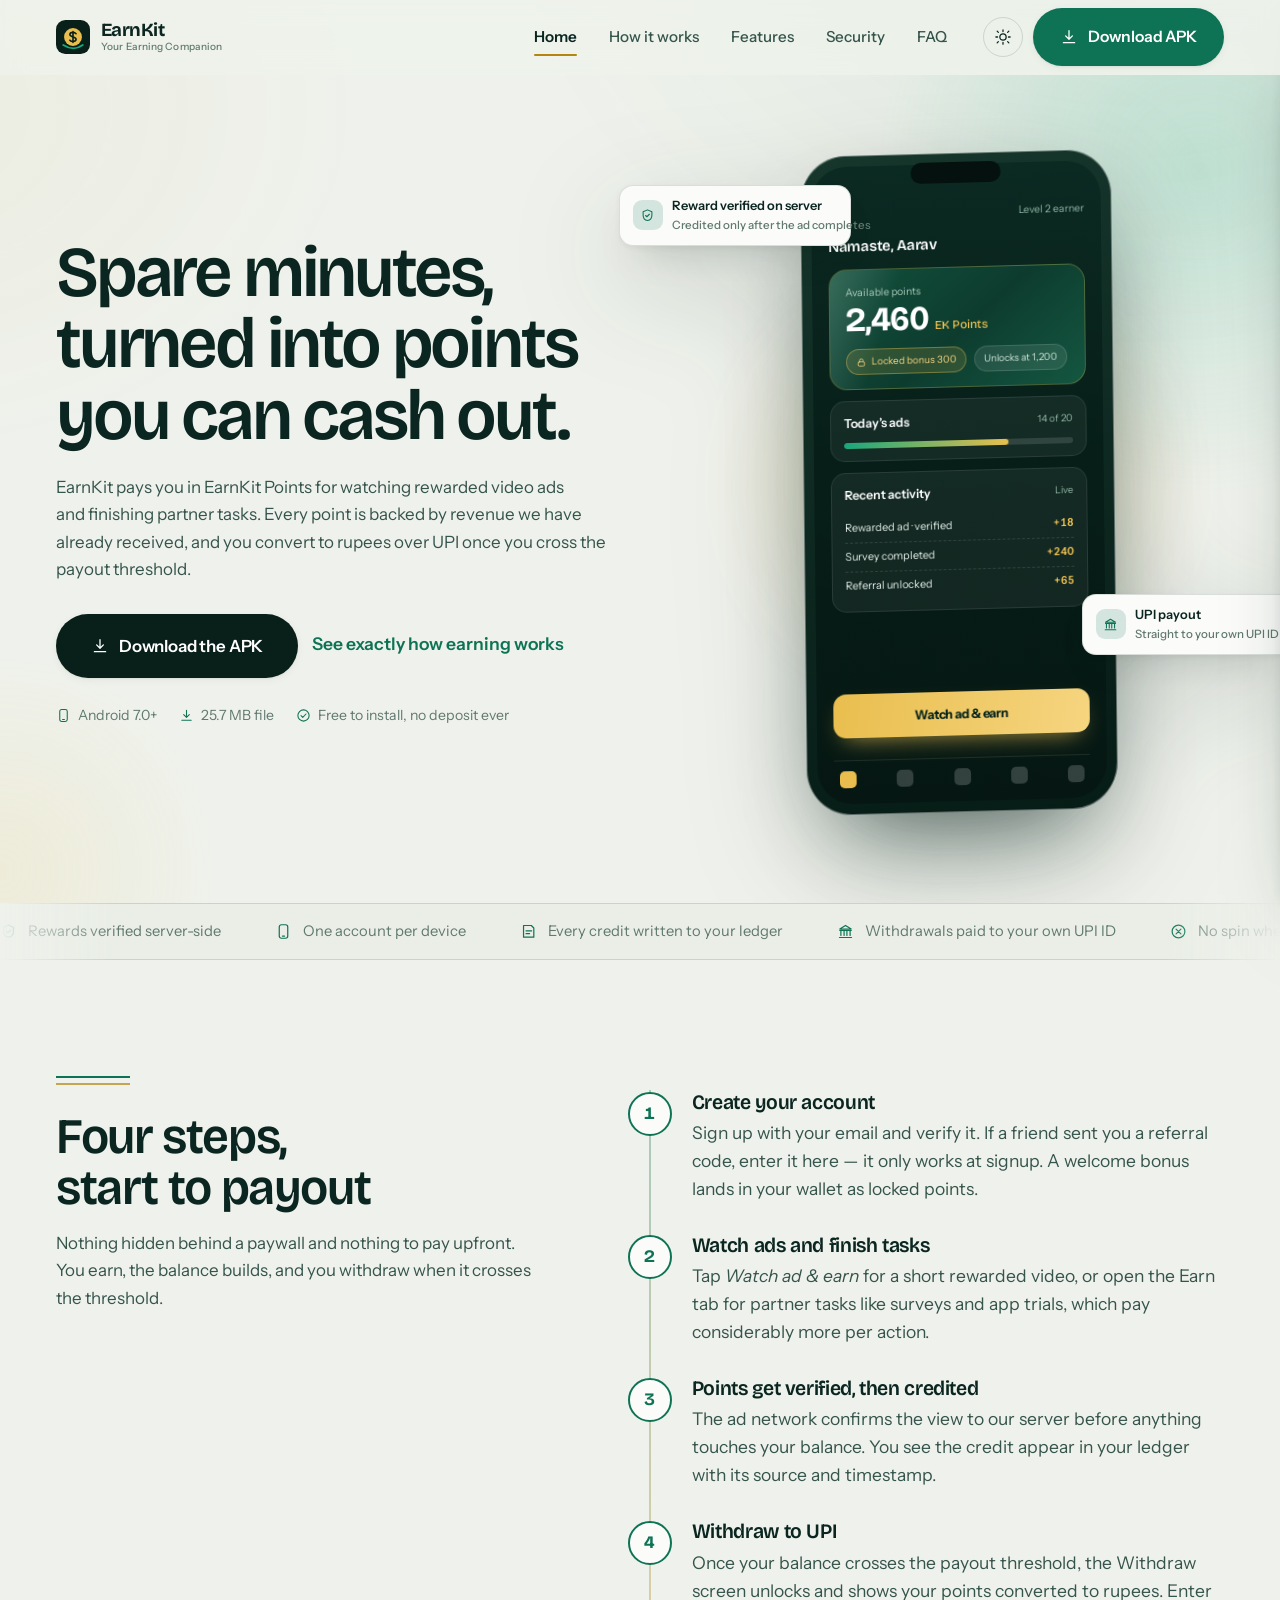
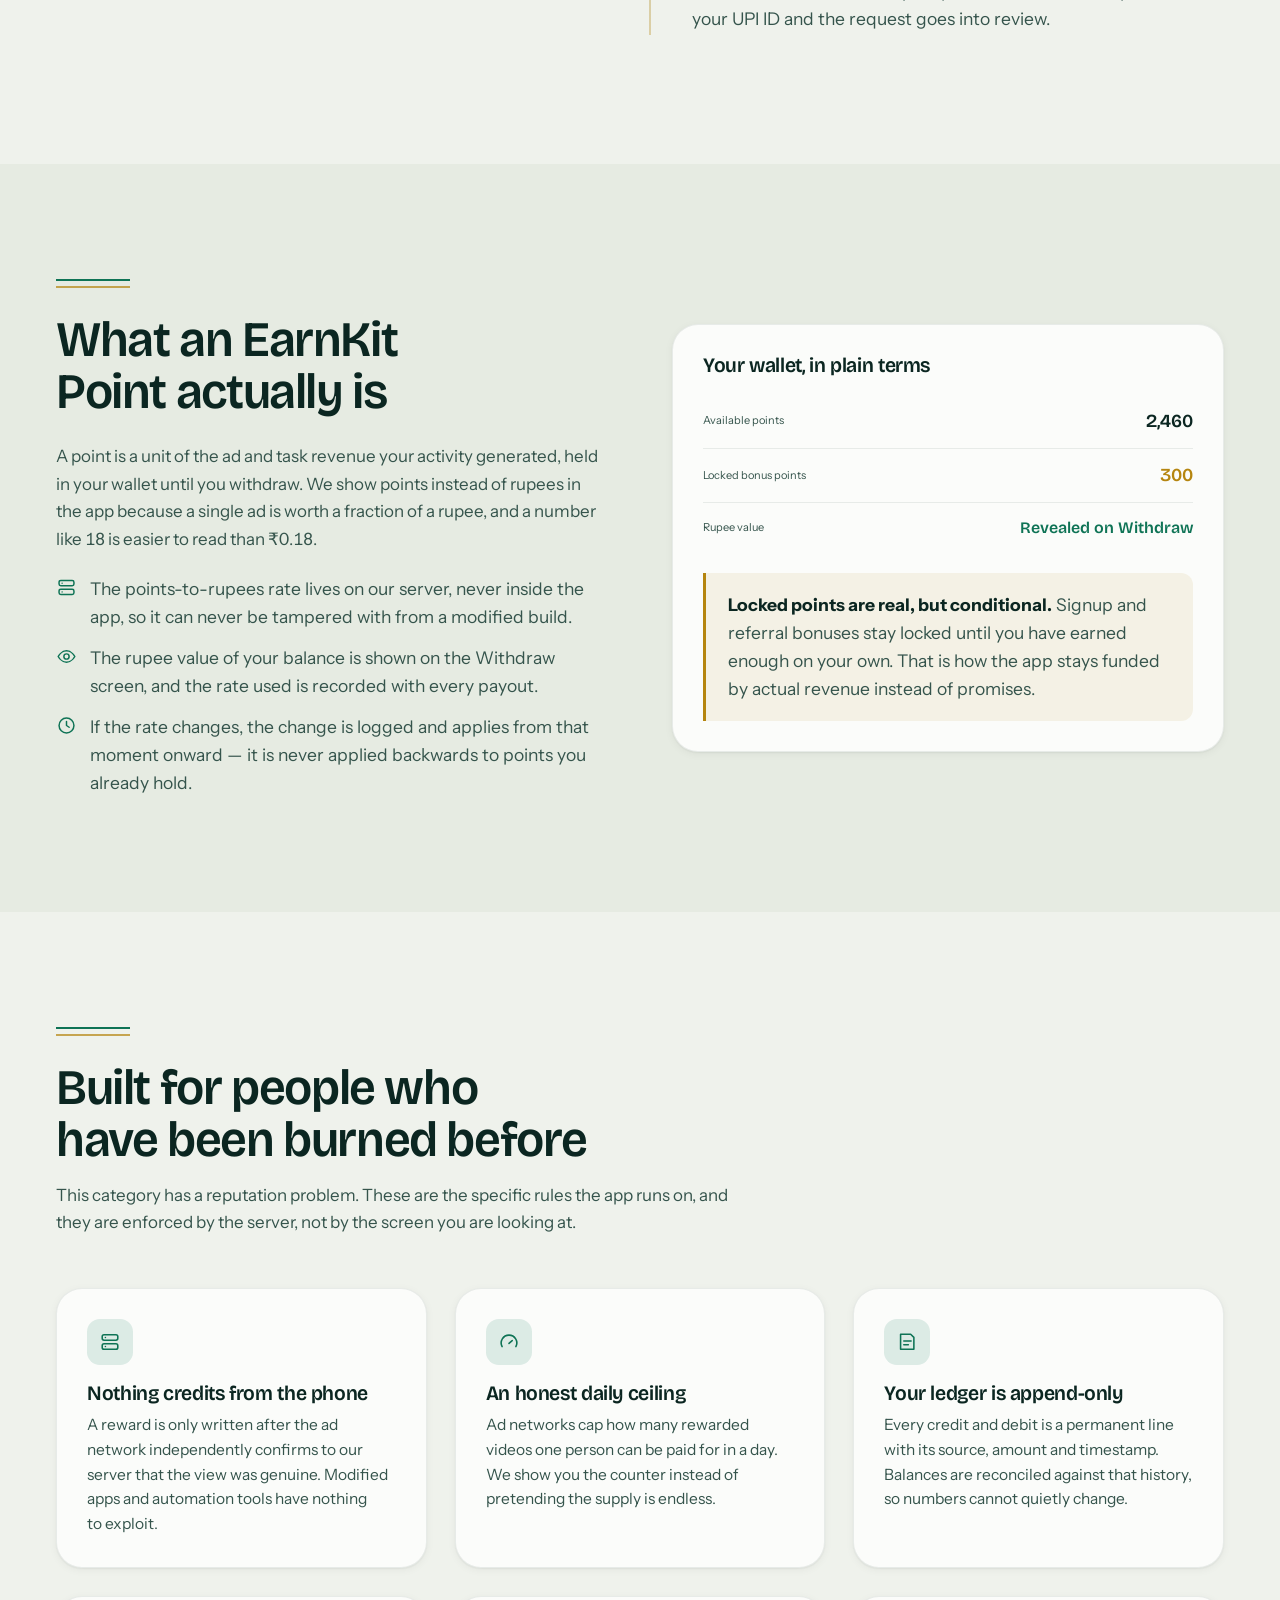
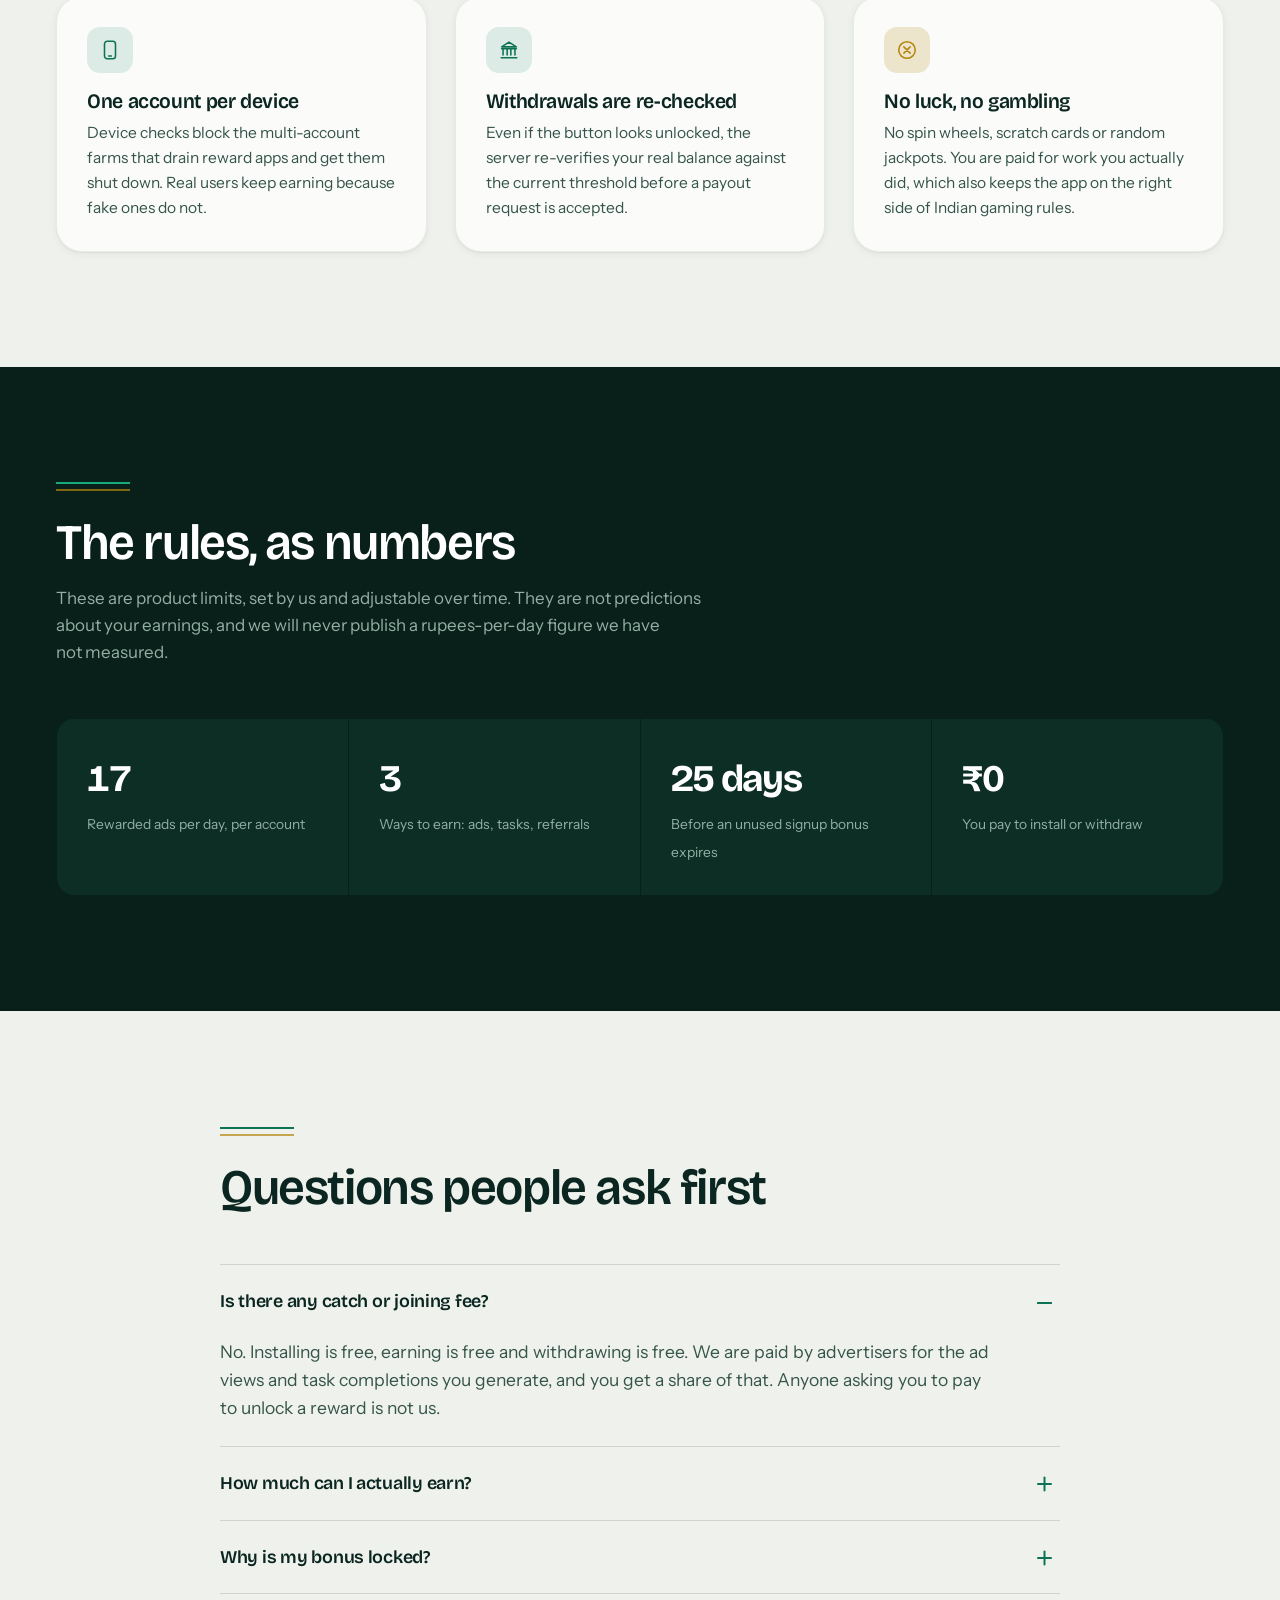
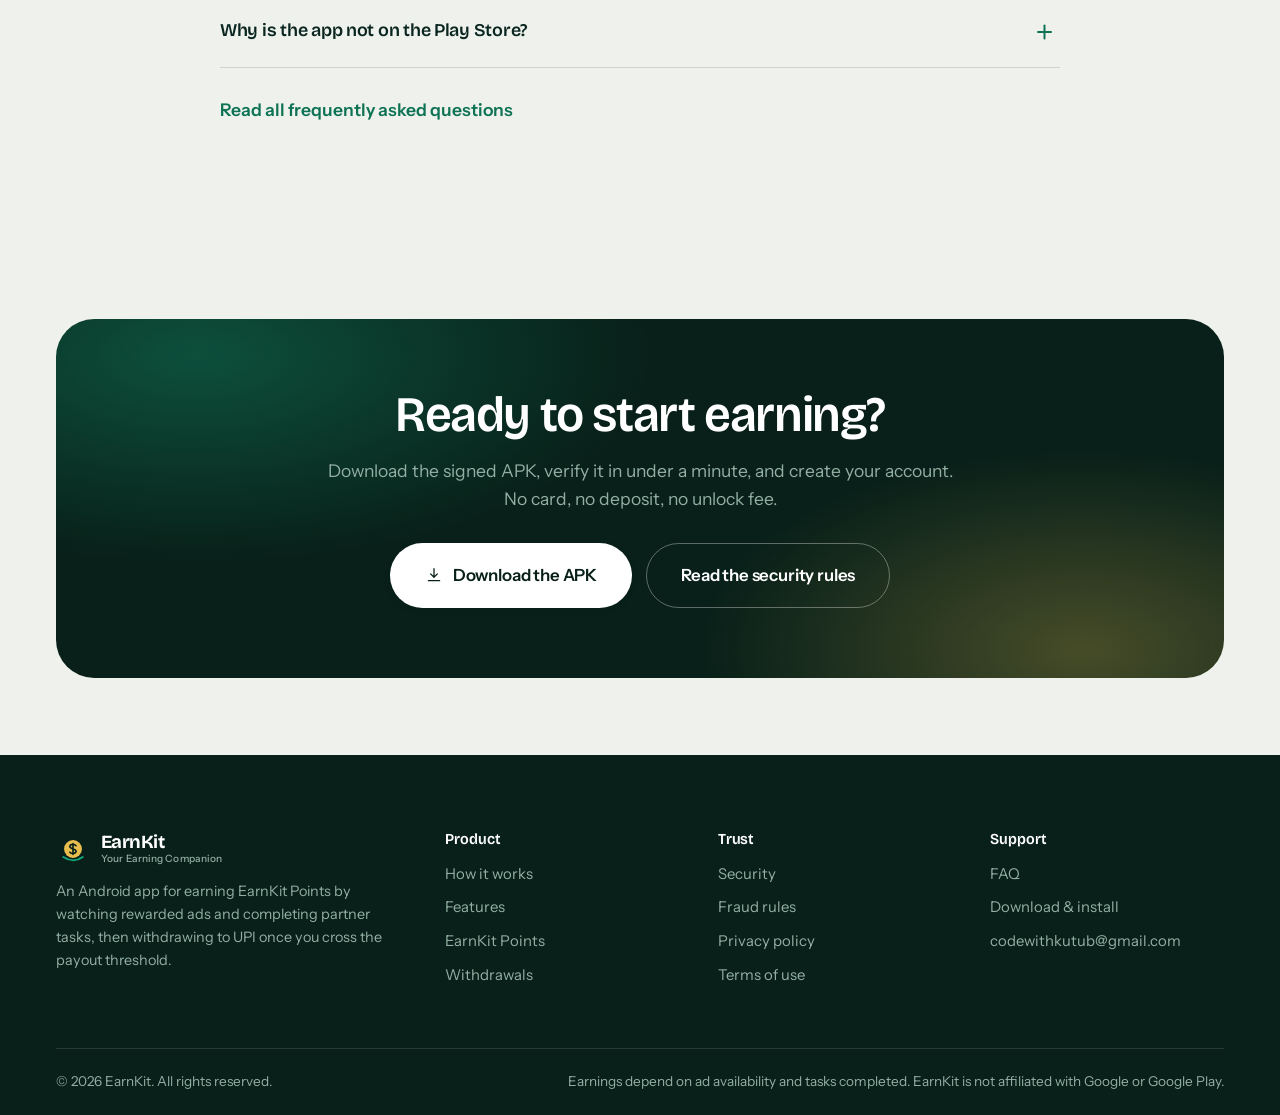
<file: index.html>
<!doctype html>
<html lang="en" data-theme="light">

<head>
  <meta charset="utf-8">
  <meta name="viewport" content="width=device-width, initial-scale=1, viewport-fit=cover">
  <title>EarnKit: Your Earning Companion — earn points from ads and tasks, withdraw to UPI</title>
  <meta name="description"
    content="Watch rewarded ads and complete partner tasks to earn EarnKit Points, then withdraw to UPI. Server-verified rewards, an open ledger, and no deposits ever.">
  <meta name="theme-color" content="#082019">
  <meta name="robots" content="index,follow,max-image-preview:large">
  <meta name="color-scheme" content="light dark">
  <link rel="canonical" href="https://earnkit-site.vercel.app/">
  <meta property="og:type" content="website">
  <meta property="og:site_name" content="EarnKit">
  <meta property="og:title" content="EarnKit: Your Earning Companion — earn points from ads and tasks, withdraw to UPI">
  <meta property="og:description"
    content="Watch rewarded ads and complete partner tasks to earn EarnKit Points, then withdraw to UPI. Server-verified rewards, an open ledger, and no deposits ever.">
  <meta property="og:image" content="https://earnkit-site.vercel.app/assets/img/og-cover.svg">
  <meta name="twitter:card" content="summary_large_image">
  <link rel="manifest" href="site.webmanifest">
  <link rel="icon" href="assets/img/favicon.svg" type="image/svg+xml">
  <link rel="apple-touch-icon" href="assets/img/favicon.svg">
  <link rel="preconnect" href="https://fonts.googleapis.com">
  <link rel="preconnect" href="https://fonts.gstatic.com" crossorigin>
  <link
    href="https://fonts.googleapis.com/css2?family=Bricolage+Grotesque:opsz,wdth,wght@12..96,75..100,400..800&family=Instrument+Sans:ital,wght@0,400..700;1,400&display=swap"
    rel="stylesheet">
  <link rel="stylesheet" href="assets/css/site.css">
  <script>
    // Set theme before first paint so there is no flash.
    try {
      var t = localStorage.getItem('eg-theme');
      if (!t) t = 'light';
      document.documentElement.setAttribute('data-theme', t);
    } catch (e) { }
  </script>
  <script type="application/ld+json">
{"@context":"https://schema.org","@type":"MobileApplication","name":"EarnKit",
 "operatingSystem":"Android","applicationCategory":"LifestyleApplication",
 "offers":{"@type":"Offer","price":"0","priceCurrency":"INR"},
 "description":"Earn EarnKit Points by watching rewarded ads and completing partner tasks, then withdraw to UPI."}
</script>
</head>

<body>
  <a class="skip" href="#main">Skip to content</a>
  <div class="prog" aria-hidden="true"></div>

  <header class="hdr">
    <div class="wrap hdr__in">
      <a class="brand" href="index.html" aria-label="EarnKit home"><svg class="brand__mark" viewBox="0 0 40 40"
          fill="none" aria-hidden="true">
          <rect width="40" height="40" rx="11" fill="#082019" />
          <circle class="coin" cx="20" cy="20" r="10.5" fill="#E9BE4E" />
          <path
            d="M20 13.5v13M23.6 16.1c-.9-1-2.2-1.5-3.6-1.5-2.1 0-3.7 1.1-3.7 2.6 0 3.6 7.3 1.9 7.3 5.5 0 1.5-1.6 2.6-3.7 2.6-1.4 0-2.7-.5-3.6-1.5"
            stroke="#082019" stroke-width="1.9" stroke-linecap="round" />
          <path d="M8.5 29.5c4 2.6 8 3.9 12 3.9s7.4-1.3 11-3.9" stroke="#17A87C" stroke-width="2.2"
            stroke-linecap="round" />
        </svg><span>EarnKit<em>Your Earning Companion</em></span></a>
      <nav class="nav" aria-label="Primary"><a href="index.html" aria-current="page">Home</a><a
          href="how-it-works.html">How it works</a><a href="features.html">Features</a><a
          href="security.html">Security</a><a href="faq.html">FAQ</a></nav>
      <div class="hdr__actions">
        <button class="tgl" type="button" aria-label="Switch theme"><svg class="sun" viewBox="0 0 24 24" fill="none"
            stroke="currentColor" stroke-width="1.7" stroke-linecap="round" stroke-linejoin="round" aria-hidden="true">
            <circle cx="12" cy="12" r="4.2" />
            <path
              d="M12 2.5v2.2M12 19.3v2.2M4.2 4.2l1.6 1.6M18.2 18.2l1.6 1.6M2.5 12h2.2M19.3 12h2.2M4.2 19.8l1.6-1.6M18.2 5.8l1.6-1.6" />
          </svg><svg class="moon" viewBox="0 0 24 24" fill="none" stroke="currentColor" stroke-width="1.7"
            stroke-linecap="round" stroke-linejoin="round" aria-hidden="true">
            <path d="M20 14.5A8.5 8.5 0 019.5 4a8.5 8.5 0 1010.5 10.5z" />
          </svg></button>
        <a class="btn btn--emerald" href="download.html"><svg class="ico" viewBox="0 0 24 24" fill="none"
            stroke="currentColor" stroke-width="1.7" stroke-linecap="round" stroke-linejoin="round" aria-hidden="true">
            <path d="M12 3.5v11M7.5 10.5L12 15l4.5-4.5M4.5 19.5h15" />
          </svg> Download APK</a>
        <button class="burger" type="button" aria-label="Menu" aria-expanded="false" aria-controls="drawer">
          <span></span><span></span><span></span>
        </button>
      </div>
    </div>
  </header>

  <div class="scrim" aria-hidden="true"></div>
  <aside class="drawer" id="drawer" aria-label="Mobile navigation">
    <a href="index.html" aria-current="page">Home</a>
    <a href="how-it-works.html">How it works</a>
    <a href="features.html">Features</a>
    <a href="security.html">Security</a>
    <a href="faq.html">FAQ</a>
    <a href="download.html">Download</a>
    <a class="btn btn--emerald btn--block" href="download.html">Download APK</a>
  </aside>

  <main id="main">

    <section class="hero">
      <div class="wrap hero__grid">
        <div>
          <h1 class="reveal-line">
            <span class="ln"><span>Spare minutes,</span></span>
            <span class="ln"><span style="animation-delay:.09s">turned into points</span></span>
            <span class="ln"><span style="animation-delay:.18s">you can cash out.</span></span>
          </h1>
          <p class="lede hero__lede fade-up" style="animation-delay:.42s">
            EarnKit pays you in EarnKit Points for watching rewarded video ads and finishing partner
            tasks. Every point is backed by revenue we have already received, and you convert to
            rupees over UPI once you cross the payout threshold.
          </p>
          <div class="hero__cta fade-up" style="animation-delay:.52s">
            <a class="btn btn--lg" href="download.html"><svg class="ico" viewBox="0 0 24 24" fill="none"
                stroke="currentColor" stroke-width="1.7" stroke-linecap="round" stroke-linejoin="round"
                aria-hidden="true">
                <path d="M12 3.5v11M7.5 10.5L12 15l4.5-4.5M4.5 19.5h15" />
              </svg> Download the APK</a>
            <a class="linkline" href="how-it-works.html">See exactly how earning works</a>
          </div>
          <div class="hero__meta fade-up" style="animation-delay:.6s">
            <span><svg class="ico" viewBox="0 0 24 24" fill="none" stroke="currentColor" stroke-width="1.7"
                stroke-linecap="round" stroke-linejoin="round" aria-hidden="true">
                <rect x="6" y="2.5" width="12" height="19" rx="3" />
                <path d="M10.5 18.5h3" />
              </svg> Android 7.0+</span>
            <span><svg class="ico" viewBox="0 0 24 24" fill="none" stroke="currentColor" stroke-width="1.7"
                stroke-linecap="round" stroke-linejoin="round" aria-hidden="true">
                <path d="M12 3.5v11M7.5 10.5L12 15l4.5-4.5M4.5 19.5h15" />
              </svg> 25.7 MB file</span>
            <span><svg class="ico" viewBox="0 0 24 24" fill="none" stroke="currentColor" stroke-width="1.7"
                stroke-linecap="round" stroke-linejoin="round" aria-hidden="true">
                <circle cx="12" cy="12" r="9" />
                <path d="M8 12.3l2.8 2.7L16 9.6" />
              </svg> Free to install, no deposit ever</span>
          </div>
        </div>

        <div class="phone-stage">
          <div class="phone-holder">
            <div class="phone" role="img"
              aria-label="EarnKit home screen showing a points balance, a locked signup bonus and the daily ad counter">
              <div class="phone__notch"></div>
              <div class="phone__screen">
                <div class="scr">
                  <div class="scr__top"><span>9:41</span><span>Level 2 earner</span></div>
                  <div class="scr__hi">Namaste, Aarav</div>

                  <div class="balcard">
                    <div class="balcard__lbl">Available points</div>
                    <div class="balcard__val"><span data-ticker="2460">2,460</span><small>EK Points</small></div>
                    <div class="balcard__row">
                      <span class="chip chip--gold"><svg class="ico" viewBox="0 0 24 24" fill="none"
                          stroke="currentColor" stroke-width="1.7" stroke-linecap="round" stroke-linejoin="round"
                          aria-hidden="true">
                          <rect x="5" y="10.5" width="14" height="9.5" rx="2.5" />
                          <path d="M8.2 10.5V8a3.8 3.8 0 017.6 0v2.5" />
                        </svg> Locked bonus 300</span>
                      <span class="chip">Unlocks at 1,200</span>
                    </div>
                  </div>

                  <div class="tile">
                    <div class="tile__hd"><b>Today&rsquo;s ads</b><span>14 of 20</span></div>
                    <div class="bar"><i></i></div>
                  </div>

                  <div class="tile">
                    <div class="tile__hd"><b>Recent activity</b><span>Live</span></div>
                    <div class="ledgerline"><span>Rewarded ad &middot; verified</span><b>+18</b></div>
                    <div class="ledgerline"><span>Survey completed</span><b>+240</b></div>
                    <div class="ledgerline"><span>Referral unlocked</span><b>+65</b></div>
                  </div>

                  <div class="scr__btn">Watch ad &amp; earn</div>
                  <div class="scr__nav"><i></i><i></i><i></i><i></i><i></i></div>
                </div>
              </div>
            </div>
            <div class="fchip fchip--a fchip--float">
              <span class="fchip__dot"><svg class="ico" viewBox="0 0 24 24" fill="none" stroke="currentColor"
                  stroke-width="1.7" stroke-linecap="round" stroke-linejoin="round" aria-hidden="true">
                  <path d="M12 3l7 3v5.5c0 4.2-2.9 7.8-7 8.5-4.1-.7-7-4.3-7-8.5V6l7-3z" />
                  <path d="M9 12l2 2 4-4" />
                </svg></span>
              <span>Reward verified on server<small>Credited only after the ad completes</small></span>
            </div>
            <div class="fchip fchip--b fchip--float">
              <span class="fchip__dot"><svg class="ico" viewBox="0 0 24 24" fill="none" stroke="currentColor"
                  stroke-width="1.7" stroke-linecap="round" stroke-linejoin="round" aria-hidden="true">
                  <path d="M4 10.5h16M5.5 10.5v7M10 10.5v7M14 10.5v7M18.5 10.5v7M3.5 20.5h17M12 3.5l8 5H4l8-5z" />
                </svg></span>
              <span>UPI payout<small>Straight to your own UPI ID</small></span>
            </div>
          </div>
        </div>
      </div>
    </section>

    <div class="mq" aria-hidden="true">
      <div class="mq__track">
        <span><svg class="ico" viewBox="0 0 24 24" fill="none" stroke="currentColor" stroke-width="1.7"
            stroke-linecap="round" stroke-linejoin="round" aria-hidden="true">
            <path d="M12 3l7 3v5.5c0 4.2-2.9 7.8-7 8.5-4.1-.7-7-4.3-7-8.5V6l7-3z" />
            <path d="M9 12l2 2 4-4" />
          </svg> Rewards verified server-side</span>
        <span><svg class="ico" viewBox="0 0 24 24" fill="none" stroke="currentColor" stroke-width="1.7"
            stroke-linecap="round" stroke-linejoin="round" aria-hidden="true">
            <rect x="6" y="2.5" width="12" height="19" rx="3" />
            <path d="M10.5 18.5h3" />
          </svg> One account per device</span>
        <span><svg class="ico" viewBox="0 0 24 24" fill="none" stroke="currentColor" stroke-width="1.7"
            stroke-linecap="round" stroke-linejoin="round" aria-hidden="true">
            <path d="M5 3.5h11l3.5 3.5v13H5z" />
            <path d="M8.5 11h8M8.5 15h5" />
          </svg> Every credit written to your ledger</span>
        <span><svg class="ico" viewBox="0 0 24 24" fill="none" stroke="currentColor" stroke-width="1.7"
            stroke-linecap="round" stroke-linejoin="round" aria-hidden="true">
            <path d="M4 10.5h16M5.5 10.5v7M10 10.5v7M14 10.5v7M18.5 10.5v7M3.5 20.5h17M12 3.5l8 5H4l8-5z" />
          </svg> Withdrawals paid to your own UPI ID</span>
        <span><svg class="ico" viewBox="0 0 24 24" fill="none" stroke="currentColor" stroke-width="1.7"
            stroke-linecap="round" stroke-linejoin="round" aria-hidden="true">
            <circle cx="12" cy="12" r="9" />
            <path d="M8.6 8.6l6.8 6.8M15.4 8.6l-6.8 6.8" />
          </svg> No spin wheels, no lottery mechanics</span>
        <span><svg class="ico" viewBox="0 0 24 24" fill="none" stroke="currentColor" stroke-width="1.7"
            stroke-linecap="round" stroke-linejoin="round" aria-hidden="true">
            <path d="M12 3l7 3v5.5c0 4.2-2.9 7.8-7 8.5-4.1-.7-7-4.3-7-8.5V6l7-3z" />
            <path d="M9 12l2 2 4-4" />
          </svg> Rewards verified server-side</span>
        <span><svg class="ico" viewBox="0 0 24 24" fill="none" stroke="currentColor" stroke-width="1.7"
            stroke-linecap="round" stroke-linejoin="round" aria-hidden="true">
            <rect x="6" y="2.5" width="12" height="19" rx="3" />
            <path d="M10.5 18.5h3" />
          </svg> One account per device</span>
        <span><svg class="ico" viewBox="0 0 24 24" fill="none" stroke="currentColor" stroke-width="1.7"
            stroke-linecap="round" stroke-linejoin="round" aria-hidden="true">
            <path d="M5 3.5h11l3.5 3.5v13H5z" />
            <path d="M8.5 11h8M8.5 15h5" />
          </svg> Every credit written to your ledger</span>
        <span><svg class="ico" viewBox="0 0 24 24" fill="none" stroke="currentColor" stroke-width="1.7"
            stroke-linecap="round" stroke-linejoin="round" aria-hidden="true">
            <path d="M4 10.5h16M5.5 10.5v7M10 10.5v7M14 10.5v7M18.5 10.5v7M3.5 20.5h17M12 3.5l8 5H4l8-5z" />
          </svg> Withdrawals paid to your own UPI ID</span>
        <span><svg class="ico" viewBox="0 0 24 24" fill="none" stroke="currentColor" stroke-width="1.7"
            stroke-linecap="round" stroke-linejoin="round" aria-hidden="true">
            <circle cx="12" cy="12" r="9" />
            <path d="M8.6 8.6l6.8 6.8M15.4 8.6l-6.8 6.8" />
          </svg> No spin wheels, no lottery mechanics</span>
      </div>
    </div>

    <section>
      <div class="wrap">
        <div class="split">
          <div class="head r">
            <div class="rule"></div>
            <h2>Four steps, start to payout</h2>
            <p class="lede">Nothing hidden behind a paywall and nothing to pay upfront. You earn, the
              balance builds, and you withdraw when it crosses the threshold.</p>
          </div>
          <div class="rail">
            <div class="step r">
              <div class="step__dot">1</div>
              <div>
                <h3>Create your account</h3>
                <p>Sign up with your email and verify it. If a friend sent you a referral code, enter it
                  here &mdash; it only works at signup. A welcome bonus lands in your wallet as locked points.</p>
              </div>
            </div>
            <div class="step r" data-d="1">
              <div class="step__dot">2</div>
              <div>
                <h3>Watch ads and finish tasks</h3>
                <p>Tap <em>Watch ad &amp; earn</em> for a short rewarded video, or open the Earn tab for
                  partner tasks like surveys and app trials, which pay considerably more per action.</p>
              </div>
            </div>
            <div class="step r" data-d="2">
              <div class="step__dot">3</div>
              <div>
                <h3>Points get verified, then credited</h3>
                <p>The ad network confirms the view to our server before anything touches your balance.
                  You see the credit appear in your ledger with its source and timestamp.</p>
              </div>
            </div>
            <div class="step r" data-d="3">
              <div class="step__dot">4</div>
              <div>
                <h3>Withdraw to UPI</h3>
                <p>Once your balance crosses the payout threshold, the Withdraw screen unlocks and shows
                  your points converted to rupees. Enter your UPI ID and the request goes into review.</p>
              </div>
            </div>
          </div>
        </div>
      </div>
    </section>

    <section class="band--paper2" id="points">
      <div class="wrap">
        <div class="grid g2" style="align-items:center;gap:clamp(30px,5vw,70px)">
          <div class="r">
            <div class="head" style="margin-bottom:26px">
              <div class="rule"></div>
              <h2>What an EarnKit Point actually is</h2>
            </div>
            <p class="lede" style="margin-bottom:22px">A point is a unit of the ad and task revenue
              your activity generated, held in your wallet until you withdraw. We show points instead of
              rupees in the app because a single ad is worth a fraction of a rupee, and a number like
              <span class="num">18</span> is easier to read than <span class="num">&#8377;0.18</span>.
            </p>
            <ul class="ticks">
              <li><svg class="ico" viewBox="0 0 24 24" fill="none" stroke="currentColor" stroke-width="1.7"
                  stroke-linecap="round" stroke-linejoin="round" aria-hidden="true">
                  <rect x="3.5" y="4" width="17" height="6" rx="2" />
                  <rect x="3.5" y="14" width="17" height="6" rx="2" />
                  <path d="M7 7h.01M7 17h.01" />
                </svg><span>The points-to-rupees rate lives on our server, never inside the app, so it can never be
                  tampered with from a modified build.</span></li>
              <li><svg class="ico" viewBox="0 0 24 24" fill="none" stroke="currentColor" stroke-width="1.7"
                  stroke-linecap="round" stroke-linejoin="round" aria-hidden="true">
                  <path d="M2.5 12S6 5.5 12 5.5 21.5 12 21.5 12 18 18.5 12 18.5 2.5 12 2.5 12z" />
                  <circle cx="12" cy="12" r="3" />
                </svg><span>The rupee value of your balance is shown on the Withdraw screen, and the rate used is
                  recorded with every payout.</span></li>
              <li><svg class="ico" viewBox="0 0 24 24" fill="none" stroke="currentColor" stroke-width="1.7"
                  stroke-linecap="round" stroke-linejoin="round" aria-hidden="true">
                  <circle cx="12" cy="12" r="8.5" />
                  <path d="M12 7.5V12l3 2" />
                </svg><span>If the rate changes, the change is logged and applies from that moment onward &mdash; it is
                  never applied backwards to points you already hold.</span></li>
            </ul>
          </div>
          <div class="r" data-d="1">
            <div class="card">
              <h3 style="margin-bottom:18px">Your wallet, in plain terms</h3>
              <div class="ledgerline"
                style="color:var(--ink-2);border:0;padding:12px 0;border-bottom:1px solid var(--line-soft);display:flex;justify-content:space-between">
                <span>Available points</span><b class="num"
                  style="color:var(--ink);font-family:var(--display);font-size:1.15rem">2,460</b>
              </div>
              <div class="ledgerline"
                style="color:var(--ink-2);border:0;padding:12px 0;border-bottom:1px solid var(--line-soft);display:flex;justify-content:space-between">
                <span>Locked bonus points</span><b class="num"
                  style="color:var(--gold);font-family:var(--display);font-size:1.15rem">300</b>
              </div>
              <div class="ledgerline"
                style="color:var(--ink-2);border:0;padding:12px 0;display:flex;justify-content:space-between">
                <span>Rupee value</span><b
                  style="color:var(--emerald);font-family:var(--display);font-size:1rem;font-weight:600">Revealed on
                  Withdraw</b>
              </div>
              <div class="note" style="margin-top:20px">
                <b>Locked points are real, but conditional.</b> Signup and referral bonuses stay locked
                until you have earned enough on your own. That is how the app stays funded by actual
                revenue instead of promises.
              </div>
            </div>
          </div>
        </div>
      </div>
    </section>

    <section>
      <div class="wrap">
        <div class="head r">
          <div class="rule"></div>
          <h2>Built for people who have been burned before</h2>
          <p class="lede">This category has a reputation problem. These are the specific rules the app
            runs on, and they are enforced by the server, not by the screen you are looking at.</p>
        </div>
        <div class="grid g3">
          <article class="card card--lift r">
            <div class="card__ico"><svg class="ico" viewBox="0 0 24 24" fill="none" stroke="currentColor"
                stroke-width="1.7" stroke-linecap="round" stroke-linejoin="round" aria-hidden="true">
                <rect x="3.5" y="4" width="17" height="6" rx="2" />
                <rect x="3.5" y="14" width="17" height="6" rx="2" />
                <path d="M7 7h.01M7 17h.01" />
              </svg></div>
            <h3>Nothing credits from the phone</h3>
            <p>A reward is only written after the ad network independently confirms to our server that
              the view was genuine. Modified apps and automation tools have nothing to exploit.</p>
          </article>
          <article class="card card--lift r" data-d="1">
            <div class="card__ico"><svg class="ico" viewBox="0 0 24 24" fill="none" stroke="currentColor"
                stroke-width="1.7" stroke-linecap="round" stroke-linejoin="round" aria-hidden="true">
                <path d="M4.5 17a8.5 8.5 0 1115 0" />
                <path d="M12 13.5l3.5-3" />
              </svg></div>
            <h3>An honest daily ceiling</h3>
            <p>Ad networks cap how many rewarded videos one person can be paid for in a day. We show you
              the counter instead of pretending the supply is endless.</p>
          </article>
          <article class="card card--lift r" data-d="2">
            <div class="card__ico"><svg class="ico" viewBox="0 0 24 24" fill="none" stroke="currentColor"
                stroke-width="1.7" stroke-linecap="round" stroke-linejoin="round" aria-hidden="true">
                <path d="M5 3.5h11l3.5 3.5v13H5z" />
                <path d="M8.5 11h8M8.5 15h5" />
              </svg></div>
            <h3>Your ledger is append-only</h3>
            <p>Every credit and debit is a permanent line with its source, amount and timestamp. Balances
              are reconciled against that history, so numbers cannot quietly change.</p>
          </article>
          <article class="card card--lift r" data-d="1">
            <div class="card__ico"><svg class="ico" viewBox="0 0 24 24" fill="none" stroke="currentColor"
                stroke-width="1.7" stroke-linecap="round" stroke-linejoin="round" aria-hidden="true">
                <rect x="6" y="2.5" width="12" height="19" rx="3" />
                <path d="M10.5 18.5h3" />
              </svg></div>
            <h3>One account per device</h3>
            <p>Device checks block the multi-account farms that drain reward apps and get them shut down.
              Real users keep earning because fake ones do not.</p>
          </article>
          <article class="card card--lift r" data-d="2">
            <div class="card__ico"><svg class="ico" viewBox="0 0 24 24" fill="none" stroke="currentColor"
                stroke-width="1.7" stroke-linecap="round" stroke-linejoin="round" aria-hidden="true">
                <path d="M4 10.5h16M5.5 10.5v7M10 10.5v7M14 10.5v7M18.5 10.5v7M3.5 20.5h17M12 3.5l8 5H4l8-5z" />
              </svg></div>
            <h3>Withdrawals are re-checked</h3>
            <p>Even if the button looks unlocked, the server re-verifies your real balance against the
              current threshold before a payout request is accepted.</p>
          </article>
          <article class="card card--lift r card--gold" data-d="3">
            <div class="card__ico"><svg class="ico" viewBox="0 0 24 24" fill="none" stroke="currentColor"
                stroke-width="1.7" stroke-linecap="round" stroke-linejoin="round" aria-hidden="true">
                <circle cx="12" cy="12" r="9" />
                <path d="M8.6 8.6l6.8 6.8M15.4 8.6l-6.8 6.8" />
              </svg></div>
            <h3>No luck, no gambling</h3>
            <p>No spin wheels, scratch cards or random jackpots. You are paid for work you actually did,
              which also keeps the app on the right side of Indian gaming rules.</p>
          </article>
        </div>
      </div>
    </section>

    <section class="band--pine">
      <div class="wrap">
        <div class="head r head--wide">
          <div class="rule"></div>
          <h2>The rules, as numbers</h2>
          <p class="lede">These are product limits, set by us and adjustable over time. They are not
            predictions about your earnings, and we will never publish a rupees-per-day figure we have
            not measured.</p>
        </div>
        <div class="stats r">
          <div class="stat"><b class="num" data-count="20">0</b><span>Rewarded ads per day, per account</span></div>
          <div class="stat"><b class="num" data-count="3">0</b><span>Ways to earn: ads, tasks, referrals</span></div>
          <div class="stat"><b class="num" data-count="30" data-suf=" days">0</b><span>Before an unused signup bonus
              expires</span></div>
          <div class="stat"><b class="num" data-count="0" data-pre="&#8377;">0</b><span>You pay to install or
              withdraw</span></div>
        </div>
      </div>
    </section>

    <section>
      <div class="wrap wrap--narrow">
        <div class="head r">
          <div class="rule"></div>
          <h2>Questions people ask first</h2>
        </div>
        <div class="acc r">
          <details open>
            <summary>Is there any catch or joining fee?</summary>
            <div class="acc__body">
              <p>No. Installing is free, earning is free and withdrawing is free.
                We are paid by advertisers for the ad views and task completions you generate, and you get a
                share of that. Anyone asking you to pay to unlock a reward is not us.</p>
            </div>
          </details>
          <details>
            <summary>How much can I actually earn?</summary>
            <div class="acc__body">
              <p>It depends on how many rewarded ads are available to you on a given
                day and which partner tasks you complete &mdash; tasks pay far more than ads. We deliberately
                do not print a rupees-per-day number, because it would vary by person and would be a guess.</p>
            </div>
          </details>
          <details>
            <summary>Why is my bonus locked?</summary>
            <div class="acc__body">
              <p>Signup and referral bonuses are funded by real revenue, so they
                unlock once you have earned enough on your own. Your wallet shows the unlock target, and the
                merge into your available balance is automatic.</p>
            </div>
          </details>
          <details>
            <summary>Why is the app not on the Play Store?</summary>
            <div class="acc__body">
              <p>EarnKit is currently available on Xiaomi GetApps and as a signed APK from this site, while the app is in its early
                release. The download page explains how to verify the file and install it safely.</p>
            </div>
          </details>
        </div>
        <p class="r" style="margin-top:28px"><a class="linkline" href="faq.html">Read all frequently asked questions</a>
        </p>
      </div>
    </section>

    <section class="tight">
      <div class="wrap">
        <div class="cta r">
          <h2>Ready to start earning?</h2>
          <p>Download the signed APK, verify it in under a minute, and create your account. No card, no deposit, no
            unlock fee.</p>
          <div class="cta__row">
            <a class="btn btn--lg" href="download.html"><svg class="ico" viewBox="0 0 24 24" fill="none"
                stroke="currentColor" stroke-width="1.7" stroke-linecap="round" stroke-linejoin="round"
                aria-hidden="true">
                <path d="M12 3.5v11M7.5 10.5L12 15l4.5-4.5M4.5 19.5h15" />
              </svg> Download the APK</a>
            <a class="btn btn--lg btn--ghost" href="security.html">Read the security rules</a>
          </div>
        </div>
      </div>
    </section>
  </main>

  <footer class="ftr">
    <div class="wrap">
      <div class="ftr__grid">
        <div>
          <a class="brand" href="index.html"><svg class="brand__mark" viewBox="0 0 40 40" fill="none"
              aria-hidden="true">
              <rect width="40" height="40" rx="11" fill="#082019" />
              <circle class="coin" cx="20" cy="20" r="10.5" fill="#E9BE4E" />
              <path
                d="M20 13.5v13M23.6 16.1c-.9-1-2.2-1.5-3.6-1.5-2.1 0-3.7 1.1-3.7 2.6 0 3.6 7.3 1.9 7.3 5.5 0 1.5-1.6 2.6-3.7 2.6-1.4 0-2.7-.5-3.6-1.5"
                stroke="#082019" stroke-width="1.9" stroke-linecap="round" />
              <path d="M8.5 29.5c4 2.6 8 3.9 12 3.9s7.4-1.3 11-3.9" stroke="#17A87C" stroke-width="2.2"
                stroke-linecap="round" />
            </svg><span>EarnKit<em>Your Earning Companion</em></span></a>
          <p class="ftr__note">An Android app for earning EarnKit Points by watching rewarded ads and completing partner
            tasks, then withdrawing to UPI once you cross the payout threshold.</p>
        </div>
        <div>
          <h4>Product</h4>
          <ul>
            <li><a href="how-it-works.html">How it works</a></li>
            <li><a href="features.html">Features</a></li>
            <li><a href="how-it-works.html#points">EarnKit Points</a></li>
            <li><a href="how-it-works.html#withdraw">Withdrawals</a></li>
          </ul>
        </div>
        <div>
          <h4>Trust</h4>
          <ul>
            <li><a href="security.html">Security</a></li>
            <li><a href="security.html#fraud">Fraud rules</a></li>
            <li><a href="privacy.html">Privacy policy</a></li>
            <li><a href="terms.html">Terms of use</a></li>
          </ul>
        </div>
        <div>
          <h4>Support</h4>
          <ul>
            <li><a href="faq.html">FAQ</a></li>
            <li><a href="download.html">Download &amp; install</a></li>
            <li><a href="mailto:codewithkutub@gmail.com">codewithkutub@gmail.com</a></li>
          </ul>
        </div>
      </div>
      <div class="ftr__bar">
        <span>&copy; <span data-year>2026</span> EarnKit. All rights reserved.</span>
        <span>Earnings depend on ad availability and tasks completed. EarnKit is not affiliated with Google or Google
          Play.</span>
      </div>
    </div>
  </footer>

  <script src="assets/js/site.js" defer></script>
</body>

</html>
</file>
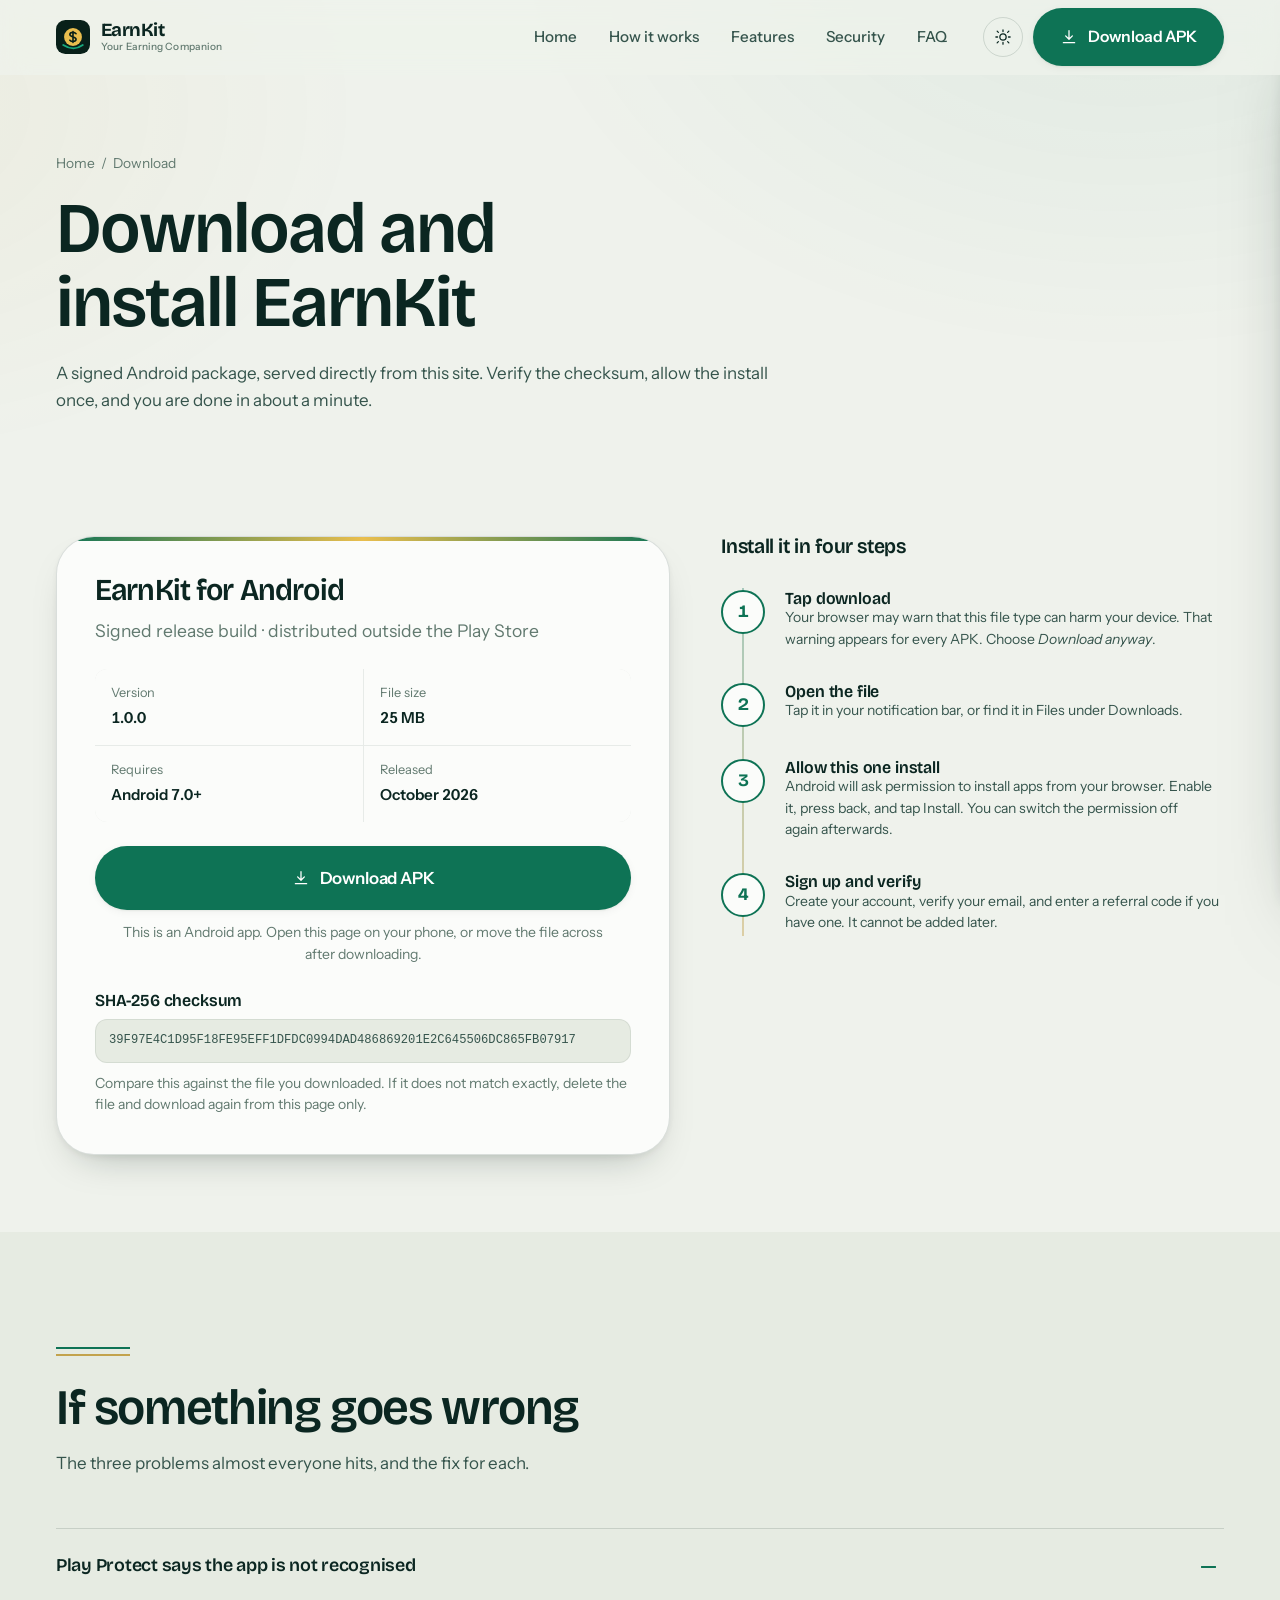
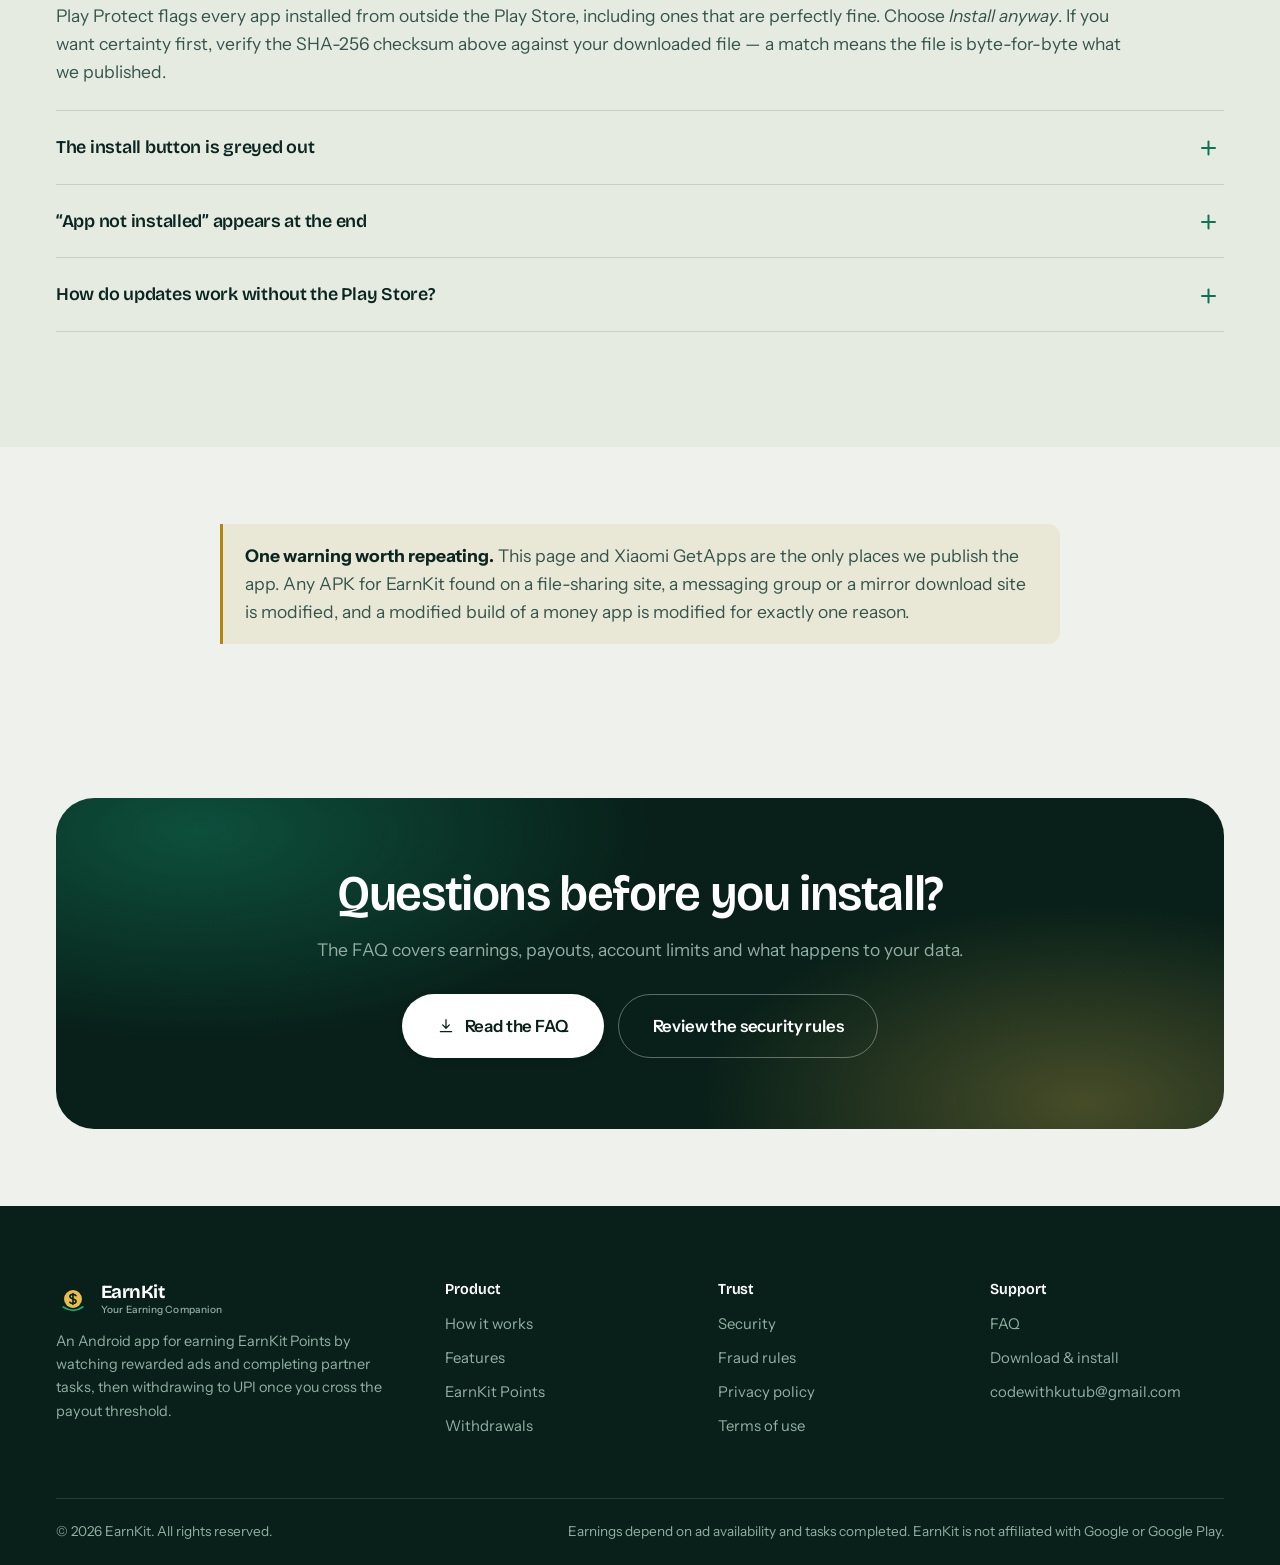
<file: download.html>
<!doctype html>
<html lang="en" data-theme="light">

<head>
  <meta charset="utf-8">
  <meta name="viewport" content="width=device-width, initial-scale=1, viewport-fit=cover">
  <title>Download the Android APK — EarnKit</title>
  <meta name="description"
    content="Download the signed EarnKit APK, verify the SHA-256 checksum, and install in four steps. Requires Android 7.0+.">
  <meta name="theme-color" content="#082019">
  <meta name="robots" content="index,follow,max-image-preview:large">
  <meta name="color-scheme" content="light dark">
  <link rel="canonical" href="https://earnkit-site.vercel.app/download.html">
  <meta property="og:type" content="website">
  <meta property="og:site_name" content="EarnKit">
  <meta property="og:title" content="Download the Android APK — EarnKit">
  <meta property="og:description"
    content="Download the signed EarnKit APK, verify the SHA-256 checksum, and install in four steps. Requires Android 7.0+.">
  <meta property="og:image" content="https://earnkit-site.vercel.app/assets/img/og-cover.svg">
  <meta name="twitter:card" content="summary_large_image">
  <link rel="manifest" href="site.webmanifest">
  <link rel="icon" href="assets/img/favicon.svg" type="image/svg+xml">
  <link rel="apple-touch-icon" href="assets/img/favicon.svg">
  <link rel="preconnect" href="https://fonts.googleapis.com">
  <link rel="preconnect" href="https://fonts.gstatic.com" crossorigin>
  <link
    href="https://fonts.googleapis.com/css2?family=Bricolage+Grotesque:opsz,wdth,wght@12..96,75..100,400..800&family=Instrument+Sans:ital,wght@0,400..700;1,400&display=swap"
    rel="stylesheet">
  <link rel="stylesheet" href="assets/css/site.css">
  <script>
    // Set theme before first paint so there is no flash.
    try {
      var t = localStorage.getItem('eg-theme');
      if (!t) t = 'light';
      document.documentElement.setAttribute('data-theme', t);
    } catch (e) { }
  </script>

</head>

<body>
  <a class="skip" href="#main">Skip to content</a>
  <div class="prog" aria-hidden="true"></div>

  <header class="hdr">
    <div class="wrap hdr__in">
      <a class="brand" href="index.html" aria-label="EarnKit home"><svg class="brand__mark" viewBox="0 0 40 40"
          fill="none" aria-hidden="true">
          <rect width="40" height="40" rx="11" fill="#082019" />
          <circle class="coin" cx="20" cy="20" r="10.5" fill="#E9BE4E" />
          <path
            d="M20 13.5v13M23.6 16.1c-.9-1-2.2-1.5-3.6-1.5-2.1 0-3.7 1.1-3.7 2.6 0 3.6 7.3 1.9 7.3 5.5 0 1.5-1.6 2.6-3.7 2.6-1.4 0-2.7-.5-3.6-1.5"
            stroke="#082019" stroke-width="1.9" stroke-linecap="round" />
          <path d="M8.5 29.5c4 2.6 8 3.9 12 3.9s7.4-1.3 11-3.9" stroke="#17A87C" stroke-width="2.2"
            stroke-linecap="round" />
        </svg><span>EarnKit<em>Your Earning Companion</em></span></a>
      <nav class="nav" aria-label="Primary"><a href="index.html">Home</a><a href="how-it-works.html">How it works</a><a
          href="features.html">Features</a><a href="security.html">Security</a><a href="faq.html">FAQ</a></nav>
      <div class="hdr__actions">
        <button class="tgl" type="button" aria-label="Switch theme"><svg class="sun" viewBox="0 0 24 24" fill="none"
            stroke="currentColor" stroke-width="1.7" stroke-linecap="round" stroke-linejoin="round" aria-hidden="true">
            <circle cx="12" cy="12" r="4.2" />
            <path
              d="M12 2.5v2.2M12 19.3v2.2M4.2 4.2l1.6 1.6M18.2 18.2l1.6 1.6M2.5 12h2.2M19.3 12h2.2M4.2 19.8l1.6-1.6M18.2 5.8l1.6-1.6" />
          </svg><svg class="moon" viewBox="0 0 24 24" fill="none" stroke="currentColor" stroke-width="1.7"
            stroke-linecap="round" stroke-linejoin="round" aria-hidden="true">
            <path d="M20 14.5A8.5 8.5 0 019.5 4a8.5 8.5 0 1010.5 10.5z" />
          </svg></button>
        <a class="btn btn--emerald" href="download.html"><svg class="ico" viewBox="0 0 24 24" fill="none"
            stroke="currentColor" stroke-width="1.7" stroke-linecap="round" stroke-linejoin="round" aria-hidden="true">
            <path d="M12 3.5v11M7.5 10.5L12 15l4.5-4.5M4.5 19.5h15" />
          </svg> Download APK</a>
        <button class="burger" type="button" aria-label="Menu" aria-expanded="false" aria-controls="drawer">
          <span></span><span></span><span></span>
        </button>
      </div>
    </div>
  </header>

  <div class="scrim" aria-hidden="true"></div>
  <aside class="drawer" id="drawer" aria-label="Mobile navigation">
    <a href="index.html">Home</a>
    <a href="how-it-works.html">How it works</a>
    <a href="features.html">Features</a>
    <a href="security.html">Security</a>
    <a href="faq.html">FAQ</a>
    <a href="download.html">Download</a>
    <a class="btn btn--emerald btn--block" href="download.html">Download APK</a>
  </aside>

  <main id="main">

    <section class="phead">
      <div class="wrap">
        <p class="crumb"><a href="index.html">Home</a> &nbsp;/&nbsp; Download</p>
        <h1 class="fade-up">Download and install EarnKit</h1>
        <p class="lede fade-up" style="animation-delay:.1s">A signed Android package, served directly from this site.
          Verify the checksum, allow the install once, and you are done in about a minute.</p>
      </div>
    </section>
    <section class="tight">
      <div class="wrap">
        <div class="dl">
          <div class="dlcard r">
            <h2 style="font-size:clamp(1.5rem,2.4vw,1.9rem);margin-bottom:10px">EarnKit for Android</h2>
            <p class="muted">Signed release build &middot; distributed outside the Play Store</p>

            <dl class="dlcard__meta">
              <div>
                <dt>Version</dt>
                <dd>1.0.0</dd>
              </div>
              <div>
                <dt>File size</dt>
                <dd>25 MB</dd>
              </div>
              <div>
                <dt>Requires</dt>
                <dd>Android 7.0+</dd>
              </div>
              <div>
                <dt>Released</dt>
                <dd>October 2026</dd>
              </div>
            </dl>

            <a class="btn btn--lg btn--block btn--emerald" href="https://earnkit-backend.vercel.app/earnkit.apk"
              data-download>
              <svg class="ico" viewBox="0 0 24 24" fill="none" stroke="currentColor" stroke-width="1.7"
                stroke-linecap="round" stroke-linejoin="round" aria-hidden="true">
                <path d="M12 3.5v11M7.5 10.5L12 15l4.5-4.5M4.5 19.5h15" />
              </svg> Download APK
            </a>
            <p class="small muted" style="margin-top:12px;text-align:center" data-device-hint>
              Android app. Open this page on your phone for the smoothest install.
            </p>

            <h4 style="margin:26px 0 10px">SHA-256 checksum</h4>
            <div class="hashbox">
              <span>39F97E4C1D95F18FE95EFF1DFDC0994DAD486869201E2C645506DC865FB07917</span>
              
            </div>
            <p class="small muted" style="margin-top:10px">Compare this against the file you downloaded.
              If it does not match exactly, delete the file and download again from this page only.</p>
          </div>

          <div class="r" data-d="1">
            <h3 style="margin-bottom:16px">Install it in four steps</h3>
            <div class="rail">
              <div class="step">
                <div class="step__dot">1</div>
                <div>
                  <h4>Tap download</h4>
                  <p class="small">Your browser may warn that this file type can harm your device. That
                    warning appears for every APK. Choose <em>Download anyway</em>.</p>
                </div>
              </div>
              <div class="step">
                <div class="step__dot">2</div>
                <div>
                  <h4>Open the file</h4>
                  <p class="small">Tap it in your notification bar, or find it in Files under Downloads.</p>
                </div>
              </div>
              <div class="step">
                <div class="step__dot">3</div>
                <div>
                  <h4>Allow this one install</h4>
                  <p class="small">Android will ask permission to install apps from your browser. Enable it,
                    press back, and tap Install. You can switch the permission off again afterwards.</p>
                </div>
              </div>
              <div class="step">
                <div class="step__dot">4</div>
                <div>
                  <h4>Sign up and verify</h4>
                  <p class="small">Create your account, verify your email, and enter a referral code if you
                    have one. It cannot be added later.</p>
                </div>
              </div>
            </div>
          </div>
        </div>
      </div>
    </section>

    <section class="band--paper2">
      <div class="wrap">
        <div class="head r">
          <div class="rule"></div>
          <h2>If something goes wrong</h2>
          <p class="lede">The three problems almost everyone hits, and the fix for each.</p>
        </div>
        <div class="acc r">
          <details open>
            <summary>Play Protect says the app is not recognised</summary>
            <div class="acc__body">
              <p>Play Protect flags every app installed from outside the Play
                Store, including ones that are perfectly fine. Choose <em>Install anyway</em>. If you want
                certainty first, verify the SHA-256 checksum above against your downloaded file &mdash; a
                match means the file is byte-for-byte what we published.</p>
            </div>
          </details>
          <details>
            <summary>The install button is greyed out</summary>
            <div class="acc__body">
              <p>Your Android version needs permission for the specific app doing
                the install. Go to Settings, then Apps, then find your browser or file manager, then
                <em>Install unknown apps</em>, and allow it. Return to the file and try again.
              </p>
            </div>
          </details>
          <details>
            <summary>&ldquo;App not installed&rdquo; appears at the end</summary>
            <div class="acc__body">
              <p>Usually one of three things: an older copy of the app is already
                installed and needs to be removed first, the download was interrupted and the file is
                incomplete, or storage is full. Uninstall the old version, clear some space, and download
                the file again.</p>
            </div>
          </details>
          <details>
            <summary>How do updates work without the Play Store?</summary>
            <div class="acc__body">
              <p>The app checks for a newer version on launch and tells you when one
                is available. You return to this page, download the latest APK and install it over the
                existing app. Your account, balance and history are untouched by an update.</p>
            </div>
          </details>
        </div>
      </div>
    </section>

    <section class="tight">
      <div class="wrap wrap--narrow">
        <div class="note r"><b>One warning worth repeating.</b> This page and Xiaomi GetApps are the only places we publish
          the app. Any APK for EarnKit found on a file-sharing site, a messaging group or a mirror download
          site is modified, and a modified build of a money app is modified for exactly one reason.</div>
      </div>
    </section>

    <section class="tight">
      <div class="wrap">
        <div class="cta r">
          <h2>Questions before you install?</h2>
          <p>The FAQ covers earnings, payouts, account limits and what happens to your data.</p>
          <div class="cta__row">
            <a class="btn btn--lg" href="faq.html"><svg class="ico" viewBox="0 0 24 24" fill="none"
                stroke="currentColor" stroke-width="1.7" stroke-linecap="round" stroke-linejoin="round"
                aria-hidden="true">
                <path d="M12 3.5v11M7.5 10.5L12 15l4.5-4.5M4.5 19.5h15" />
              </svg> Read the FAQ</a>
            <a class="btn btn--lg btn--ghost" href="security.html">Review the security rules</a>
          </div>
        </div>
      </div>
    </section>
  </main>

  <footer class="ftr">
    <div class="wrap">
      <div class="ftr__grid">
        <div>
          <a class="brand" href="index.html"><svg class="brand__mark" viewBox="0 0 40 40" fill="none"
              aria-hidden="true">
              <rect width="40" height="40" rx="11" fill="#082019" />
              <circle class="coin" cx="20" cy="20" r="10.5" fill="#E9BE4E" />
              <path
                d="M20 13.5v13M23.6 16.1c-.9-1-2.2-1.5-3.6-1.5-2.1 0-3.7 1.1-3.7 2.6 0 3.6 7.3 1.9 7.3 5.5 0 1.5-1.6 2.6-3.7 2.6-1.4 0-2.7-.5-3.6-1.5"
                stroke="#082019" stroke-width="1.9" stroke-linecap="round" />
              <path d="M8.5 29.5c4 2.6 8 3.9 12 3.9s7.4-1.3 11-3.9" stroke="#17A87C" stroke-width="2.2"
                stroke-linecap="round" />
            </svg><span>EarnKit<em>Your Earning Companion</em></span></a>
          <p class="ftr__note">An Android app for earning EarnKit Points by watching rewarded ads and completing partner
            tasks, then withdrawing to UPI once you cross the payout threshold.</p>
        </div>
        <div>
          <h4>Product</h4>
          <ul>
            <li><a href="how-it-works.html">How it works</a></li>
            <li><a href="features.html">Features</a></li>
            <li><a href="how-it-works.html#points">EarnKit Points</a></li>
            <li><a href="how-it-works.html#withdraw">Withdrawals</a></li>
          </ul>
        </div>
        <div>
          <h4>Trust</h4>
          <ul>
            <li><a href="security.html">Security</a></li>
            <li><a href="security.html#fraud">Fraud rules</a></li>
            <li><a href="privacy.html">Privacy policy</a></li>
            <li><a href="terms.html">Terms of use</a></li>
          </ul>
        </div>
        <div>
          <h4>Support</h4>
          <ul>
            <li><a href="faq.html">FAQ</a></li>
            <li><a href="download.html">Download &amp; install</a></li>
            <li><a href="mailto:codewithkutub@gmail.com">codewithkutub@gmail.com</a></li>
          </ul>
        </div>
      </div>
      <div class="ftr__bar">
        <span>&copy; <span data-year>2026</span> EarnKit. All rights reserved.</span>
        <span>Earnings depend on ad availability and tasks completed. EarnKit is not affiliated with Google or Google
          Play.</span>
      </div>
    </div>
  </footer>

  <script src="assets/js/site.js" defer></script>
</body>

</html>
</file>
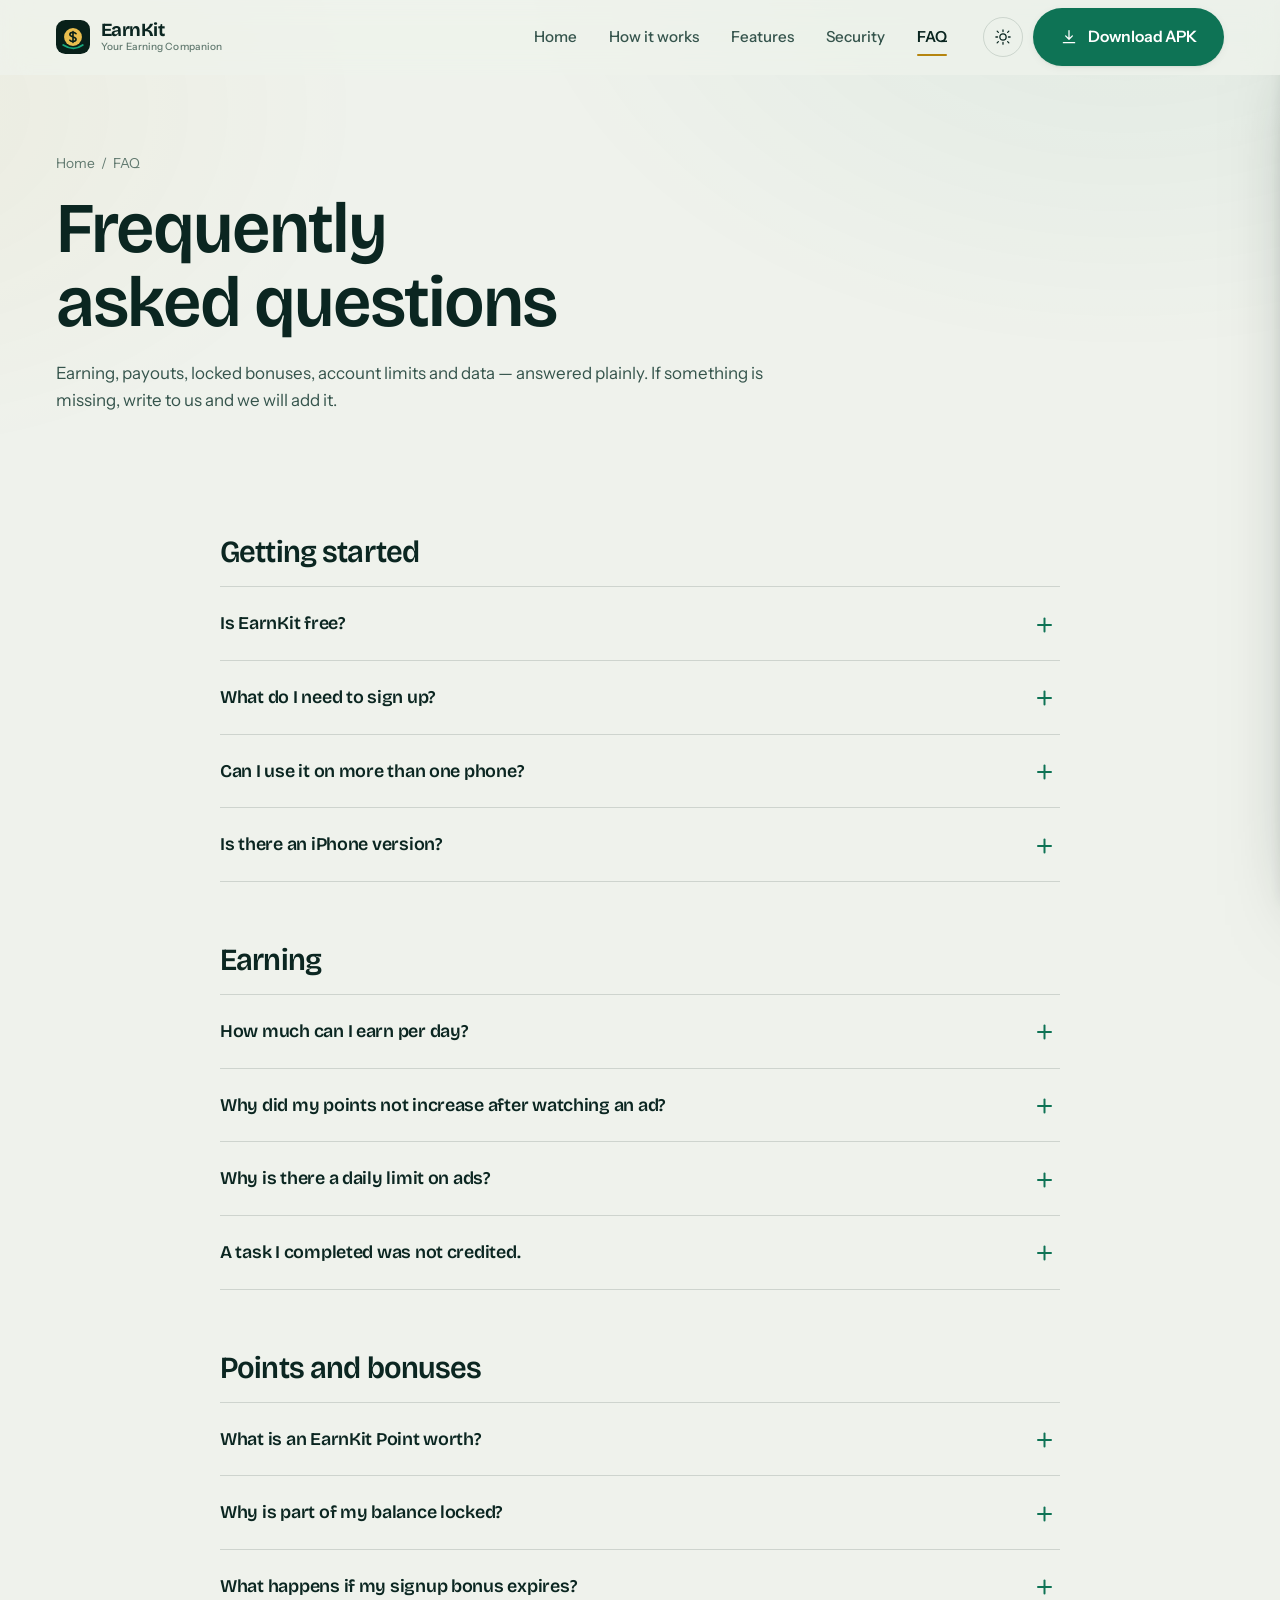
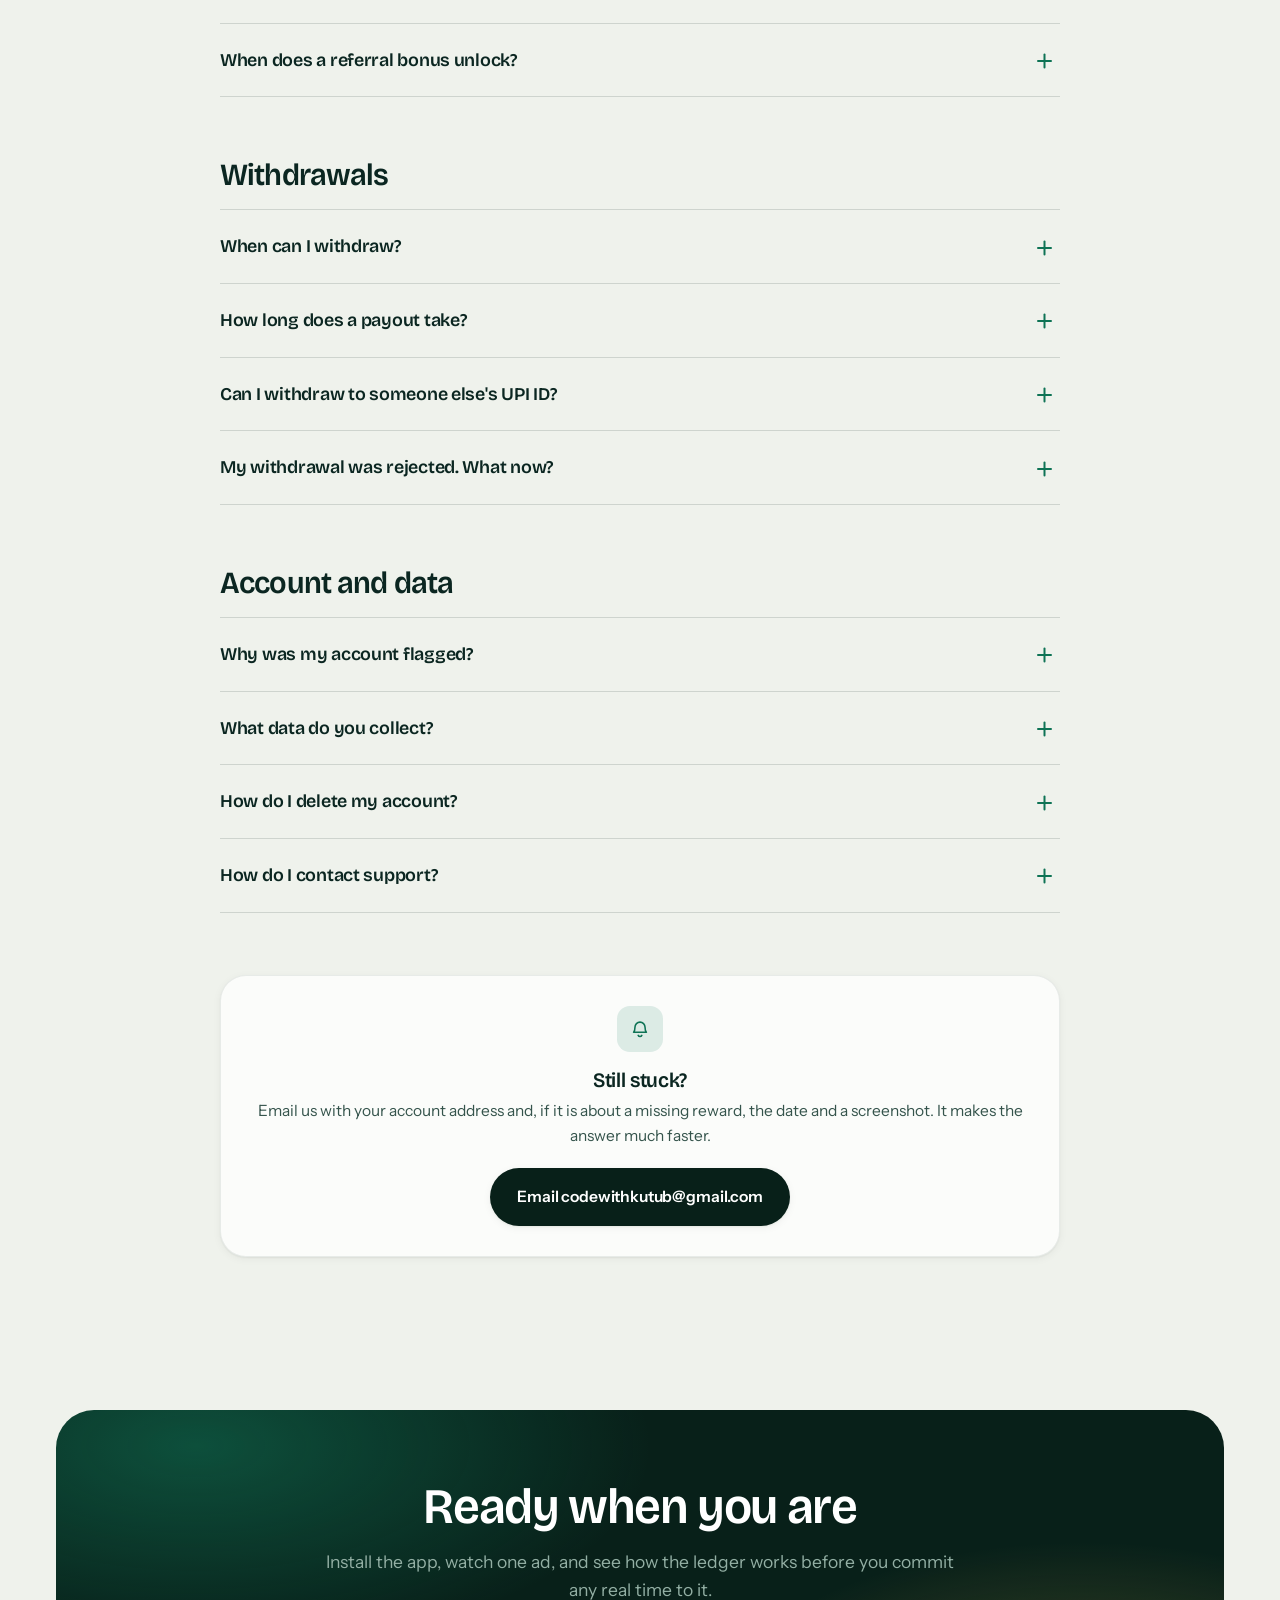
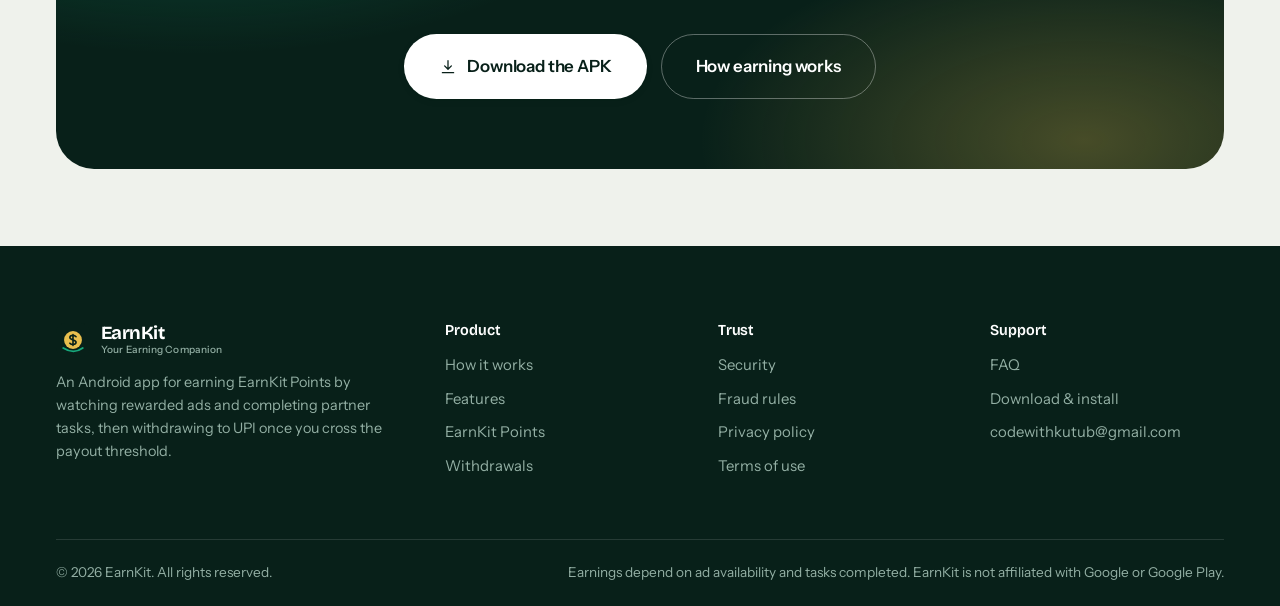
<file: faq.html>
<!doctype html>
<html lang="en" data-theme="light">

<head>
  <meta charset="utf-8">
  <meta name="viewport" content="width=device-width, initial-scale=1, viewport-fit=cover">
  <title>Frequently asked questions — EarnKit</title>
  <meta name="description"
    content="Answers on earnings, locked bonuses, daily caps, UPI withdrawals, account flags and data.">
  <meta name="theme-color" content="#082019">
  <meta name="robots" content="index,follow,max-image-preview:large">
  <meta name="color-scheme" content="light dark">
  <link rel="canonical" href="https://earnkit-site.vercel.app/faq.html">
  <meta property="og:type" content="website">
  <meta property="og:site_name" content="EarnKit">
  <meta property="og:title" content="Frequently asked questions — EarnKit">
  <meta property="og:description"
    content="Answers on earnings, locked bonuses, daily caps, UPI withdrawals, account flags and data.">
  <meta property="og:image" content="https://earnkit-site.vercel.app/assets/img/og-cover.svg">
  <meta name="twitter:card" content="summary_large_image">
  <link rel="manifest" href="site.webmanifest">
  <link rel="icon" href="assets/img/favicon.svg" type="image/svg+xml">
  <link rel="apple-touch-icon" href="assets/img/favicon.svg">
  <link rel="preconnect" href="https://fonts.googleapis.com">
  <link rel="preconnect" href="https://fonts.gstatic.com" crossorigin>
  <link
    href="https://fonts.googleapis.com/css2?family=Bricolage+Grotesque:opsz,wdth,wght@12..96,75..100,400..800&family=Instrument+Sans:ital,wght@0,400..700;1,400&display=swap"
    rel="stylesheet">
  <link rel="stylesheet" href="assets/css/site.css">
  <script>
    // Set theme before first paint so there is no flash.
    try {
      var t = localStorage.getItem('eg-theme');
      if (!t) t = 'light';
      document.documentElement.setAttribute('data-theme', t);
    } catch (e) { }
  </script>
  <script
    type="application/ld+json">{"@context":"https://schema.org","@type":"FAQPage","mainEntity":[{"@type":"Question","name":"Is EarnKit free?","acceptedAnswer":{"@type":"Answer","text":"Yes, completely. There is no joining fee, no subscription and no charge for withdrawing. If anyone asks you to pay to unlock a reward or speed up a payout, it is not us."}},{"@type":"Question","name":"What do I need to sign up?","acceptedAnswer":{"@type":"Answer","text":"An email address you can verify and an Android phone running Android 7.0+. A UPI ID is only needed when you request your first withdrawal."}},{"@type":"Question","name":"Can I use it on more than one phone?","acceptedAnswer":{"@type":"Answer","text":"You can sign in to your account on a different phone, but you cannot hold a second account. Accounts are bound to a device at signup and duplicate signups are blocked or flagged."}},{"@type":"Question","name":"Is there an iPhone version?","acceptedAnswer":{"@type":"Answer","text":"Not currently. The app is Android only, and any iOS build claiming to be ours is fake."}},{"@type":"Question","name":"How much can I earn per day?","acceptedAnswer":{"@type":"Answer","text":"It depends on how many rewarded ads are available to you and which partner tasks you finish. We do not publish a rupees-per-day number because ad rates move constantly and it would be a guess. Tasks pay several times more than ads, so they make the biggest difference."}},{"@type":"Question","name":"Why did my points not increase after watching an ad?","acceptedAnswer":{"@type":"Answer","text":"The ad has to complete for the network to report it, and the credit is written only after our server verifies that report. Closing an ad early, losing connection midway, or hitting the daily cap will all result in no credit. Check your ledger first - credits usually land within seconds."}},{"@type":"Question","name":"Why is there a daily limit on ads?","acceptedAnswer":{"@type":"Answer","text":"Ad networks cap how many rewarded views one person can be paid for in a day. Going past it would mean paying you for views we are not paid for, which is how reward apps run out of money. The counter on the home screen shows your remaining ads."}},{"@type":"Question","name":"A task I completed was not credited.","acceptedAnswer":{"@type":"Answer","text":"Partner tasks are confirmed by the partner, not by us, and some take hours to clear. If a task is still missing after 72 hours, email support with the task name, the time you finished it and a screenshot of the completion."}},{"@type":"Question","name":"What is an EarnKit Point worth?","acceptedAnswer":{"@type":"Answer","text":"Points convert at a rate held on our server, and the rupee value of your balance is shown on the Withdraw screen. The rate in force when you request a payout is recorded against that payout."}},{"@type":"Question","name":"Why is part of my balance locked?","acceptedAnswer":{"@type":"Answer","text":"Signup and referral bonuses are funded by real ad and task revenue, so they unlock once you have earned enough yourself. Your wallet shows the unlock target and the merge happens automatically."}},{"@type":"Question","name":"What happens if my signup bonus expires?","acceptedAnswer":{"@type":"Answer","text":"An unused signup bonus expires 30 days after signup. Any points you earned yourself are unaffected - they never expire."}},{"@type":"Question","name":"When does a referral bonus unlock?","acceptedAnswer":{"@type":"Answer","text":"After the person you referred completes their first verified ad view or partner task. A signup alone does not unlock it, and referrals from the same device do not count."}},{"@type":"Question","name":"When can I withdraw?","acceptedAnswer":{"@type":"Answer","text":"Once your available balance passes the payout threshold shown on the Withdraw screen. Locked points do not count towards it."}},{"@type":"Question","name":"How long does a payout take?","acceptedAnswer":{"@type":"Answer","text":"Requests go into review before being sent through our payout provider. Most clear within a few working days. The status in your wallet moves from pending to paid with a reference number."}},{"@type":"Question","name":"Can I withdraw to someone else's UPI ID?","acceptedAnswer":{"@type":"Answer","text":"No. The UPI ID must belong to you. Payouts to third-party IDs are rejected and repeated attempts flag the account."}},{"@type":"Question","name":"My withdrawal was rejected. What now?","acceptedAnswer":{"@type":"Answer","text":"The held points return to your available balance with a reason attached. The usual causes are an unverified email, an incorrect UPI ID, or an open fraud flag. Fix the cause and request again."}},{"@type":"Question","name":"Why was my account flagged?","acceptedAnswer":{"@type":"Answer","text":"Automatic checks look for emulators, rooted devices, duplicate accounts on one device and abnormal earning speed. A flag pauses earning while a human reviews it. If it clears, your balance is intact."}},{"@type":"Question","name":"What data do you collect?","acceptedAnswer":{"@type":"Answer","text":"An email address, a device identifier used for fraud checks, your activity inside the app, and a UPI ID when you withdraw. We do not request contacts, photos, SMS or call logs."}},{"@type":"Question","name":"How do I delete my account?","acceptedAnswer":{"@type":"Answer","text":"Request deletion from the Profile screen or by email. We remove your personal data, though transaction records are retained where tax and audit rules require it."}},{"@type":"Question","name":"How do I contact support?","acceptedAnswer":{"@type":"Answer","text":"Email codewithkutub@gmail.com. Include the email address on your account, and for a missing reward include the date, time and a screenshot."}}]}</script>
</head>

<body>
  <a class="skip" href="#main">Skip to content</a>
  <div class="prog" aria-hidden="true"></div>

  <header class="hdr">
    <div class="wrap hdr__in">
      <a class="brand" href="index.html" aria-label="EarnKit home"><svg class="brand__mark" viewBox="0 0 40 40"
          fill="none" aria-hidden="true">
          <rect width="40" height="40" rx="11" fill="#082019" />
          <circle class="coin" cx="20" cy="20" r="10.5" fill="#E9BE4E" />
          <path
            d="M20 13.5v13M23.6 16.1c-.9-1-2.2-1.5-3.6-1.5-2.1 0-3.7 1.1-3.7 2.6 0 3.6 7.3 1.9 7.3 5.5 0 1.5-1.6 2.6-3.7 2.6-1.4 0-2.7-.5-3.6-1.5"
            stroke="#082019" stroke-width="1.9" stroke-linecap="round" />
          <path d="M8.5 29.5c4 2.6 8 3.9 12 3.9s7.4-1.3 11-3.9" stroke="#17A87C" stroke-width="2.2"
            stroke-linecap="round" />
        </svg><span>EarnKit<em>Your Earning Companion</em></span></a>
      <nav class="nav" aria-label="Primary"><a href="index.html">Home</a><a href="how-it-works.html">How it works</a><a
          href="features.html">Features</a><a href="security.html">Security</a><a href="faq.html"
          aria-current="page">FAQ</a></nav>
      <div class="hdr__actions">
        <button class="tgl" type="button" aria-label="Switch theme"><svg class="sun" viewBox="0 0 24 24" fill="none"
            stroke="currentColor" stroke-width="1.7" stroke-linecap="round" stroke-linejoin="round" aria-hidden="true">
            <circle cx="12" cy="12" r="4.2" />
            <path
              d="M12 2.5v2.2M12 19.3v2.2M4.2 4.2l1.6 1.6M18.2 18.2l1.6 1.6M2.5 12h2.2M19.3 12h2.2M4.2 19.8l1.6-1.6M18.2 5.8l1.6-1.6" />
          </svg><svg class="moon" viewBox="0 0 24 24" fill="none" stroke="currentColor" stroke-width="1.7"
            stroke-linecap="round" stroke-linejoin="round" aria-hidden="true">
            <path d="M20 14.5A8.5 8.5 0 019.5 4a8.5 8.5 0 1010.5 10.5z" />
          </svg></button>
        <a class="btn btn--emerald" href="download.html"><svg class="ico" viewBox="0 0 24 24" fill="none"
            stroke="currentColor" stroke-width="1.7" stroke-linecap="round" stroke-linejoin="round" aria-hidden="true">
            <path d="M12 3.5v11M7.5 10.5L12 15l4.5-4.5M4.5 19.5h15" />
          </svg> Download APK</a>
        <button class="burger" type="button" aria-label="Menu" aria-expanded="false" aria-controls="drawer">
          <span></span><span></span><span></span>
        </button>
      </div>
    </div>
  </header>

  <div class="scrim" aria-hidden="true"></div>
  <aside class="drawer" id="drawer" aria-label="Mobile navigation">
    <a href="index.html">Home</a>
    <a href="how-it-works.html">How it works</a>
    <a href="features.html">Features</a>
    <a href="security.html">Security</a>
    <a href="faq.html" aria-current="page">FAQ</a>
    <a href="download.html">Download</a>
    <a class="btn btn--emerald btn--block" href="download.html">Download APK</a>
  </aside>

  <main id="main">

    <section class="phead">
      <div class="wrap">
        <p class="crumb"><a href="index.html">Home</a> &nbsp;/&nbsp; FAQ</p>
        <h1 class="fade-up">Frequently asked questions</h1>
        <p class="lede fade-up" style="animation-delay:.1s">Earning, payouts, locked bonuses, account limits and data
          &mdash; answered plainly. If something is missing, write to us and we will add it.</p>
      </div>
    </section>
    <section class="tight">
      <div class="wrap wrap--narrow">
        <div class="r" style="margin-bottom:clamp(38px,5vw,62px)">
          <h2 style="font-size:clamp(1.5rem,2.4vw,1.95rem);margin-bottom:18px">Getting started</h2>
          <div class="acc">
            <details>
              <summary>Is EarnKit free?</summary>
              <div class="acc__body">
                <p>Yes, completely. There is no joining fee, no subscription and no charge for withdrawing. If anyone
                  asks you to pay to unlock a reward or speed up a payout, it is not us.</p>
              </div>
            </details>
            <details>
              <summary>What do I need to sign up?</summary>
              <div class="acc__body">
                <p>An email address you can verify and an Android phone running Android 7.0+. A UPI ID is only needed
                  when you request your first withdrawal.</p>
              </div>
            </details>
            <details>
              <summary>Can I use it on more than one phone?</summary>
              <div class="acc__body">
                <p>You can sign in to your account on a different phone, but you cannot hold a second account. Accounts
                  are bound to a device at signup and duplicate signups are blocked or flagged.</p>
              </div>
            </details>
            <details>
              <summary>Is there an iPhone version?</summary>
              <div class="acc__body">
                <p>Not currently. The app is Android only, and any iOS build claiming to be ours is fake.</p>
              </div>
            </details>
          </div>
        </div>
        <div class="r" style="margin-bottom:clamp(38px,5vw,62px)">
          <h2 style="font-size:clamp(1.5rem,2.4vw,1.95rem);margin-bottom:18px">Earning</h2>
          <div class="acc">
            <details>
              <summary>How much can I earn per day?</summary>
              <div class="acc__body">
                <p>It depends on how many rewarded ads are available to you and which partner tasks you finish. We do
                  not publish a rupees-per-day number because ad rates move constantly and it would be a guess. Tasks
                  pay several times more than ads, so they make the biggest difference.</p>
              </div>
            </details>
            <details>
              <summary>Why did my points not increase after watching an ad?</summary>
              <div class="acc__body">
                <p>The ad has to complete for the network to report it, and the credit is written only after our server
                  verifies that report. Closing an ad early, losing connection midway, or hitting the daily cap will all
                  result in no credit. Check your ledger first &mdash; credits usually land within seconds.</p>
              </div>
            </details>
            <details>
              <summary>Why is there a daily limit on ads?</summary>
              <div class="acc__body">
                <p>Ad networks cap how many rewarded views one person can be paid for in a day. Going past it would mean
                  paying you for views we are not paid for, which is how reward apps run out of money. The counter on
                  the home screen shows your remaining ads.</p>
              </div>
            </details>
            <details>
              <summary>A task I completed was not credited.</summary>
              <div class="acc__body">
                <p>Partner tasks are confirmed by the partner, not by us, and some take hours to clear. If a task is
                  still missing after 72 hours, email support with the task name, the time you finished it and a
                  screenshot of the completion.</p>
              </div>
            </details>
          </div>
        </div>
        <div class="r" style="margin-bottom:clamp(38px,5vw,62px)">
          <h2 style="font-size:clamp(1.5rem,2.4vw,1.95rem);margin-bottom:18px">Points and bonuses</h2>
          <div class="acc">
            <details>
              <summary>What is an EarnKit Point worth?</summary>
              <div class="acc__body">
                <p>Points convert at a rate held on our server, and the rupee value of your balance is shown on the
                  Withdraw screen. The rate in force when you request a payout is recorded against that payout.</p>
              </div>
            </details>
            <details>
              <summary>Why is part of my balance locked?</summary>
              <div class="acc__body">
                <p>Signup and referral bonuses are funded by real ad and task revenue, so they unlock once you have
                  earned enough yourself. Your wallet shows the unlock target and the merge happens automatically.</p>
              </div>
            </details>
            <details>
              <summary>What happens if my signup bonus expires?</summary>
              <div class="acc__body">
                <p>An unused signup bonus expires 30 days after signup. Any points you earned yourself are unaffected
                  &mdash; they never expire.</p>
              </div>
            </details>
            <details>
              <summary>When does a referral bonus unlock?</summary>
              <div class="acc__body">
                <p>After the person you referred completes their first verified ad view or partner task. A signup alone
                  does not unlock it, and referrals from the same device do not count.</p>
              </div>
            </details>
          </div>
        </div>
        <div class="r" style="margin-bottom:clamp(38px,5vw,62px)">
          <h2 style="font-size:clamp(1.5rem,2.4vw,1.95rem);margin-bottom:18px">Withdrawals</h2>
          <div class="acc">
            <details>
              <summary>When can I withdraw?</summary>
              <div class="acc__body">
                <p>Once your available balance passes the payout threshold shown on the Withdraw screen. Locked points
                  do not count towards it.</p>
              </div>
            </details>
            <details>
              <summary>How long does a payout take?</summary>
              <div class="acc__body">
                <p>Requests go into review before being sent through our payout provider. Most clear within a few
                  working days. The status in your wallet moves from pending to paid with a reference number.</p>
              </div>
            </details>
            <details>
              <summary>Can I withdraw to someone else's UPI ID?</summary>
              <div class="acc__body">
                <p>No. The UPI ID must belong to you. Payouts to third-party IDs are rejected and repeated attempts flag
                  the account.</p>
              </div>
            </details>
            <details>
              <summary>My withdrawal was rejected. What now?</summary>
              <div class="acc__body">
                <p>The held points return to your available balance with a reason attached. The usual causes are an
                  unverified email, an incorrect UPI ID, or an open fraud flag. Fix the cause and request again.</p>
              </div>
            </details>
          </div>
        </div>
        <div class="r" style="margin-bottom:clamp(38px,5vw,62px)">
          <h2 style="font-size:clamp(1.5rem,2.4vw,1.95rem);margin-bottom:18px">Account and data</h2>
          <div class="acc">
            <details>
              <summary>Why was my account flagged?</summary>
              <div class="acc__body">
                <p>Automatic checks look for emulators, rooted devices, duplicate accounts on one device and abnormal
                  earning speed. A flag pauses earning while a human reviews it. If it clears, your balance is intact.
                </p>
              </div>
            </details>
            <details>
              <summary>What data do you collect?</summary>
              <div class="acc__body">
                <p>An email address, a device identifier used for fraud checks, your activity inside the app, and a UPI
                  ID when you withdraw. We do not request contacts, photos, SMS or call logs.</p>
              </div>
            </details>
            <details>
              <summary>How do I delete my account?</summary>
              <div class="acc__body">
                <p>Request deletion from the Profile screen or by email. We remove your personal data, though
                  transaction records are retained where tax and audit rules require it.</p>
              </div>
            </details>
            <details>
              <summary>How do I contact support?</summary>
              <div class="acc__body">
                <p>Email codewithkutub@gmail.com. Include the email address on your account, and for a missing reward
                  include the date, time and a screenshot.</p>
              </div>
            </details>
          </div>
        </div>
        <div class="card r" style="text-align:center">
          <div class="card__ico" style="margin-inline:auto"><svg class="ico" viewBox="0 0 24 24" fill="none"
              stroke="currentColor" stroke-width="1.7" stroke-linecap="round" stroke-linejoin="round"
              aria-hidden="true">
              <path d="M6.5 10a5.5 5.5 0 0111 0c0 4 1.5 5.5 1.5 5.5h-14S6.5 14 6.5 10z" />
              <path d="M10 19a2.2 2.2 0 004 0" />
            </svg></div>
          <h3 style="margin-bottom:8px">Still stuck?</h3>
          <p style="margin-bottom:20px">Email us with your account address and, if it is about a missing
            reward, the date and a screenshot. It makes the answer much faster.</p>
          <a class="btn" href="mailto:codewithkutub@gmail.com">Email codewithkutub@gmail.com</a>
        </div>
      </div>
    </section>

    <section class="tight">
      <div class="wrap">
        <div class="cta r">
          <h2>Ready when you are</h2>
          <p>Install the app, watch one ad, and see how the ledger works before you commit any real time to it.</p>
          <div class="cta__row">
            <a class="btn btn--lg" href="download.html"><svg class="ico" viewBox="0 0 24 24" fill="none"
                stroke="currentColor" stroke-width="1.7" stroke-linecap="round" stroke-linejoin="round"
                aria-hidden="true">
                <path d="M12 3.5v11M7.5 10.5L12 15l4.5-4.5M4.5 19.5h15" />
              </svg> Download the APK</a>
            <a class="btn btn--lg btn--ghost" href="how-it-works.html">How earning works</a>
          </div>
        </div>
      </div>
    </section>
  </main>

  <footer class="ftr">
    <div class="wrap">
      <div class="ftr__grid">
        <div>
          <a class="brand" href="index.html"><svg class="brand__mark" viewBox="0 0 40 40" fill="none"
              aria-hidden="true">
              <rect width="40" height="40" rx="11" fill="#082019" />
              <circle class="coin" cx="20" cy="20" r="10.5" fill="#E9BE4E" />
              <path
                d="M20 13.5v13M23.6 16.1c-.9-1-2.2-1.5-3.6-1.5-2.1 0-3.7 1.1-3.7 2.6 0 3.6 7.3 1.9 7.3 5.5 0 1.5-1.6 2.6-3.7 2.6-1.4 0-2.7-.5-3.6-1.5"
                stroke="#082019" stroke-width="1.9" stroke-linecap="round" />
              <path d="M8.5 29.5c4 2.6 8 3.9 12 3.9s7.4-1.3 11-3.9" stroke="#17A87C" stroke-width="2.2"
                stroke-linecap="round" />
            </svg><span>EarnKit<em>Your Earning Companion</em></span></a>
          <p class="ftr__note">An Android app for earning EarnKit Points by watching rewarded ads and completing partner
            tasks, then withdrawing to UPI once you cross the payout threshold.</p>
        </div>
        <div>
          <h4>Product</h4>
          <ul>
            <li><a href="how-it-works.html">How it works</a></li>
            <li><a href="features.html">Features</a></li>
            <li><a href="how-it-works.html#points">EarnKit Points</a></li>
            <li><a href="how-it-works.html#withdraw">Withdrawals</a></li>
          </ul>
        </div>
        <div>
          <h4>Trust</h4>
          <ul>
            <li><a href="security.html">Security</a></li>
            <li><a href="security.html#fraud">Fraud rules</a></li>
            <li><a href="privacy.html">Privacy policy</a></li>
            <li><a href="terms.html">Terms of use</a></li>
          </ul>
        </div>
        <div>
          <h4>Support</h4>
          <ul>
            <li><a href="faq.html">FAQ</a></li>
            <li><a href="download.html">Download &amp; install</a></li>
            <li><a href="mailto:codewithkutub@gmail.com">codewithkutub@gmail.com</a></li>
          </ul>
        </div>
      </div>
      <div class="ftr__bar">
        <span>&copy; <span data-year>2026</span> EarnKit. All rights reserved.</span>
        <span>Earnings depend on ad availability and tasks completed. EarnKit is not affiliated with Google or Google
          Play.</span>
      </div>
    </div>
  </footer>

  <script src="assets/js/site.js" defer></script>
</body>

</html>
</file>
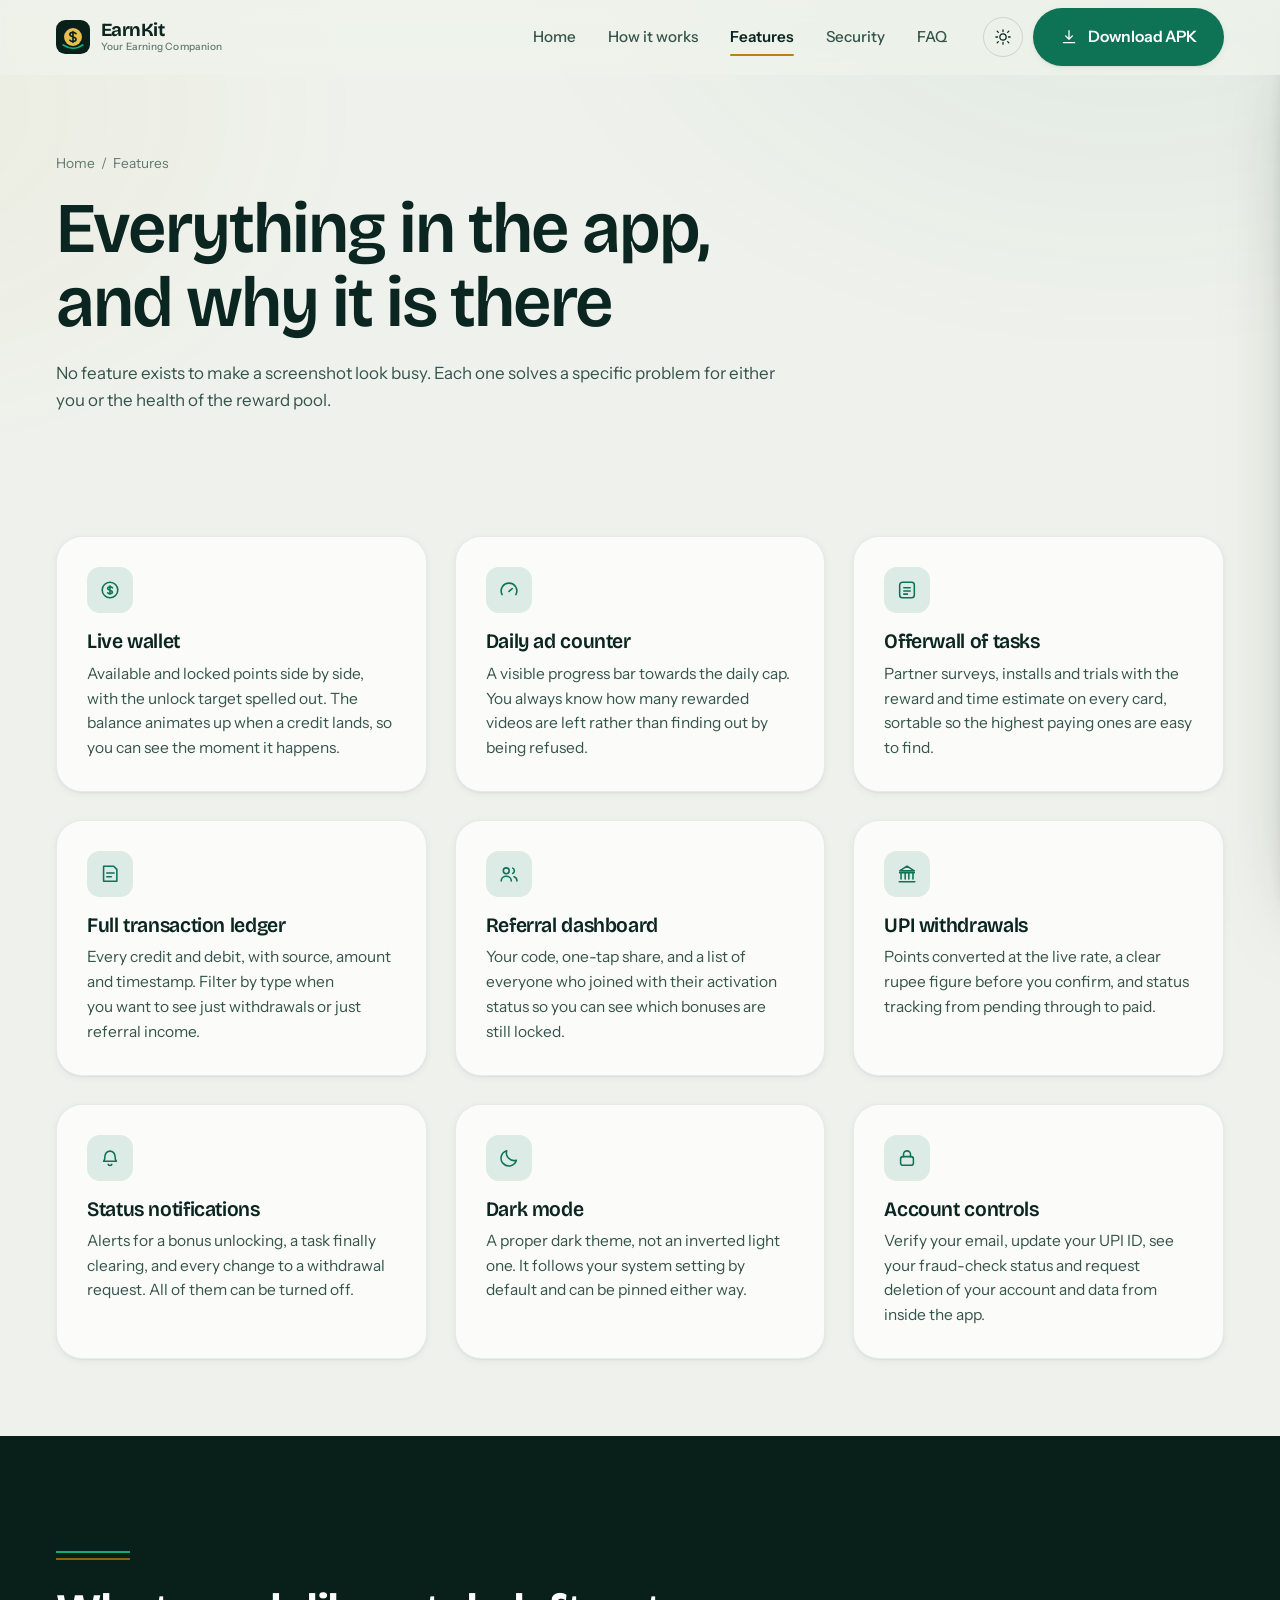
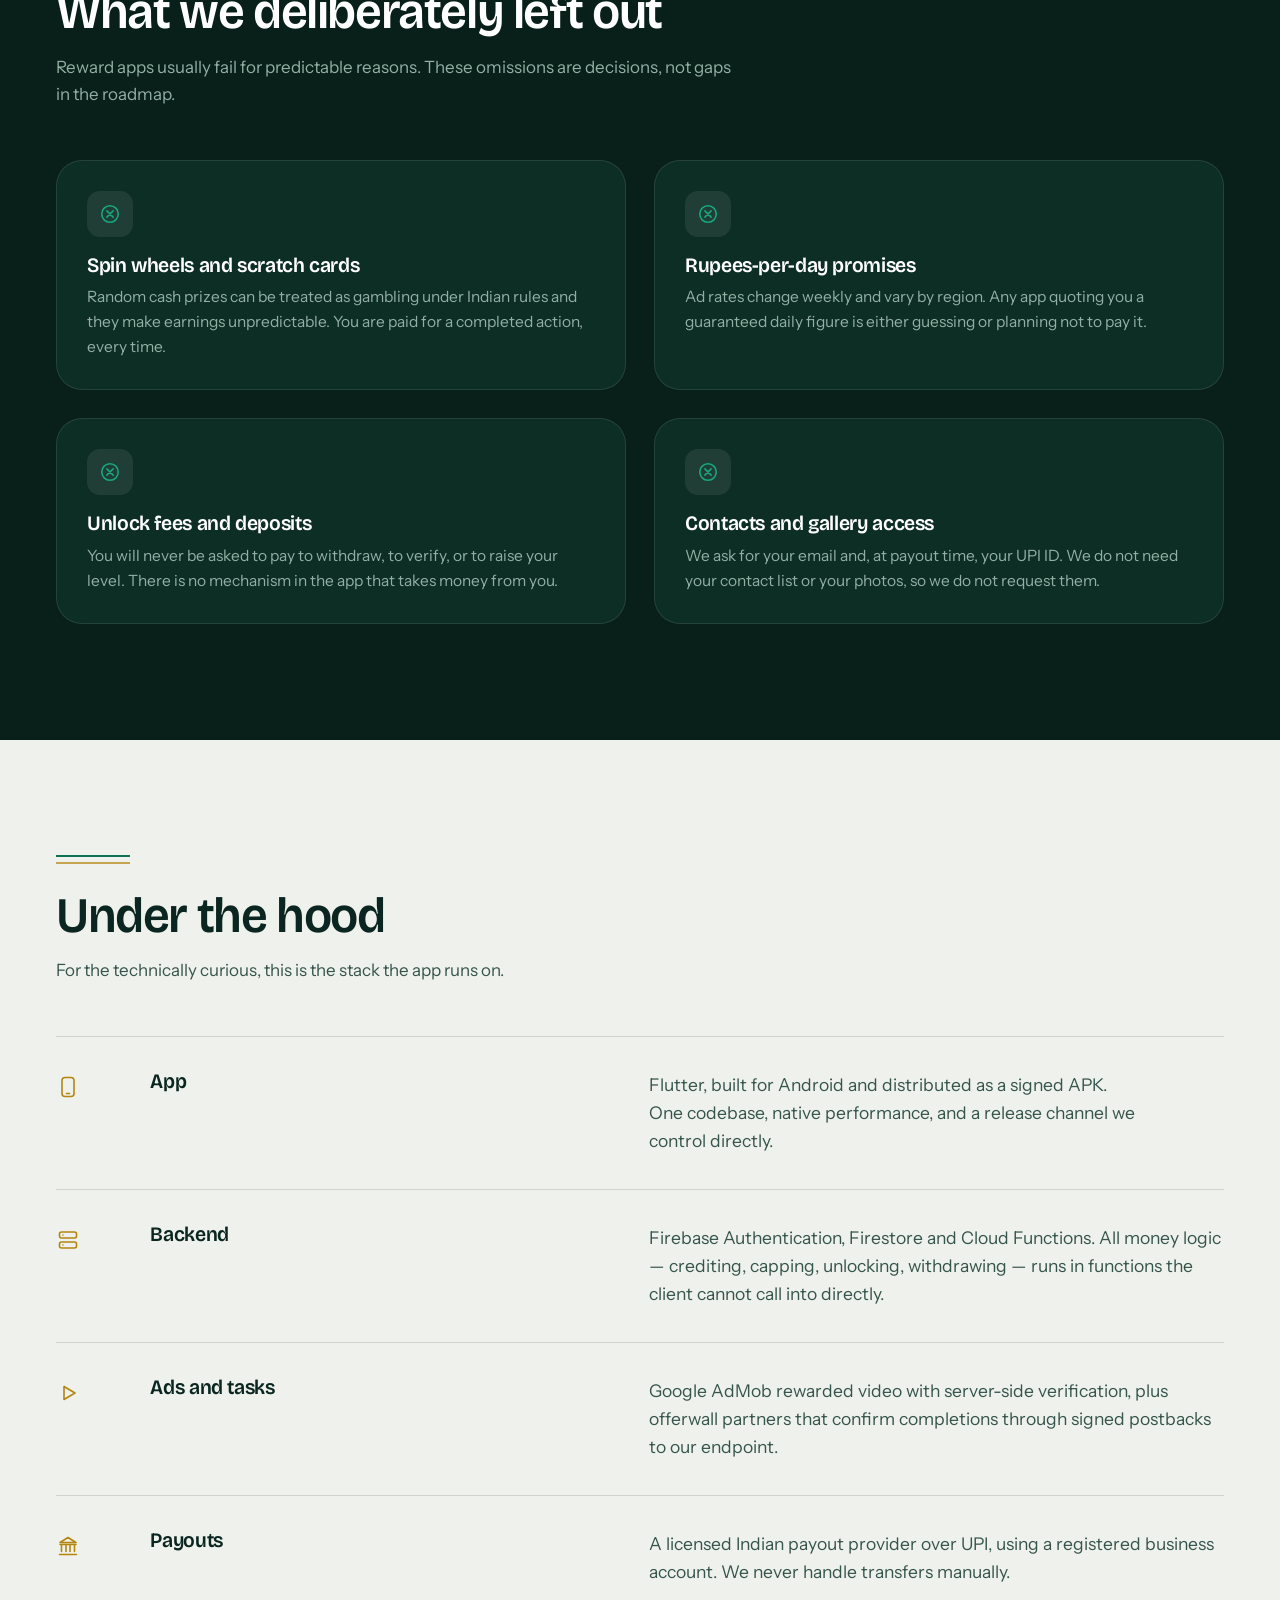
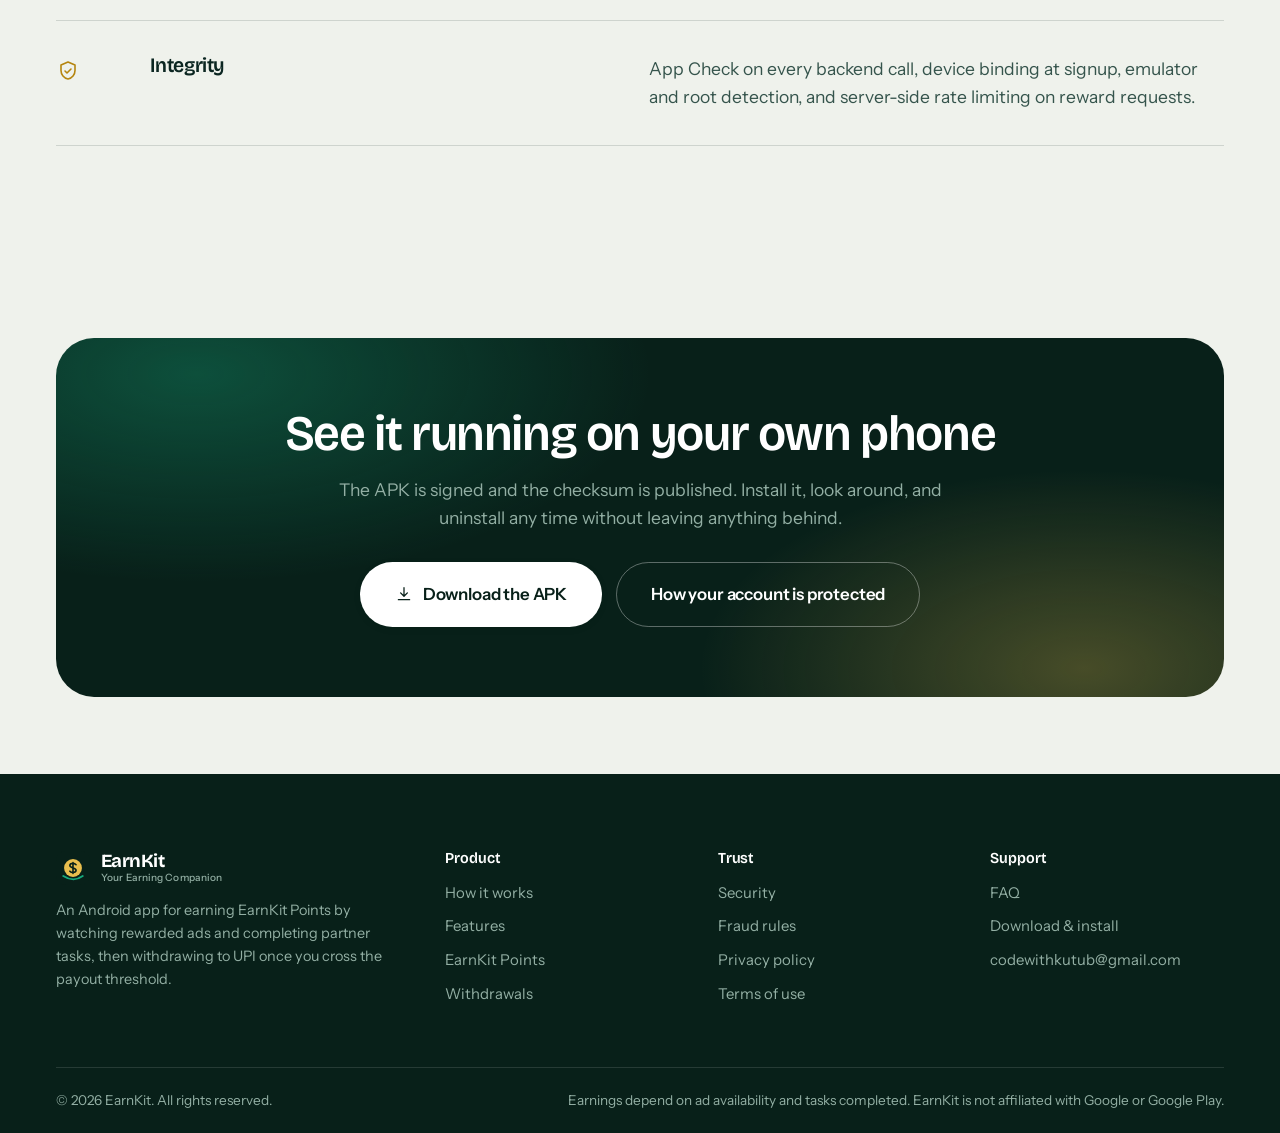
<file: features.html>
<!doctype html>
<html lang="en" data-theme="light">

<head>
  <meta charset="utf-8">
  <meta name="viewport" content="width=device-width, initial-scale=1, viewport-fit=cover">
  <title>Features — EarnKit</title>
  <meta name="description"
    content="Wallet, daily ad counter, offerwall, transaction ledger, referrals, UPI withdrawals and dark mode — and the things we deliberately left out.">
  <meta name="theme-color" content="#082019">
  <meta name="robots" content="index,follow,max-image-preview:large">
  <meta name="color-scheme" content="light dark">
  <link rel="canonical" href="https://earnkit-site.vercel.app/features.html">
  <meta property="og:type" content="website">
  <meta property="og:site_name" content="EarnKit">
  <meta property="og:title" content="Features — EarnKit">
  <meta property="og:description"
    content="Wallet, daily ad counter, offerwall, transaction ledger, referrals, UPI withdrawals and dark mode — and the things we deliberately left out.">
  <meta property="og:image" content="https://earnkit-site.vercel.app/assets/img/og-cover.svg">
  <meta name="twitter:card" content="summary_large_image">
  <link rel="manifest" href="site.webmanifest">
  <link rel="icon" href="assets/img/favicon.svg" type="image/svg+xml">
  <link rel="apple-touch-icon" href="assets/img/favicon.svg">
  <link rel="preconnect" href="https://fonts.googleapis.com">
  <link rel="preconnect" href="https://fonts.gstatic.com" crossorigin>
  <link
    href="https://fonts.googleapis.com/css2?family=Bricolage+Grotesque:opsz,wdth,wght@12..96,75..100,400..800&family=Instrument+Sans:ital,wght@0,400..700;1,400&display=swap"
    rel="stylesheet">
  <link rel="stylesheet" href="assets/css/site.css">
  <script>
    // Set theme before first paint so there is no flash.
    try {
      var t = localStorage.getItem('eg-theme');
      if (!t) t = 'light';
      document.documentElement.setAttribute('data-theme', t);
    } catch (e) { }
  </script>

</head>

<body>
  <a class="skip" href="#main">Skip to content</a>
  <div class="prog" aria-hidden="true"></div>

  <header class="hdr">
    <div class="wrap hdr__in">
      <a class="brand" href="index.html" aria-label="EarnKit home"><svg class="brand__mark" viewBox="0 0 40 40"
          fill="none" aria-hidden="true">
          <rect width="40" height="40" rx="11" fill="#082019" />
          <circle class="coin" cx="20" cy="20" r="10.5" fill="#E9BE4E" />
          <path
            d="M20 13.5v13M23.6 16.1c-.9-1-2.2-1.5-3.6-1.5-2.1 0-3.7 1.1-3.7 2.6 0 3.6 7.3 1.9 7.3 5.5 0 1.5-1.6 2.6-3.7 2.6-1.4 0-2.7-.5-3.6-1.5"
            stroke="#082019" stroke-width="1.9" stroke-linecap="round" />
          <path d="M8.5 29.5c4 2.6 8 3.9 12 3.9s7.4-1.3 11-3.9" stroke="#17A87C" stroke-width="2.2"
            stroke-linecap="round" />
        </svg><span>EarnKit<em>Your Earning Companion</em></span></a>
      <nav class="nav" aria-label="Primary"><a href="index.html">Home</a><a href="how-it-works.html">How it works</a><a
          href="features.html" aria-current="page">Features</a><a href="security.html">Security</a><a
          href="faq.html">FAQ</a></nav>
      <div class="hdr__actions">
        <button class="tgl" type="button" aria-label="Switch theme"><svg class="sun" viewBox="0 0 24 24" fill="none"
            stroke="currentColor" stroke-width="1.7" stroke-linecap="round" stroke-linejoin="round" aria-hidden="true">
            <circle cx="12" cy="12" r="4.2" />
            <path
              d="M12 2.5v2.2M12 19.3v2.2M4.2 4.2l1.6 1.6M18.2 18.2l1.6 1.6M2.5 12h2.2M19.3 12h2.2M4.2 19.8l1.6-1.6M18.2 5.8l1.6-1.6" />
          </svg><svg class="moon" viewBox="0 0 24 24" fill="none" stroke="currentColor" stroke-width="1.7"
            stroke-linecap="round" stroke-linejoin="round" aria-hidden="true">
            <path d="M20 14.5A8.5 8.5 0 019.5 4a8.5 8.5 0 1010.5 10.5z" />
          </svg></button>
        <a class="btn btn--emerald" href="download.html"><svg class="ico" viewBox="0 0 24 24" fill="none"
            stroke="currentColor" stroke-width="1.7" stroke-linecap="round" stroke-linejoin="round" aria-hidden="true">
            <path d="M12 3.5v11M7.5 10.5L12 15l4.5-4.5M4.5 19.5h15" />
          </svg> Download APK</a>
        <button class="burger" type="button" aria-label="Menu" aria-expanded="false" aria-controls="drawer">
          <span></span><span></span><span></span>
        </button>
      </div>
    </div>
  </header>

  <div class="scrim" aria-hidden="true"></div>
  <aside class="drawer" id="drawer" aria-label="Mobile navigation">
    <a href="index.html">Home</a>
    <a href="how-it-works.html">How it works</a>
    <a href="features.html" aria-current="page">Features</a>
    <a href="security.html">Security</a>
    <a href="faq.html">FAQ</a>
    <a href="download.html">Download</a>
    <a class="btn btn--emerald btn--block" href="download.html">Download APK</a>
  </aside>

  <main id="main">

    <section class="phead">
      <div class="wrap">
        <p class="crumb"><a href="index.html">Home</a> &nbsp;/&nbsp; Features</p>
        <h1 class="fade-up">Everything in the app, and why it is there</h1>
        <p class="lede fade-up" style="animation-delay:.1s">No feature exists to make a screenshot look busy. Each one
          solves a specific problem for either you or the health of the reward pool.</p>
      </div>
    </section>
    <section class="tight">
      <div class="wrap">
        <div class="grid g3">
          <article class="card card--lift r">
            <div class="card__ico"><svg class="ico" viewBox="0 0 24 24" fill="none" stroke="currentColor"
                stroke-width="1.7" stroke-linecap="round" stroke-linejoin="round" aria-hidden="true">
                <circle cx="12" cy="12" r="8.5" />
                <path
                  d="M12 7.5v9M14.6 9.6c-.6-.7-1.6-1.1-2.6-1.1-1.5 0-2.6.8-2.6 1.9 0 2.6 5.2 1.3 5.2 3.9 0 1.1-1.1 1.9-2.6 1.9-1 0-2-.4-2.6-1.1" />
              </svg></div>
            <h3>Live wallet</h3>
            <p>Available and locked points side by side, with the unlock target spelled out. The balance
              animates up when a credit lands, so you can see the moment it happens.</p>
          </article>
          <article class="card card--lift r" data-d="1">
            <div class="card__ico"><svg class="ico" viewBox="0 0 24 24" fill="none" stroke="currentColor"
                stroke-width="1.7" stroke-linecap="round" stroke-linejoin="round" aria-hidden="true">
                <path d="M4.5 17a8.5 8.5 0 1115 0" />
                <path d="M12 13.5l3.5-3" />
              </svg></div>
            <h3>Daily ad counter</h3>
            <p>A visible progress bar towards the daily cap. You always know how many rewarded videos
              are left rather than finding out by being refused.</p>
          </article>
          <article class="card card--lift r" data-d="2">
            <div class="card__ico"><svg class="ico" viewBox="0 0 24 24" fill="none" stroke="currentColor"
                stroke-width="1.7" stroke-linecap="round" stroke-linejoin="round" aria-hidden="true">
                <rect x="4" y="3.5" width="16" height="17" rx="3" />
                <path d="M8.5 9.5h7M8.5 13h7M8.5 16.5h4" />
              </svg></div>
            <h3>Offerwall of tasks</h3>
            <p>Partner surveys, installs and trials with the reward and time estimate on every card,
              sortable so the highest paying ones are easy to find.</p>
          </article>
          <article class="card card--lift r">
            <div class="card__ico"><svg class="ico" viewBox="0 0 24 24" fill="none" stroke="currentColor"
                stroke-width="1.7" stroke-linecap="round" stroke-linejoin="round" aria-hidden="true">
                <path d="M5 3.5h11l3.5 3.5v13H5z" />
                <path d="M8.5 11h8M8.5 15h5" />
              </svg></div>
            <h3>Full transaction ledger</h3>
            <p>Every credit and debit, with source, amount and timestamp. Filter by type when you want to
              see just withdrawals or just referral income.</p>
          </article>
          <article class="card card--lift r" data-d="1">
            <div class="card__ico"><svg class="ico" viewBox="0 0 24 24" fill="none" stroke="currentColor"
                stroke-width="1.7" stroke-linecap="round" stroke-linejoin="round" aria-hidden="true">
                <circle cx="9" cy="8.5" r="3.2" />
                <path d="M3.5 19.5c0-3 2.5-5 5.5-5s5.5 2 5.5 5" />
                <path d="M16 5.6a3.2 3.2 0 010 5.8M17.5 14.9c2 .6 3.2 2.3 3.2 4.6" />
              </svg></div>
            <h3>Referral dashboard</h3>
            <p>Your code, one-tap share, and a list of everyone who joined with their activation status
              so you can see which bonuses are still locked.</p>
          </article>
          <article class="card card--lift r" data-d="2">
            <div class="card__ico"><svg class="ico" viewBox="0 0 24 24" fill="none" stroke="currentColor"
                stroke-width="1.7" stroke-linecap="round" stroke-linejoin="round" aria-hidden="true">
                <path d="M4 10.5h16M5.5 10.5v7M10 10.5v7M14 10.5v7M18.5 10.5v7M3.5 20.5h17M12 3.5l8 5H4l8-5z" />
              </svg></div>
            <h3>UPI withdrawals</h3>
            <p>Points converted at the live rate, a clear rupee figure before you confirm, and status
              tracking from pending through to paid.</p>
          </article>
          <article class="card card--lift r">
            <div class="card__ico"><svg class="ico" viewBox="0 0 24 24" fill="none" stroke="currentColor"
                stroke-width="1.7" stroke-linecap="round" stroke-linejoin="round" aria-hidden="true">
                <path d="M6.5 10a5.5 5.5 0 0111 0c0 4 1.5 5.5 1.5 5.5h-14S6.5 14 6.5 10z" />
                <path d="M10 19a2.2 2.2 0 004 0" />
              </svg></div>
            <h3>Status notifications</h3>
            <p>Alerts for a bonus unlocking, a task finally clearing, and every change to a withdrawal
              request. All of them can be turned off.</p>
          </article>
          <article class="card card--lift r" data-d="1">
            <div class="card__ico"><svg class="ico" viewBox="0 0 24 24" fill="none" stroke="currentColor"
                stroke-width="1.7" stroke-linecap="round" stroke-linejoin="round" aria-hidden="true">
                <path d="M20 14.5A8.5 8.5 0 019.5 4a8.5 8.5 0 1010.5 10.5z" />
              </svg></div>
            <h3>Dark mode</h3>
            <p>A proper dark theme, not an inverted light one. It follows your system setting by default
              and can be pinned either way.</p>
          </article>
          <article class="card card--lift r" data-d="2">
            <div class="card__ico"><svg class="ico" viewBox="0 0 24 24" fill="none" stroke="currentColor"
                stroke-width="1.7" stroke-linecap="round" stroke-linejoin="round" aria-hidden="true">
                <rect x="5" y="10.5" width="14" height="9.5" rx="2.5" />
                <path d="M8.2 10.5V8a3.8 3.8 0 017.6 0v2.5" />
              </svg></div>
            <h3>Account controls</h3>
            <p>Verify your email, update your UPI ID, see your fraud-check status and request deletion of
              your account and data from inside the app.</p>
          </article>
        </div>
      </div>
    </section>

    <section class="band--pine">
      <div class="wrap">
        <div class="head r head--wide">
          <div class="rule"></div>
          <h2>What we deliberately left out</h2>
          <p class="lede">Reward apps usually fail for predictable reasons. These omissions are
            decisions, not gaps in the roadmap.</p>
        </div>
        <div class="grid g2">
          <article class="card r">
            <div class="card__ico"><svg class="ico" viewBox="0 0 24 24" fill="none" stroke="currentColor"
                stroke-width="1.7" stroke-linecap="round" stroke-linejoin="round" aria-hidden="true">
                <circle cx="12" cy="12" r="9" />
                <path d="M8.6 8.6l6.8 6.8M15.4 8.6l-6.8 6.8" />
              </svg></div>
            <h3>Spin wheels and scratch cards</h3>
            <p>Random cash prizes can be treated as gambling under Indian rules and they make earnings
              unpredictable. You are paid for a completed action, every time.</p>
          </article>
          <article class="card r" data-d="1">
            <div class="card__ico"><svg class="ico" viewBox="0 0 24 24" fill="none" stroke="currentColor"
                stroke-width="1.7" stroke-linecap="round" stroke-linejoin="round" aria-hidden="true">
                <circle cx="12" cy="12" r="9" />
                <path d="M8.6 8.6l6.8 6.8M15.4 8.6l-6.8 6.8" />
              </svg></div>
            <h3>Rupees-per-day promises</h3>
            <p>Ad rates change weekly and vary by region. Any app quoting you a guaranteed daily figure
              is either guessing or planning not to pay it.</p>
          </article>
          <article class="card r" data-d="2">
            <div class="card__ico"><svg class="ico" viewBox="0 0 24 24" fill="none" stroke="currentColor"
                stroke-width="1.7" stroke-linecap="round" stroke-linejoin="round" aria-hidden="true">
                <circle cx="12" cy="12" r="9" />
                <path d="M8.6 8.6l6.8 6.8M15.4 8.6l-6.8 6.8" />
              </svg></div>
            <h3>Unlock fees and deposits</h3>
            <p>You will never be asked to pay to withdraw, to verify, or to raise your level. There is no
              mechanism in the app that takes money from you.</p>
          </article>
          <article class="card r" data-d="3">
            <div class="card__ico"><svg class="ico" viewBox="0 0 24 24" fill="none" stroke="currentColor"
                stroke-width="1.7" stroke-linecap="round" stroke-linejoin="round" aria-hidden="true">
                <circle cx="12" cy="12" r="9" />
                <path d="M8.6 8.6l6.8 6.8M15.4 8.6l-6.8 6.8" />
              </svg></div>
            <h3>Contacts and gallery access</h3>
            <p>We ask for your email and, at payout time, your UPI ID. We do not need your contact list
              or your photos, so we do not request them.</p>
          </article>
        </div>
      </div>
    </section>

    <section>
      <div class="wrap">
        <div class="head r">
          <div class="rule"></div>
          <h2>Under the hood</h2>
          <p class="lede">For the technically curious, this is the stack the app runs on.</p>
        </div>
        <div class="rows r">
          <div class="row">
            <div class="row__n"><svg class="ico" viewBox="0 0 24 24" fill="none" stroke="currentColor"
                stroke-width="1.7" stroke-linecap="round" stroke-linejoin="round" aria-hidden="true">
                <rect x="6" y="2.5" width="12" height="19" rx="3" />
                <path d="M10.5 18.5h3" />
              </svg></div>
            <div>
              <h3>App</h3>
            </div>
            <div>
              <p>Flutter, built for Android and distributed as a signed APK. One codebase, native
                performance, and a release channel we control directly.</p>
            </div>
          </div>
          <div class="row">
            <div class="row__n"><svg class="ico" viewBox="0 0 24 24" fill="none" stroke="currentColor"
                stroke-width="1.7" stroke-linecap="round" stroke-linejoin="round" aria-hidden="true">
                <rect x="3.5" y="4" width="17" height="6" rx="2" />
                <rect x="3.5" y="14" width="17" height="6" rx="2" />
                <path d="M7 7h.01M7 17h.01" />
              </svg></div>
            <div>
              <h3>Backend</h3>
            </div>
            <div>
              <p>Firebase Authentication, Firestore and Cloud Functions. All money logic &mdash;
                crediting, capping, unlocking, withdrawing &mdash; runs in functions the client cannot
                call into directly.</p>
            </div>
          </div>
          <div class="row">
            <div class="row__n"><svg class="ico" viewBox="0 0 24 24" fill="none" stroke="currentColor"
                stroke-width="1.7" stroke-linecap="round" stroke-linejoin="round" aria-hidden="true">
                <path d="M8 5.5v13l11-6.5z" />
              </svg></div>
            <div>
              <h3>Ads and tasks</h3>
            </div>
            <div>
              <p>Google AdMob rewarded video with server-side verification, plus offerwall partners
                that confirm completions through signed postbacks to our endpoint.</p>
            </div>
          </div>
          <div class="row">
            <div class="row__n"><svg class="ico" viewBox="0 0 24 24" fill="none" stroke="currentColor"
                stroke-width="1.7" stroke-linecap="round" stroke-linejoin="round" aria-hidden="true">
                <path d="M4 10.5h16M5.5 10.5v7M10 10.5v7M14 10.5v7M18.5 10.5v7M3.5 20.5h17M12 3.5l8 5H4l8-5z" />
              </svg></div>
            <div>
              <h3>Payouts</h3>
            </div>
            <div>
              <p>A licensed Indian payout provider over UPI, using a registered business account. We
                never handle transfers manually.</p>
            </div>
          </div>
          <div class="row">
            <div class="row__n"><svg class="ico" viewBox="0 0 24 24" fill="none" stroke="currentColor"
                stroke-width="1.7" stroke-linecap="round" stroke-linejoin="round" aria-hidden="true">
                <path d="M12 3l7 3v5.5c0 4.2-2.9 7.8-7 8.5-4.1-.7-7-4.3-7-8.5V6l7-3z" />
                <path d="M9 12l2 2 4-4" />
              </svg></div>
            <div>
              <h3>Integrity</h3>
            </div>
            <div>
              <p>App Check on every backend call, device binding at signup, emulator and root
                detection, and server-side rate limiting on reward requests.</p>
            </div>
          </div>
        </div>
      </div>
    </section>

    <section class="tight">
      <div class="wrap">
        <div class="cta r">
          <h2>See it running on your own phone</h2>
          <p>The APK is signed and the checksum is published. Install it, look around, and uninstall any time without
            leaving anything behind.</p>
          <div class="cta__row">
            <a class="btn btn--lg" href="download.html"><svg class="ico" viewBox="0 0 24 24" fill="none"
                stroke="currentColor" stroke-width="1.7" stroke-linecap="round" stroke-linejoin="round"
                aria-hidden="true">
                <path d="M12 3.5v11M7.5 10.5L12 15l4.5-4.5M4.5 19.5h15" />
              </svg> Download the APK</a>
            <a class="btn btn--lg btn--ghost" href="security.html">How your account is protected</a>
          </div>
        </div>
      </div>
    </section>
  </main>

  <footer class="ftr">
    <div class="wrap">
      <div class="ftr__grid">
        <div>
          <a class="brand" href="index.html"><svg class="brand__mark" viewBox="0 0 40 40" fill="none"
              aria-hidden="true">
              <rect width="40" height="40" rx="11" fill="#082019" />
              <circle class="coin" cx="20" cy="20" r="10.5" fill="#E9BE4E" />
              <path
                d="M20 13.5v13M23.6 16.1c-.9-1-2.2-1.5-3.6-1.5-2.1 0-3.7 1.1-3.7 2.6 0 3.6 7.3 1.9 7.3 5.5 0 1.5-1.6 2.6-3.7 2.6-1.4 0-2.7-.5-3.6-1.5"
                stroke="#082019" stroke-width="1.9" stroke-linecap="round" />
              <path d="M8.5 29.5c4 2.6 8 3.9 12 3.9s7.4-1.3 11-3.9" stroke="#17A87C" stroke-width="2.2"
                stroke-linecap="round" />
            </svg><span>EarnKit<em>Your Earning Companion</em></span></a>
          <p class="ftr__note">An Android app for earning EarnKit Points by watching rewarded ads and completing partner
            tasks, then withdrawing to UPI once you cross the payout threshold.</p>
        </div>
        <div>
          <h4>Product</h4>
          <ul>
            <li><a href="how-it-works.html">How it works</a></li>
            <li><a href="features.html">Features</a></li>
            <li><a href="how-it-works.html#points">EarnKit Points</a></li>
            <li><a href="how-it-works.html#withdraw">Withdrawals</a></li>
          </ul>
        </div>
        <div>
          <h4>Trust</h4>
          <ul>
            <li><a href="security.html">Security</a></li>
            <li><a href="security.html#fraud">Fraud rules</a></li>
            <li><a href="privacy.html">Privacy policy</a></li>
            <li><a href="terms.html">Terms of use</a></li>
          </ul>
        </div>
        <div>
          <h4>Support</h4>
          <ul>
            <li><a href="faq.html">FAQ</a></li>
            <li><a href="download.html">Download &amp; install</a></li>
            <li><a href="mailto:codewithkutub@gmail.com">codewithkutub@gmail.com</a></li>
          </ul>
        </div>
      </div>
      <div class="ftr__bar">
        <span>&copy; <span data-year>2026</span> EarnKit. All rights reserved.</span>
        <span>Earnings depend on ad availability and tasks completed. EarnKit is not affiliated with Google or Google
          Play.</span>
      </div>
    </div>
  </footer>

  <script src="assets/js/site.js" defer></script>
</body>

</html>
</file>
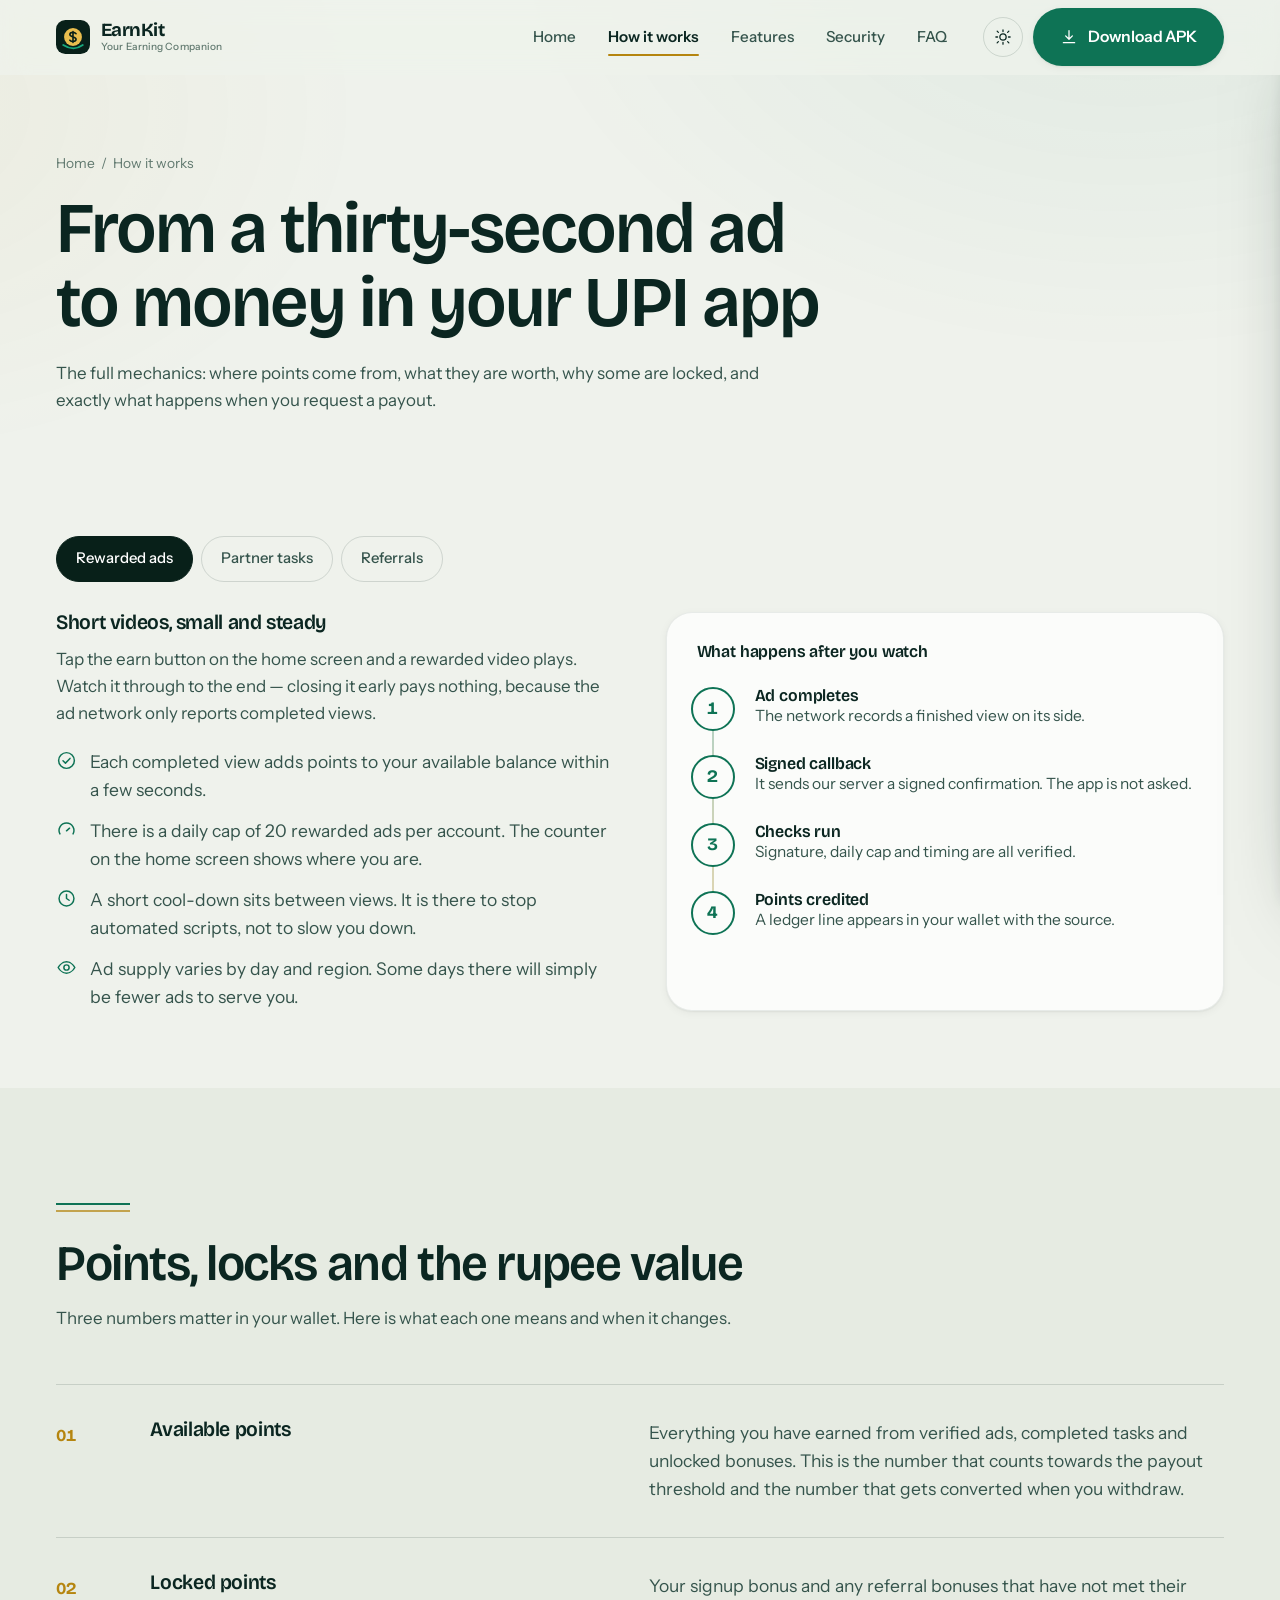
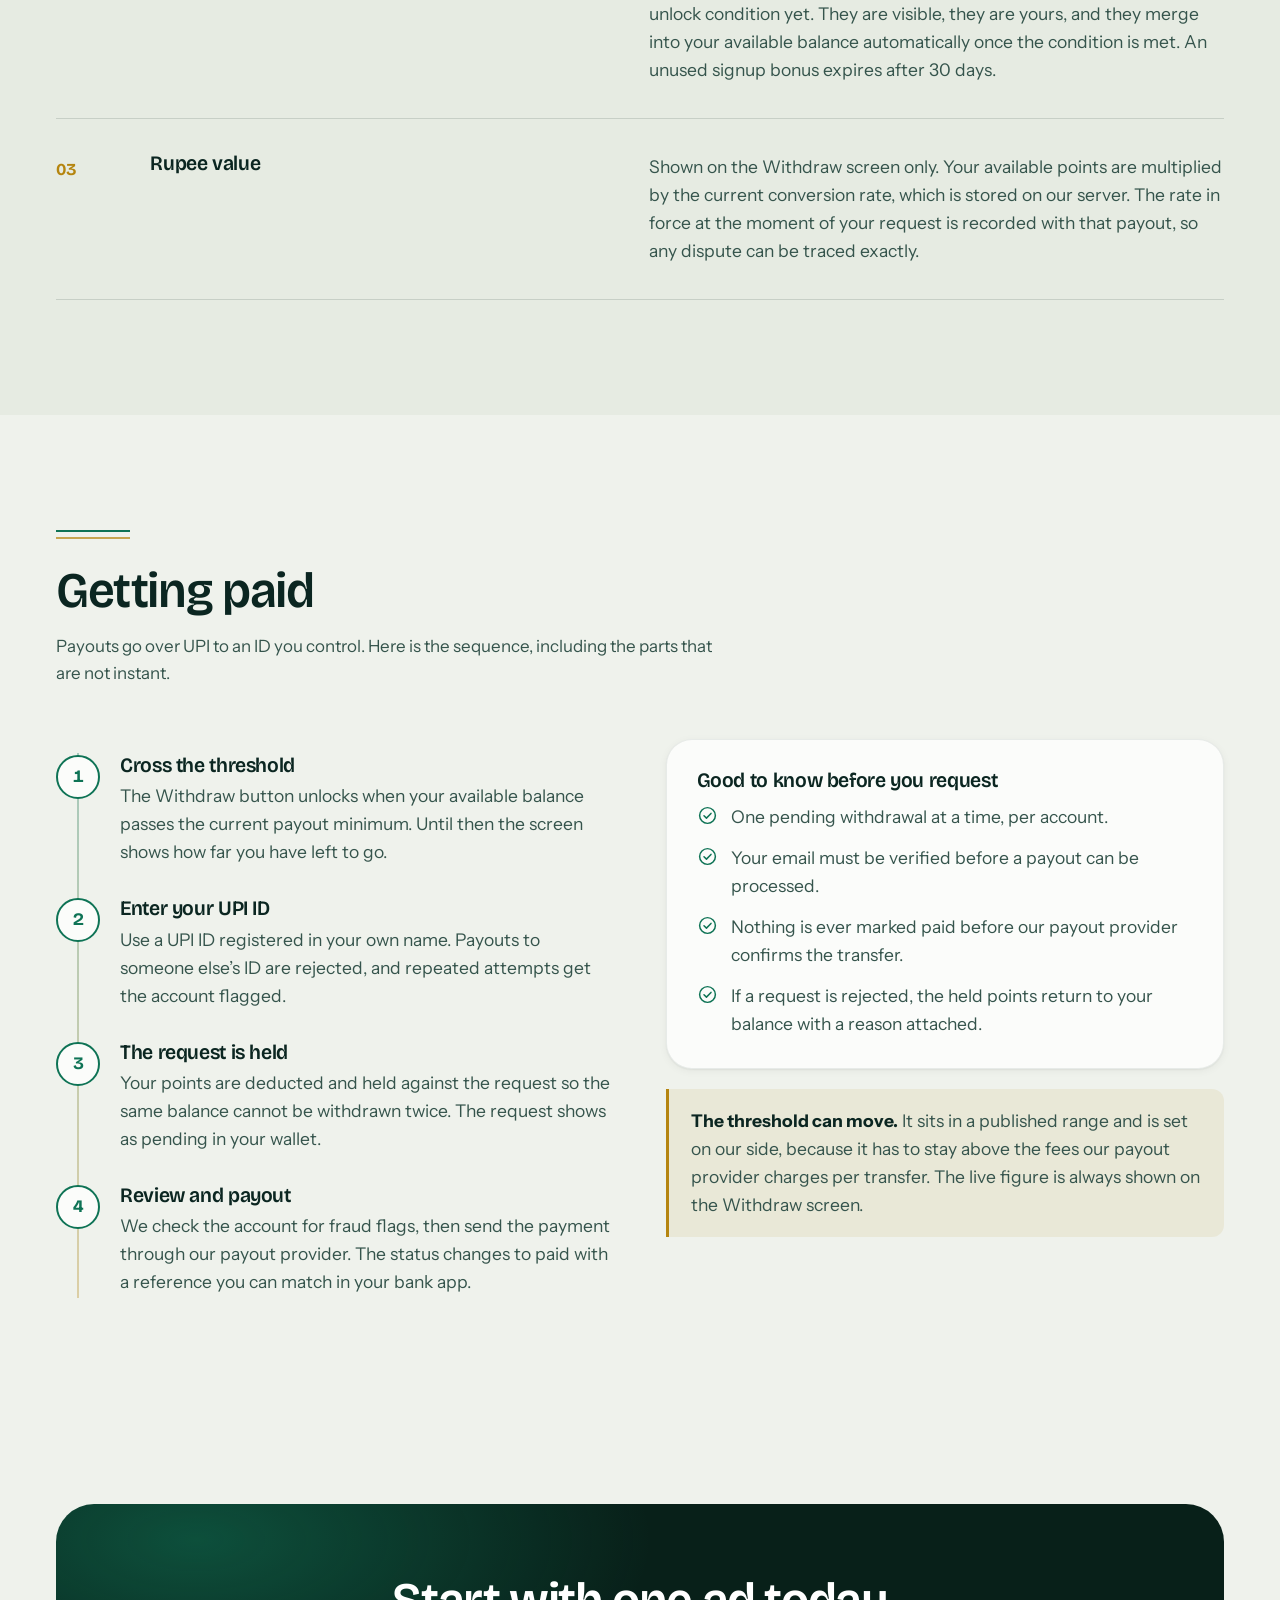
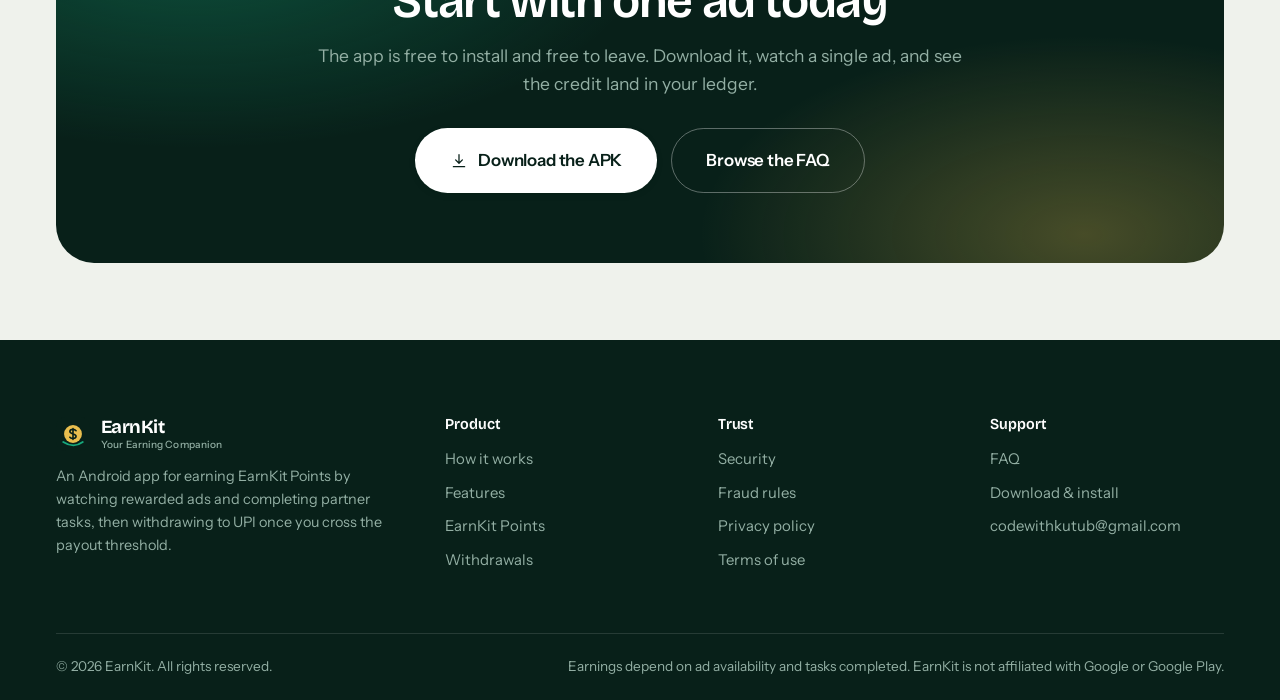
<file: how-it-works.html>
<!doctype html>
<html lang="en" data-theme="light">

<head>
  <meta charset="utf-8">
  <meta name="viewport" content="width=device-width, initial-scale=1, viewport-fit=cover">
  <title>How earning works — EarnKit</title>
  <meta name="description"
    content="Ads, partner tasks and referrals explained, plus what a point is worth and exactly how a UPI withdrawal is processed.">
  <meta name="theme-color" content="#082019">
  <meta name="robots" content="index,follow,max-image-preview:large">
  <meta name="color-scheme" content="light dark">
  <link rel="canonical" href="https://earnkit-site.vercel.app/how-it-works.html">
  <meta property="og:type" content="website">
  <meta property="og:site_name" content="EarnKit">
  <meta property="og:title" content="How earning works — EarnKit">
  <meta property="og:description"
    content="Ads, partner tasks and referrals explained, plus what a point is worth and exactly how a UPI withdrawal is processed.">
  <meta property="og:image" content="https://earnkit-site.vercel.app/assets/img/og-cover.svg">
  <meta name="twitter:card" content="summary_large_image">
  <link rel="manifest" href="site.webmanifest">
  <link rel="icon" href="assets/img/favicon.svg" type="image/svg+xml">
  <link rel="apple-touch-icon" href="assets/img/favicon.svg">
  <link rel="preconnect" href="https://fonts.googleapis.com">
  <link rel="preconnect" href="https://fonts.gstatic.com" crossorigin>
  <link
    href="https://fonts.googleapis.com/css2?family=Bricolage+Grotesque:opsz,wdth,wght@12..96,75..100,400..800&family=Instrument+Sans:ital,wght@0,400..700;1,400&display=swap"
    rel="stylesheet">
  <link rel="stylesheet" href="assets/css/site.css">
  <script>
    // Set theme before first paint so there is no flash.
    try {
      var t = localStorage.getItem('eg-theme');
      if (!t) t = 'light';
      document.documentElement.setAttribute('data-theme', t);
    } catch (e) { }
  </script>

</head>

<body>
  <a class="skip" href="#main">Skip to content</a>
  <div class="prog" aria-hidden="true"></div>

  <header class="hdr">
    <div class="wrap hdr__in">
      <a class="brand" href="index.html" aria-label="EarnKit home"><svg class="brand__mark" viewBox="0 0 40 40"
          fill="none" aria-hidden="true">
          <rect width="40" height="40" rx="11" fill="#082019" />
          <circle class="coin" cx="20" cy="20" r="10.5" fill="#E9BE4E" />
          <path
            d="M20 13.5v13M23.6 16.1c-.9-1-2.2-1.5-3.6-1.5-2.1 0-3.7 1.1-3.7 2.6 0 3.6 7.3 1.9 7.3 5.5 0 1.5-1.6 2.6-3.7 2.6-1.4 0-2.7-.5-3.6-1.5"
            stroke="#082019" stroke-width="1.9" stroke-linecap="round" />
          <path d="M8.5 29.5c4 2.6 8 3.9 12 3.9s7.4-1.3 11-3.9" stroke="#17A87C" stroke-width="2.2"
            stroke-linecap="round" />
        </svg><span>EarnKit<em>Your Earning Companion</em></span></a>
      <nav class="nav" aria-label="Primary"><a href="index.html">Home</a><a href="how-it-works.html"
          aria-current="page">How it works</a><a href="features.html">Features</a><a href="security.html">Security</a><a
          href="faq.html">FAQ</a></nav>
      <div class="hdr__actions">
        <button class="tgl" type="button" aria-label="Switch theme"><svg class="sun" viewBox="0 0 24 24" fill="none"
            stroke="currentColor" stroke-width="1.7" stroke-linecap="round" stroke-linejoin="round" aria-hidden="true">
            <circle cx="12" cy="12" r="4.2" />
            <path
              d="M12 2.5v2.2M12 19.3v2.2M4.2 4.2l1.6 1.6M18.2 18.2l1.6 1.6M2.5 12h2.2M19.3 12h2.2M4.2 19.8l1.6-1.6M18.2 5.8l1.6-1.6" />
          </svg><svg class="moon" viewBox="0 0 24 24" fill="none" stroke="currentColor" stroke-width="1.7"
            stroke-linecap="round" stroke-linejoin="round" aria-hidden="true">
            <path d="M20 14.5A8.5 8.5 0 019.5 4a8.5 8.5 0 1010.5 10.5z" />
          </svg></button>
        <a class="btn btn--emerald" href="download.html"><svg class="ico" viewBox="0 0 24 24" fill="none"
            stroke="currentColor" stroke-width="1.7" stroke-linecap="round" stroke-linejoin="round" aria-hidden="true">
            <path d="M12 3.5v11M7.5 10.5L12 15l4.5-4.5M4.5 19.5h15" />
          </svg> Download APK</a>
        <button class="burger" type="button" aria-label="Menu" aria-expanded="false" aria-controls="drawer">
          <span></span><span></span><span></span>
        </button>
      </div>
    </div>
  </header>

  <div class="scrim" aria-hidden="true"></div>
  <aside class="drawer" id="drawer" aria-label="Mobile navigation">
    <a href="index.html">Home</a>
    <a href="how-it-works.html" aria-current="page">How it works</a>
    <a href="features.html">Features</a>
    <a href="security.html">Security</a>
    <a href="faq.html">FAQ</a>
    <a href="download.html">Download</a>
    <a class="btn btn--emerald btn--block" href="download.html">Download APK</a>
  </aside>

  <main id="main">

    <section class="phead">
      <div class="wrap">
        <p class="crumb"><a href="index.html">Home</a> &nbsp;/&nbsp; How it works</p>
        <h1 class="fade-up">From a thirty-second ad to money in your UPI app</h1>
        <p class="lede fade-up" style="animation-delay:.1s">The full mechanics: where points come from, what they are
          worth, why some are locked, and exactly what happens when you request a payout.</p>
      </div>
    </section>
    <section class="tight">
      <div class="wrap">
        <div data-tabs>
          <div class="tabs" role="tablist" aria-label="Ways to earn">
            <button class="tab" role="tab" id="t1" aria-controls="p1" aria-selected="true">Rewarded ads</button>
            <button class="tab" role="tab" id="t2" aria-controls="p2" aria-selected="false">Partner tasks</button>
            <button class="tab" role="tab" id="t3" aria-controls="p3" aria-selected="false">Referrals</button>
          </div>

          <div class="panel" id="p1" role="tabpanel" aria-labelledby="t1">
            <div class="grid g2" style="gap:clamp(26px,4vw,54px)">
              <div>
                <h3 style="margin-bottom:12px">Short videos, small and steady</h3>
                <p class="lede" style="margin-bottom:20px">Tap the earn button on the home screen and a
                  rewarded video plays. Watch it through to the end &mdash; closing it early pays nothing,
                  because the ad network only reports completed views.</p>
                <ul class="ticks">
                  <li><svg class="ico" viewBox="0 0 24 24" fill="none" stroke="currentColor" stroke-width="1.7"
                      stroke-linecap="round" stroke-linejoin="round" aria-hidden="true">
                      <circle cx="12" cy="12" r="9" />
                      <path d="M8 12.3l2.8 2.7L16 9.6" />
                    </svg><span>Each completed view adds points to your available balance within a few seconds.</span>
                  </li>
                  <li><svg class="ico" viewBox="0 0 24 24" fill="none" stroke="currentColor" stroke-width="1.7"
                      stroke-linecap="round" stroke-linejoin="round" aria-hidden="true">
                      <path d="M4.5 17a8.5 8.5 0 1115 0" />
                      <path d="M12 13.5l3.5-3" />
                    </svg><span>There is a daily cap of 20 rewarded ads per account. The counter on the home screen
                      shows where you are.</span></li>
                  <li><svg class="ico" viewBox="0 0 24 24" fill="none" stroke="currentColor" stroke-width="1.7"
                      stroke-linecap="round" stroke-linejoin="round" aria-hidden="true">
                      <circle cx="12" cy="12" r="8.5" />
                      <path d="M12 7.5V12l3 2" />
                    </svg><span>A short cool-down sits between views. It is there to stop automated scripts, not to slow
                      you down.</span></li>
                  <li><svg class="ico" viewBox="0 0 24 24" fill="none" stroke="currentColor" stroke-width="1.7"
                      stroke-linecap="round" stroke-linejoin="round" aria-hidden="true">
                      <path d="M2.5 12S6 5.5 12 5.5 21.5 12 21.5 12 18 18.5 12 18.5 2.5 12 2.5 12z" />
                      <circle cx="12" cy="12" r="3" />
                    </svg><span>Ad supply varies by day and region. Some days there will simply be fewer ads to serve
                      you.</span></li>
                </ul>
              </div>
              <div class="card">
                <h4 style="margin-bottom:14px">What happens after you watch</h4>
                <div class="rail" style="margin-left:-6px">
                  <div class="step" style="padding:12px 0">
                    <div class="step__dot">1</div>
                    <div>
                      <h4>Ad completes</h4>
                      <p class="small">The network records a finished view on its side.</p>
                    </div>
                  </div>
                  <div class="step" style="padding:12px 0">
                    <div class="step__dot">2</div>
                    <div>
                      <h4>Signed callback</h4>
                      <p class="small">It sends our server a signed confirmation. The app is not asked.</p>
                    </div>
                  </div>
                  <div class="step" style="padding:12px 0">
                    <div class="step__dot">3</div>
                    <div>
                      <h4>Checks run</h4>
                      <p class="small">Signature, daily cap and timing are all verified.</p>
                    </div>
                  </div>
                  <div class="step" style="padding:12px 0">
                    <div class="step__dot">4</div>
                    <div>
                      <h4>Points credited</h4>
                      <p class="small">A ledger line appears in your wallet with the source.</p>
                    </div>
                  </div>
                </div>
              </div>
            </div>
          </div>

          <div class="panel" id="p2" role="tabpanel" aria-labelledby="t2" hidden>
            <div class="grid g2" style="gap:clamp(26px,4vw,54px)">
              <div>
                <h3 style="margin-bottom:12px">Where the real money is</h3>
                <p class="lede" style="margin-bottom:20px">The Earn tab lists tasks from partner
                  networks: surveys, app installs with a few minutes of usage, sign-ups and trials. They
                  take longer than an ad and pay several times more, because advertisers pay far more for
                  a completed action than for a view.</p>
                <ul class="ticks">
                  <li><svg class="ico" viewBox="0 0 24 24" fill="none" stroke="currentColor" stroke-width="1.7"
                      stroke-linecap="round" stroke-linejoin="round" aria-hidden="true">
                      <circle cx="12" cy="12" r="9" />
                      <path d="M8 12.3l2.8 2.7L16 9.6" />
                    </svg><span>Every task card shows its reward and rough time before you start.</span></li>
                  <li><svg class="ico" viewBox="0 0 24 24" fill="none" stroke="currentColor" stroke-width="1.7"
                      stroke-linecap="round" stroke-linejoin="round" aria-hidden="true">
                      <path d="M2.5 12S6 5.5 12 5.5 21.5 12 21.5 12 18 18.5 12 18.5 2.5 12 2.5 12z" />
                      <circle cx="12" cy="12" r="3" />
                    </svg><span>Follow the task instructions exactly. Partners reject completions that skip steps, and a
                      rejected task pays nothing.</span></li>
                  <li><svg class="ico" viewBox="0 0 24 24" fill="none" stroke="currentColor" stroke-width="1.7"
                      stroke-linecap="round" stroke-linejoin="round" aria-hidden="true">
                      <circle cx="12" cy="12" r="8.5" />
                      <path d="M12 7.5V12l3 2" />
                    </svg><span>Task credits can take minutes to hours, because the partner confirms them on their own
                      schedule.</span></li>
                  <li><svg class="ico" viewBox="0 0 24 24" fill="none" stroke="currentColor" stroke-width="1.7"
                      stroke-linecap="round" stroke-linejoin="round" aria-hidden="true">
                      <circle cx="12" cy="12" r="9" />
                      <path d="M8.6 8.6l6.8 6.8M15.4 8.6l-6.8 6.8" />
                    </svg><span>Surveys sometimes screen you out partway. That is the partner&rsquo;s decision and
                      unfortunately it is unpaid.</span></li>
                </ul>
              </div>
              <div class="card card--gold">
                <div class="card__ico"><svg class="ico" viewBox="0 0 24 24" fill="none" stroke="currentColor"
                    stroke-width="1.7" stroke-linecap="round" stroke-linejoin="round" aria-hidden="true">
                    <path d="M4 20V9M10 20V4M16 20v-7M22 20H2" />
                  </svg></div>
                <h3>Why tasks beat ads</h3>
                <p style="margin-bottom:14px">An advertiser pays a small amount for someone to see a
                  video. They pay a lot more for someone to install their app and actually use it, or to
                  finish a survey they can use as research.</p>
                <p>If you want your balance to move at a useful pace, treat ads as the daily habit and
                  tasks as the thing that actually builds the total.</p>
              </div>
            </div>
          </div>

          <div class="panel" id="p3" role="tabpanel" aria-labelledby="t3" hidden>
            <div class="grid g2" style="gap:clamp(26px,4vw,54px)">
              <div>
                <h3 style="margin-bottom:12px">Invite people who will actually use it</h3>
                <p class="lede" style="margin-bottom:20px">Your referral code is in the Referral tab,
                  ready to copy or share. A friend enters it while signing up &mdash; it cannot be added
                  afterwards.</p>
                <ul class="ticks">
                  <li><svg class="ico" viewBox="0 0 24 24" fill="none" stroke="currentColor" stroke-width="1.7"
                      stroke-linecap="round" stroke-linejoin="round" aria-hidden="true">
                      <rect x="5" y="10.5" width="14" height="9.5" rx="2.5" />
                      <path d="M8.2 10.5V8a3.8 3.8 0 017.6 0v2.5" />
                    </svg><span>Your referral bonus is created immediately, but stays locked.</span></li>
                  <li><svg class="ico" viewBox="0 0 24 24" fill="none" stroke="currentColor" stroke-width="1.7"
                      stroke-linecap="round" stroke-linejoin="round" aria-hidden="true">
                      <circle cx="12" cy="12" r="9" />
                      <path d="M8 12.3l2.8 2.7L16 9.6" />
                    </svg><span>It unlocks once your friend completes one verified ad view or one partner task.</span>
                  </li>
                  <li><svg class="ico" viewBox="0 0 24 24" fill="none" stroke="currentColor" stroke-width="1.7"
                      stroke-linecap="round" stroke-linejoin="round" aria-hidden="true">
                      <circle cx="12" cy="12" r="9" />
                      <path d="M8.6 8.6l6.8 6.8M15.4 8.6l-6.8 6.8" />
                    </svg><span>Multiple accounts from the same device or the same person do not count and will flag
                      both accounts.</span></li>
                  <li><svg class="ico" viewBox="0 0 24 24" fill="none" stroke="currentColor" stroke-width="1.7"
                      stroke-linecap="round" stroke-linejoin="round" aria-hidden="true">
                      <circle cx="9" cy="8.5" r="3.2" />
                      <path d="M3.5 19.5c0-3 2.5-5 5.5-5s5.5 2 5.5 5" />
                      <path d="M16 5.6a3.2 3.2 0 010 5.8M17.5 14.9c2 .6 3.2 2.3 3.2 4.6" />
                    </svg><span>The Referral tab shows who joined, who has activated, and what you have earned from
                      each.</span></li>
                </ul>
              </div>
              <div class="card">
                <div class="card__ico"><svg class="ico" viewBox="0 0 24 24" fill="none" stroke="currentColor"
                    stroke-width="1.7" stroke-linecap="round" stroke-linejoin="round" aria-hidden="true">
                    <circle cx="9" cy="8.5" r="3.2" />
                    <path d="M3.5 19.5c0-3 2.5-5 5.5-5s5.5 2 5.5 5" />
                    <path d="M16 5.6a3.2 3.2 0 010 5.8M17.5 14.9c2 .6 3.2 2.3 3.2 4.6" />
                  </svg></div>
                <h3>The one rule that matters</h3>
                <p>Referral rewards are funded by the revenue your friend generates. That is why the
                  unlock is tied to their first verified activity rather than to the signup itself. It is
                  also why referral farming is pointless here &mdash; an account that never earns never
                  unlocks anything.</p>
              </div>
            </div>
          </div>
        </div>
      </div>
    </section>

    <section class="band--paper2" id="points">
      <div class="wrap">
        <div class="head r">
          <div class="rule"></div>
          <h2>Points, locks and the rupee value</h2>
          <p class="lede">Three numbers matter in your wallet. Here is what each one means and when it
            changes.</p>
        </div>
        <div class="rows r">
          <div class="row">
            <div class="row__n">01</div>
            <div>
              <h3>Available points</h3>
            </div>
            <div>
              <p>Everything you have earned from verified ads, completed tasks and unlocked bonuses.
                This is the number that counts towards the payout threshold and the number that gets
                converted when you withdraw.</p>
            </div>
          </div>
          <div class="row">
            <div class="row__n">02</div>
            <div>
              <h3>Locked points</h3>
            </div>
            <div>
              <p>Your signup bonus and any referral bonuses that have not met their unlock condition
                yet. They are visible, they are yours, and they merge into your available balance
                automatically once the condition is met. An unused signup bonus expires after 30 days.</p>
            </div>
          </div>
          <div class="row">
            <div class="row__n">03</div>
            <div>
              <h3>Rupee value</h3>
            </div>
            <div>
              <p>Shown on the Withdraw screen only. Your available points are multiplied by the
                current conversion rate, which is stored on our server. The rate in force at the moment of
                your request is recorded with that payout, so any dispute can be traced exactly.</p>
            </div>
          </div>
        </div>
      </div>
    </section>

    <section id="withdraw">
      <div class="wrap">
        <div class="head r">
          <div class="rule"></div>
          <h2>Getting paid</h2>
          <p class="lede">Payouts go over UPI to an ID you control. Here is the sequence, including the
            parts that are not instant.</p>
        </div>
        <div class="grid g2" style="gap:clamp(26px,4vw,54px)">
          <div class="rail r">
            <div class="step">
              <div class="step__dot">1</div>
              <div>
                <h3>Cross the threshold</h3>
                <p>The Withdraw button unlocks when your available balance passes the current payout
                  minimum. Until then the screen shows how far you have left to go.</p>
              </div>
            </div>
            <div class="step">
              <div class="step__dot">2</div>
              <div>
                <h3>Enter your UPI ID</h3>
                <p>Use a UPI ID registered in your own name. Payouts to someone else&rsquo;s ID are
                  rejected, and repeated attempts get the account flagged.</p>
              </div>
            </div>
            <div class="step">
              <div class="step__dot">3</div>
              <div>
                <h3>The request is held</h3>
                <p>Your points are deducted and held against the request so the same balance cannot be
                  withdrawn twice. The request shows as pending in your wallet.</p>
              </div>
            </div>
            <div class="step">
              <div class="step__dot">4</div>
              <div>
                <h3>Review and payout</h3>
                <p>We check the account for fraud flags, then send the payment through our payout
                  provider. The status changes to paid with a reference you can match in your bank app.</p>
              </div>
            </div>
          </div>
          <div class="r" data-d="1">
            <div class="card" style="margin-bottom:20px">
              <h3 style="margin-bottom:12px">Good to know before you request</h3>
              <ul class="ticks">
                <li><svg class="ico" viewBox="0 0 24 24" fill="none" stroke="currentColor" stroke-width="1.7"
                    stroke-linecap="round" stroke-linejoin="round" aria-hidden="true">
                    <circle cx="12" cy="12" r="9" />
                    <path d="M8 12.3l2.8 2.7L16 9.6" />
                  </svg><span>One pending withdrawal at a time, per account.</span></li>
                <li><svg class="ico" viewBox="0 0 24 24" fill="none" stroke="currentColor" stroke-width="1.7"
                    stroke-linecap="round" stroke-linejoin="round" aria-hidden="true">
                    <circle cx="12" cy="12" r="9" />
                    <path d="M8 12.3l2.8 2.7L16 9.6" />
                  </svg><span>Your email must be verified before a payout can be processed.</span></li>
                <li><svg class="ico" viewBox="0 0 24 24" fill="none" stroke="currentColor" stroke-width="1.7"
                    stroke-linecap="round" stroke-linejoin="round" aria-hidden="true">
                    <circle cx="12" cy="12" r="9" />
                    <path d="M8 12.3l2.8 2.7L16 9.6" />
                  </svg><span>Nothing is ever marked paid before our payout provider confirms the transfer.</span></li>
                <li><svg class="ico" viewBox="0 0 24 24" fill="none" stroke="currentColor" stroke-width="1.7"
                    stroke-linecap="round" stroke-linejoin="round" aria-hidden="true">
                    <circle cx="12" cy="12" r="9" />
                    <path d="M8 12.3l2.8 2.7L16 9.6" />
                  </svg><span>If a request is rejected, the held points return to your balance with a reason
                    attached.</span></li>
              </ul>
            </div>
            <div class="note"><b>The threshold can move.</b> It sits in a published range and is set on
              our side, because it has to stay above the fees our payout provider charges per transfer.
              The live figure is always shown on the Withdraw screen.</div>
          </div>
        </div>
      </div>
    </section>

    <section class="tight">
      <div class="wrap">
        <div class="cta r">
          <h2>Start with one ad today</h2>
          <p>The app is free to install and free to leave. Download it, watch a single ad, and see the credit land in
            your ledger.</p>
          <div class="cta__row">
            <a class="btn btn--lg" href="download.html"><svg class="ico" viewBox="0 0 24 24" fill="none"
                stroke="currentColor" stroke-width="1.7" stroke-linecap="round" stroke-linejoin="round"
                aria-hidden="true">
                <path d="M12 3.5v11M7.5 10.5L12 15l4.5-4.5M4.5 19.5h15" />
              </svg> Download the APK</a>
            <a class="btn btn--lg btn--ghost" href="faq.html">Browse the FAQ</a>
          </div>
        </div>
      </div>
    </section>
  </main>

  <footer class="ftr">
    <div class="wrap">
      <div class="ftr__grid">
        <div>
          <a class="brand" href="index.html"><svg class="brand__mark" viewBox="0 0 40 40" fill="none"
              aria-hidden="true">
              <rect width="40" height="40" rx="11" fill="#082019" />
              <circle class="coin" cx="20" cy="20" r="10.5" fill="#E9BE4E" />
              <path
                d="M20 13.5v13M23.6 16.1c-.9-1-2.2-1.5-3.6-1.5-2.1 0-3.7 1.1-3.7 2.6 0 3.6 7.3 1.9 7.3 5.5 0 1.5-1.6 2.6-3.7 2.6-1.4 0-2.7-.5-3.6-1.5"
                stroke="#082019" stroke-width="1.9" stroke-linecap="round" />
              <path d="M8.5 29.5c4 2.6 8 3.9 12 3.9s7.4-1.3 11-3.9" stroke="#17A87C" stroke-width="2.2"
                stroke-linecap="round" />
            </svg><span>EarnKit<em>Your Earning Companion</em></span></a>
          <p class="ftr__note">An Android app for earning EarnKit Points by watching rewarded ads and completing partner
            tasks, then withdrawing to UPI once you cross the payout threshold.</p>
        </div>
        <div>
          <h4>Product</h4>
          <ul>
            <li><a href="how-it-works.html">How it works</a></li>
            <li><a href="features.html">Features</a></li>
            <li><a href="how-it-works.html#points">EarnKit Points</a></li>
            <li><a href="how-it-works.html#withdraw">Withdrawals</a></li>
          </ul>
        </div>
        <div>
          <h4>Trust</h4>
          <ul>
            <li><a href="security.html">Security</a></li>
            <li><a href="security.html#fraud">Fraud rules</a></li>
            <li><a href="privacy.html">Privacy policy</a></li>
            <li><a href="terms.html">Terms of use</a></li>
          </ul>
        </div>
        <div>
          <h4>Support</h4>
          <ul>
            <li><a href="faq.html">FAQ</a></li>
            <li><a href="download.html">Download &amp; install</a></li>
            <li><a href="mailto:codewithkutub@gmail.com">codewithkutub@gmail.com</a></li>
          </ul>
        </div>
      </div>
      <div class="ftr__bar">
        <span>&copy; <span data-year>2026</span> EarnKit. All rights reserved.</span>
        <span>Earnings depend on ad availability and tasks completed. EarnKit is not affiliated with Google or Google
          Play.</span>
      </div>
    </div>
  </footer>

  <script src="assets/js/site.js" defer></script>
</body>

</html>
</file>
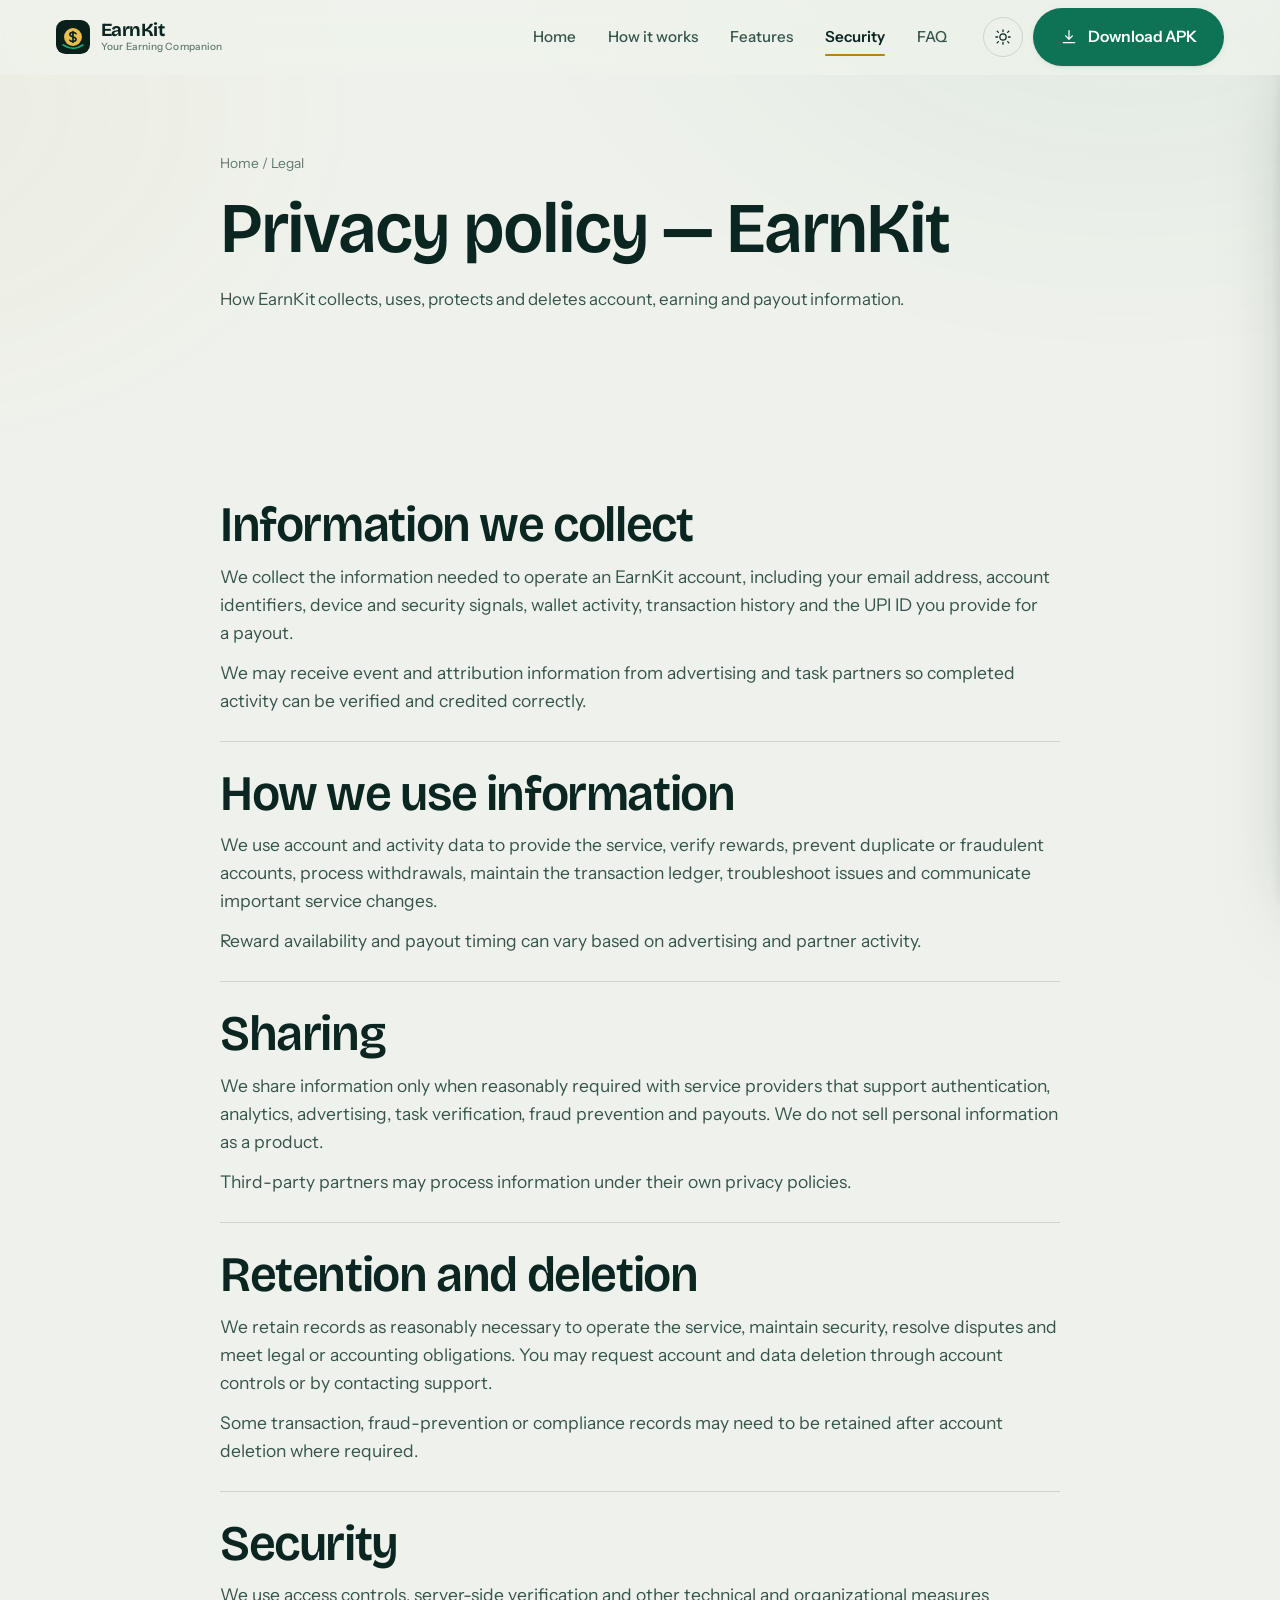
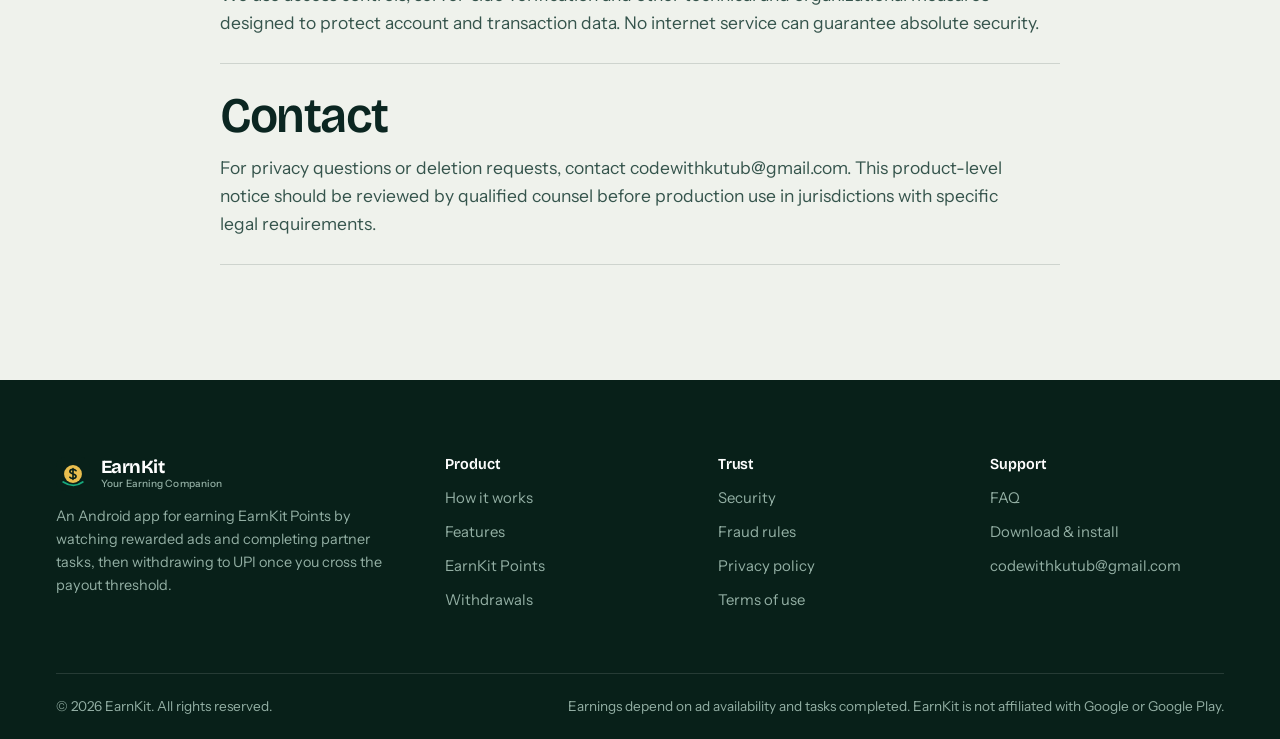
<file: privacy.html>
<!DOCTYPE html>

<html data-theme="light" lang="en">

<head>
  <meta charset="utf-8" />
  <meta content="width=device-width, initial-scale=1, viewport-fit=cover" name="viewport" />
  <title>Privacy policy — EarnKit</title>
  <meta content="How EarnKit collects, uses, protects and deletes account, earning and payout information."
    name="description" />
  <meta content="#082019" name="theme-color" />
  <meta content="index,follow,max-image-preview:large" name="robots" />
  <meta content="light dark" name="color-scheme" />
  <link href="https://earnkit-site.vercel.app/security.html" rel="canonical" />
  <meta content="website" property="og:type" />
  <meta content="EarnKit" property="og:site_name" />
  <meta content="Security and fraud protection — EarnKit" property="og:title" />
  <meta
    content="Server-verified rewards, signed postbacks, device binding, rate limiting and an append-only ledger. How your balance is protected."
    property="og:description" />
  <meta content="https://earnkit-site.vercel.app/assets/img/og-cover.svg" property="og:image" />
  <meta content="summary_large_image" name="twitter:card" />
  <link href="site.webmanifest" rel="manifest" />
  <link href="assets/img/favicon.svg" rel="icon" type="image/svg+xml" />
  <link href="assets/img/favicon.svg" rel="apple-touch-icon" />
  <link href="https://fonts.googleapis.com" rel="preconnect" />
  <link crossorigin="" href="https://fonts.gstatic.com" rel="preconnect" />
  <link
    href="https://fonts.googleapis.com/css2?family=Bricolage+Grotesque:opsz,wdth,wght@12..96,75..100,400..800&amp;family=Instrument+Sans:ital,wght@0,400..700;1,400&amp;display=swap"
    rel="stylesheet" />
  <link href="assets/css/site.css" rel="stylesheet" />
  <script>
    // Set theme before first paint so there is no flash.
    try {
      var t = localStorage.getItem('eg-theme');
      if (!t) t = 'light';
      document.documentElement.setAttribute('data-theme', t);
    } catch (e) { }
  </script>
</head>

<body>
  <a class="skip" href="#main">Skip to content</a>
  <div aria-hidden="true" class="prog"></div>
  <header class="hdr">
    <div class="wrap hdr__in">
      <a aria-label="EarnKit home" class="brand" href="index.html"><svg aria-hidden="true" class="brand__mark"
          fill="none" viewbox="0 0 40 40">
          <rect fill="#082019" height="40" rx="11" width="40"></rect>
          <circle class="coin" cx="20" cy="20" fill="#E9BE4E" r="10.5"></circle>
          <path
            d="M20 13.5v13M23.6 16.1c-.9-1-2.2-1.5-3.6-1.5-2.1 0-3.7 1.1-3.7 2.6 0 3.6 7.3 1.9 7.3 5.5 0 1.5-1.6 2.6-3.7 2.6-1.4 0-2.7-.5-3.6-1.5"
            stroke="#082019" stroke-linecap="round" stroke-width="1.9"></path>
          <path d="M8.5 29.5c4 2.6 8 3.9 12 3.9s7.4-1.3 11-3.9" stroke="#17A87C" stroke-linecap="round"
            stroke-width="2.2"></path>
        </svg><span>EarnKit<em>Your Earning Companion</em></span></a>
      <nav aria-label="Primary" class="nav"><a href="index.html">Home</a><a href="how-it-works.html">How it works</a><a
          href="features.html">Features</a><a aria-current="page" href="security.html">Security</a><a
          href="faq.html">FAQ</a></nav>
      <div class="hdr__actions">
        <button aria-label="Switch theme" class="tgl" type="button"><svg aria-hidden="true" class="sun" fill="none"
            stroke="currentColor" stroke-linecap="round" stroke-linejoin="round" stroke-width="1.7" viewbox="0 0 24 24">
            <circle cx="12" cy="12" r="4.2"></circle>
            <path
              d="M12 2.5v2.2M12 19.3v2.2M4.2 4.2l1.6 1.6M18.2 18.2l1.6 1.6M2.5 12h2.2M19.3 12h2.2M4.2 19.8l1.6-1.6M18.2 5.8l1.6-1.6">
            </path>
          </svg><svg aria-hidden="true" class="moon" fill="none" stroke="currentColor" stroke-linecap="round"
            stroke-linejoin="round" stroke-width="1.7" viewbox="0 0 24 24">
            <path d="M20 14.5A8.5 8.5 0 019.5 4a8.5 8.5 0 1010.5 10.5z"></path>
          </svg></button>
        <a class="btn btn--emerald" href="download.html"><svg aria-hidden="true" class="ico" fill="none"
            stroke="currentColor" stroke-linecap="round" stroke-linejoin="round" stroke-width="1.7" viewbox="0 0 24 24">
            <path d="M12 3.5v11M7.5 10.5L12 15l4.5-4.5M4.5 19.5h15"></path>
          </svg> Download APK</a>
        <button aria-controls="drawer" aria-expanded="false" aria-label="Menu" class="burger" type="button">
          <span></span><span></span><span></span>
        </button>
      </div>
    </div>
  </header>
  <div aria-hidden="true" class="scrim"></div>
  <aside aria-label="Mobile navigation" class="drawer" id="drawer">
    <a href="index.html">Home</a>
    <a href="how-it-works.html">How it works</a>
    <a href="features.html">Features</a>
    <a aria-current="page" href="security.html">Security</a>
    <a href="faq.html">FAQ</a>
    <a href="download.html">Download</a>
    <a class="btn btn--emerald btn--block" href="download.html">Download APK</a>
  </aside>
  <main id="main">
    <section class="phead">
      <div class="wrap wrap--narrow">
        <p class="crumb"><a href="index.html">Home</a> / Legal</p>
        <h1>Privacy policy — EarnKit</h1>
        <p class="lede">How EarnKit collects, uses, protects and deletes account, earning and payout information.</p>
      </div>
    </section>
    <section>
      <div class="wrap wrap--narrow">
        <article class="legal-section r">
          <h2>Information we collect</h2>
          <p>We collect the information needed to operate an EarnKit account, including your email address, account
            identifiers, device and security signals, wallet activity, transaction history and the UPI ID you provide
            for a payout.</p>
          <p>We may receive event and attribution information from advertising and task partners so completed activity
            can be verified and credited correctly.</p>
        </article>
        <article class="legal-section r">
          <h2>How we use information</h2>
          <p>We use account and activity data to provide the service, verify rewards, prevent duplicate or fraudulent
            accounts, process withdrawals, maintain the transaction ledger, troubleshoot issues and communicate
            important service changes.</p>
          <p>Reward availability and payout timing can vary based on advertising and partner activity.</p>
        </article>
        <article class="legal-section r">
          <h2>Sharing</h2>
          <p>We share information only when reasonably required with service providers that support authentication,
            analytics, advertising, task verification, fraud prevention and payouts. We do not sell personal information
            as a product.</p>
          <p>Third-party partners may process information under their own privacy policies.</p>
        </article>
        <article class="legal-section r">
          <h2>Retention and deletion</h2>
          <p>We retain records as reasonably necessary to operate the service, maintain security, resolve disputes and
            meet legal or accounting obligations. You may request account and data deletion through account controls or
            by contacting support.</p>
          <p>Some transaction, fraud-prevention or compliance records may need to be retained after account deletion
            where required.</p>
        </article>
        <article class="legal-section r">
          <h2>Security</h2>
          <p>We use access controls, server-side verification and other technical and organizational measures designed
            to protect account and transaction data. No internet service can guarantee absolute security.</p>
        </article>
        <article class="legal-section r">
          <h2>Contact</h2>
          <p>For privacy questions or deletion requests, contact codewithkutub@gmail.com. This product-level notice should
            be reviewed by qualified counsel before production use in jurisdictions with specific legal requirements.
          </p>
        </article>
      </div>
    </section>
  </main>
  <footer class="ftr">
    <div class="wrap">
      <div class="ftr__grid">
        <div>
          <a class="brand" href="index.html"><svg aria-hidden="true" class="brand__mark" fill="none"
              viewbox="0 0 40 40">
              <rect fill="#082019" height="40" rx="11" width="40"></rect>
              <circle class="coin" cx="20" cy="20" fill="#E9BE4E" r="10.5"></circle>
              <path
                d="M20 13.5v13M23.6 16.1c-.9-1-2.2-1.5-3.6-1.5-2.1 0-3.7 1.1-3.7 2.6 0 3.6 7.3 1.9 7.3 5.5 0 1.5-1.6 2.6-3.7 2.6-1.4 0-2.7-.5-3.6-1.5"
                stroke="#082019" stroke-linecap="round" stroke-width="1.9"></path>
              <path d="M8.5 29.5c4 2.6 8 3.9 12 3.9s7.4-1.3 11-3.9" stroke="#17A87C" stroke-linecap="round"
                stroke-width="2.2"></path>
            </svg><span>EarnKit<em>Your Earning Companion</em></span></a>
          <p class="ftr__note">An Android app for earning EarnKit Points by watching rewarded ads and completing partner
            tasks, then withdrawing to UPI once you cross the payout threshold.</p>
        </div>
        <div>
          <h4>Product</h4>
          <ul>
            <li><a href="how-it-works.html">How it works</a></li>
            <li><a href="features.html">Features</a></li>
            <li><a href="how-it-works.html#points">EarnKit Points</a></li>
            <li><a href="how-it-works.html#withdraw">Withdrawals</a></li>
          </ul>
        </div>
        <div>
          <h4>Trust</h4>
          <ul>
            <li><a href="security.html">Security</a></li>
            <li><a href="security.html#fraud">Fraud rules</a></li>
            <li><a href="privacy.html">Privacy policy</a></li>
            <li><a href="terms.html">Terms of use</a></li>
          </ul>
        </div>
        <div>
          <h4>Support</h4>
          <ul>
            <li><a href="faq.html">FAQ</a></li>
            <li><a href="download.html">Download &amp; install</a></li>
            <li><a href="mailto:codewithkutub@gmail.com">codewithkutub@gmail.com</a></li>
          </ul>
        </div>
      </div>
      <div class="ftr__bar">
        <span>© <span data-year="">2026</span> EarnKit. All rights reserved.</span>
        <span>Earnings depend on ad availability and tasks completed. EarnKit is not affiliated with Google or Google
          Play.</span>
      </div>
    </div>
  </footer>
  <script defer="" src="assets/js/site.js"></script>
</body>

</html>
</file>
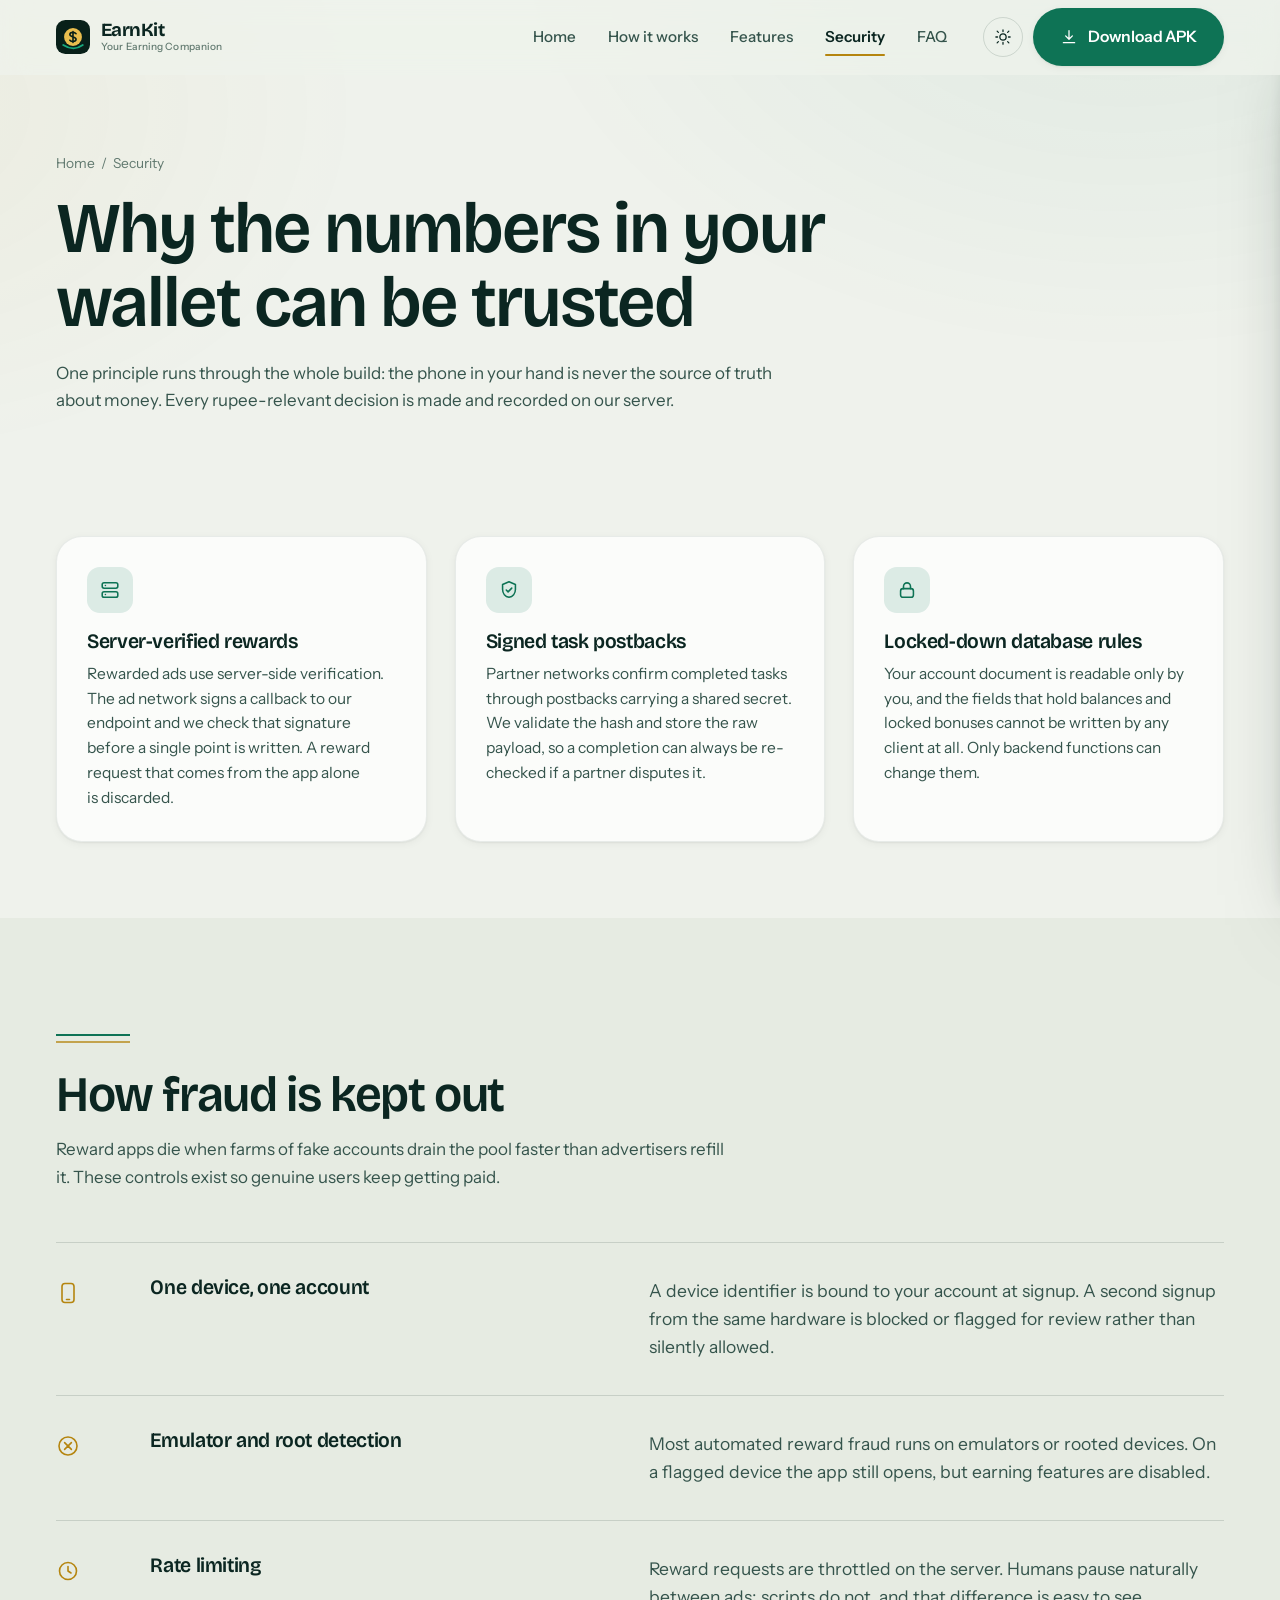
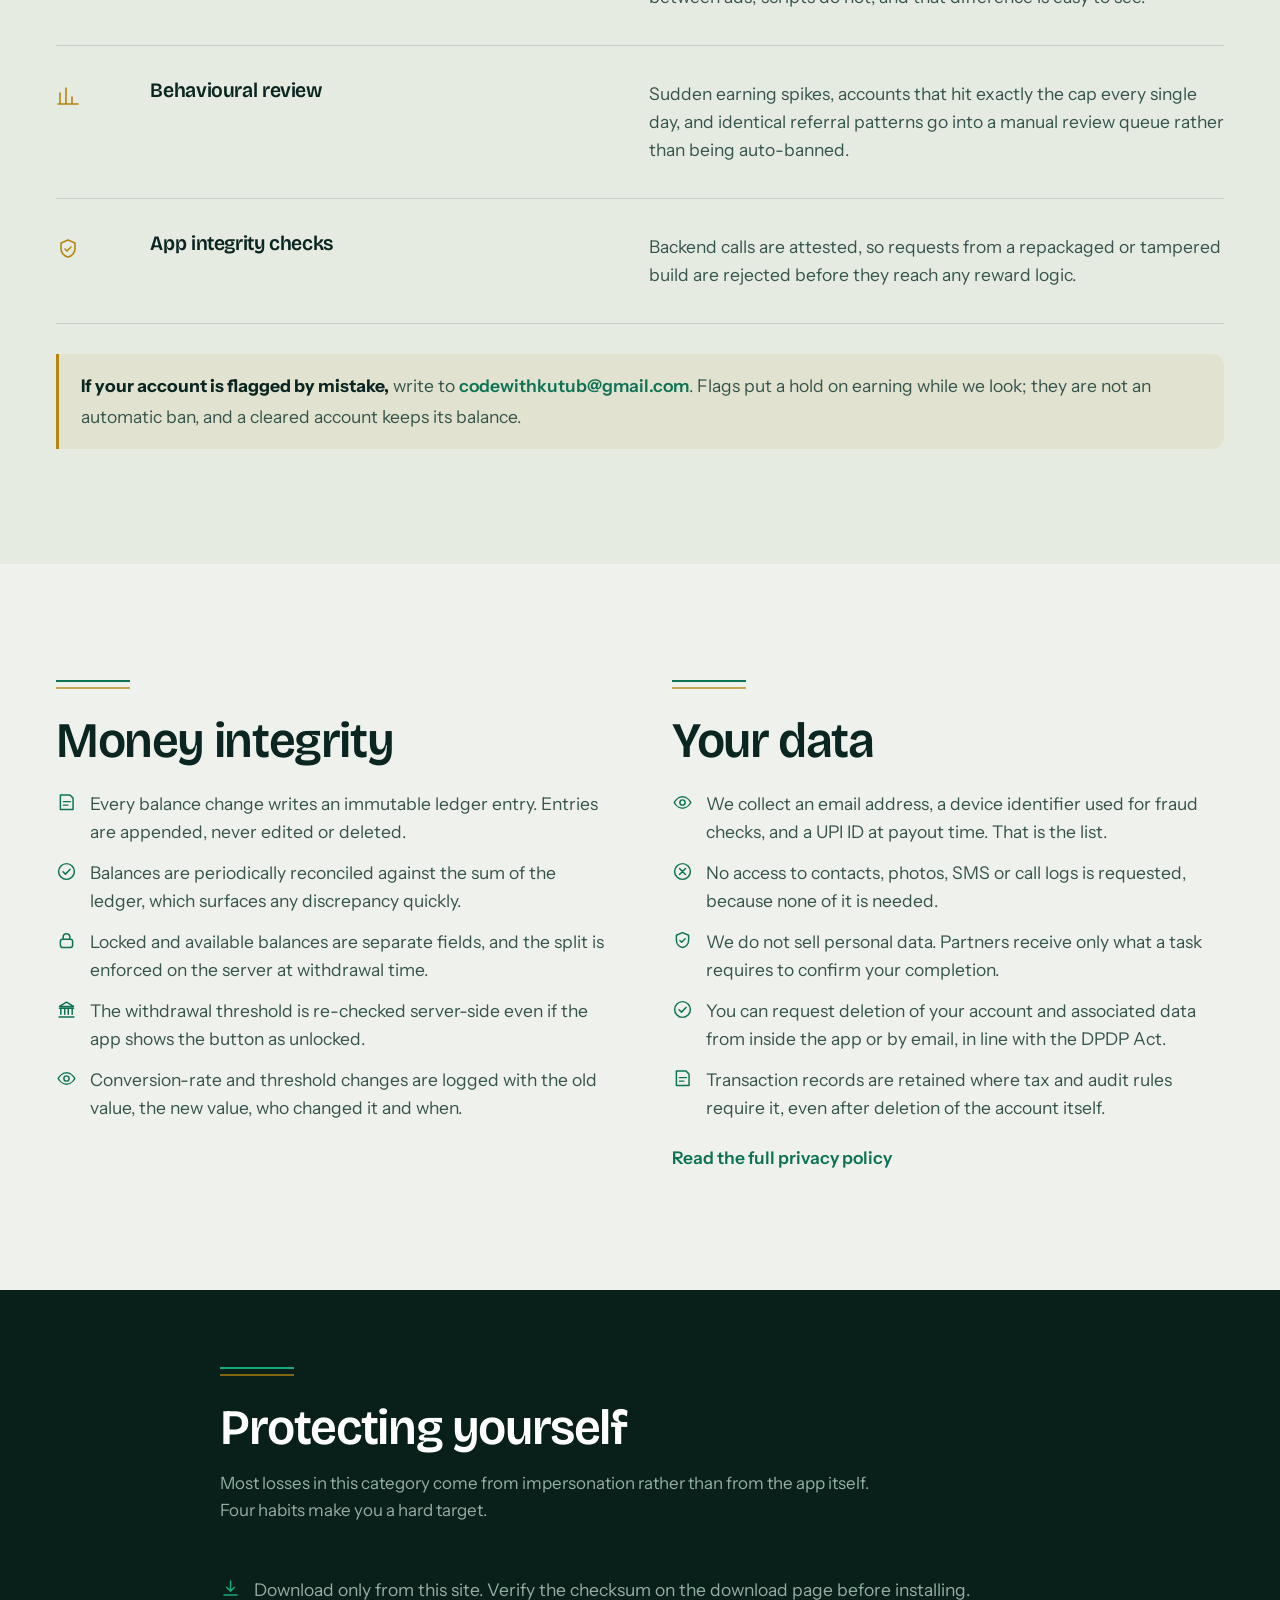
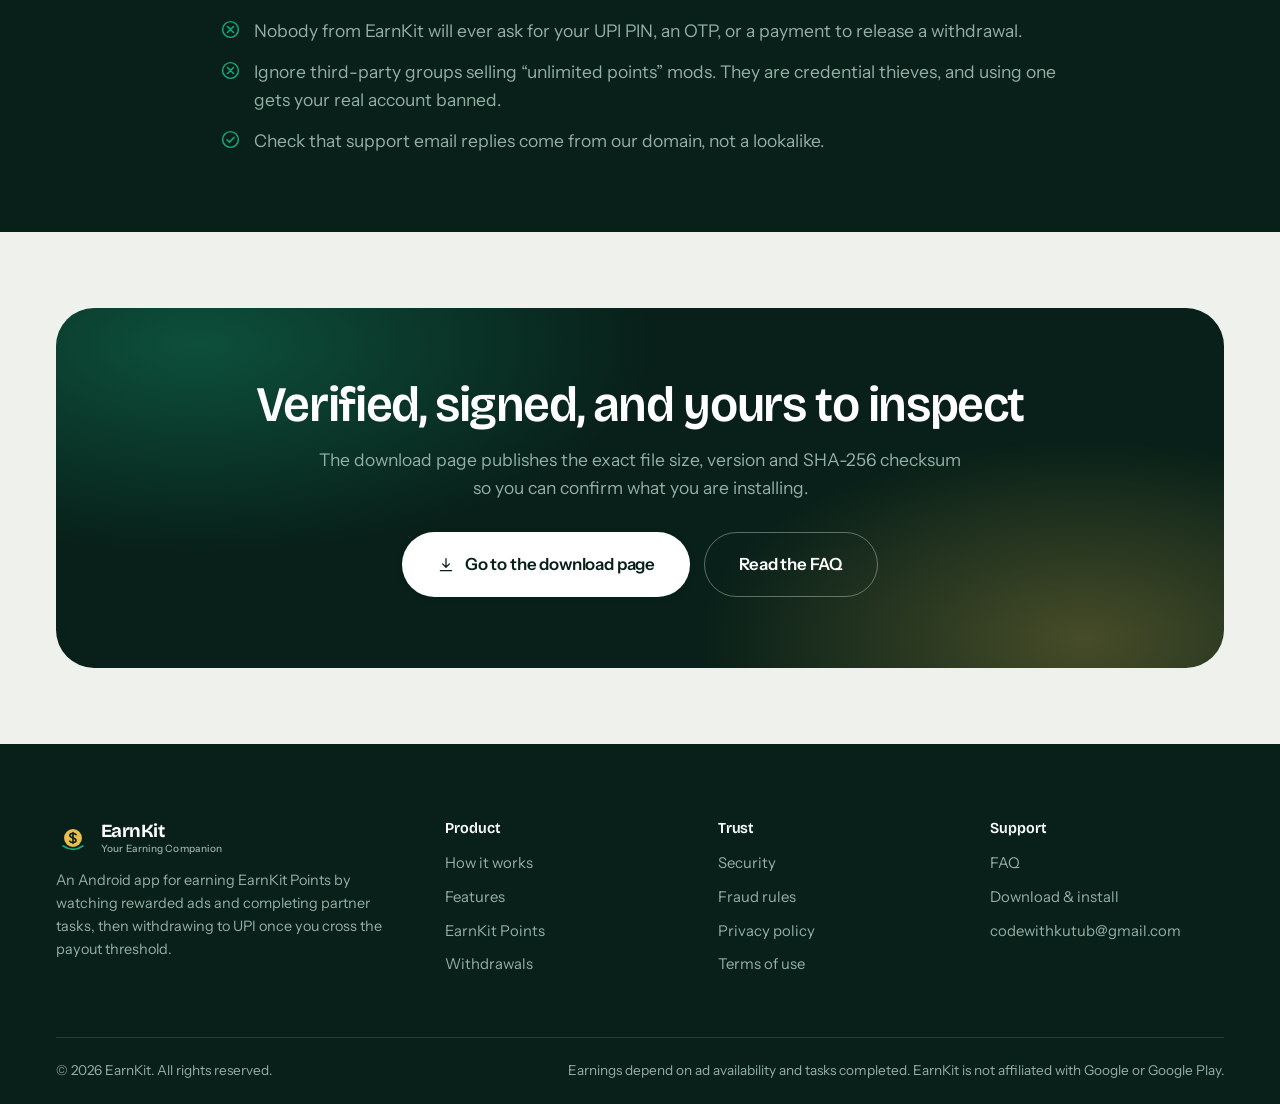
<file: security.html>
<!doctype html>
<html lang="en" data-theme="light">

<head>
  <meta charset="utf-8">
  <meta name="viewport" content="width=device-width, initial-scale=1, viewport-fit=cover">
  <title>Security and fraud protection — EarnKit</title>
  <meta name="description"
    content="Server-verified rewards, signed postbacks, device binding, rate limiting and an append-only ledger. How your balance is protected.">
  <meta name="theme-color" content="#082019">
  <meta name="robots" content="index,follow,max-image-preview:large">
  <meta name="color-scheme" content="light dark">
  <link rel="canonical" href="https://earnkit-site.vercel.app/security.html">
  <meta property="og:type" content="website">
  <meta property="og:site_name" content="EarnKit">
  <meta property="og:title" content="Security and fraud protection — EarnKit">
  <meta property="og:description"
    content="Server-verified rewards, signed postbacks, device binding, rate limiting and an append-only ledger. How your balance is protected.">
  <meta property="og:image" content="https://earnkit-site.vercel.app/assets/img/og-cover.svg">
  <meta name="twitter:card" content="summary_large_image">
  <link rel="manifest" href="site.webmanifest">
  <link rel="icon" href="assets/img/favicon.svg" type="image/svg+xml">
  <link rel="apple-touch-icon" href="assets/img/favicon.svg">
  <link rel="preconnect" href="https://fonts.googleapis.com">
  <link rel="preconnect" href="https://fonts.gstatic.com" crossorigin>
  <link
    href="https://fonts.googleapis.com/css2?family=Bricolage+Grotesque:opsz,wdth,wght@12..96,75..100,400..800&family=Instrument+Sans:ital,wght@0,400..700;1,400&display=swap"
    rel="stylesheet">
  <link rel="stylesheet" href="assets/css/site.css">
  <script>
    // Set theme before first paint so there is no flash.
    try {
      var t = localStorage.getItem('eg-theme');
      if (!t) t = 'light';
      document.documentElement.setAttribute('data-theme', t);
    } catch (e) { }
  </script>

</head>

<body>
  <a class="skip" href="#main">Skip to content</a>
  <div class="prog" aria-hidden="true"></div>

  <header class="hdr">
    <div class="wrap hdr__in">
      <a class="brand" href="index.html" aria-label="EarnKit home"><svg class="brand__mark" viewBox="0 0 40 40"
          fill="none" aria-hidden="true">
          <rect width="40" height="40" rx="11" fill="#082019" />
          <circle class="coin" cx="20" cy="20" r="10.5" fill="#E9BE4E" />
          <path
            d="M20 13.5v13M23.6 16.1c-.9-1-2.2-1.5-3.6-1.5-2.1 0-3.7 1.1-3.7 2.6 0 3.6 7.3 1.9 7.3 5.5 0 1.5-1.6 2.6-3.7 2.6-1.4 0-2.7-.5-3.6-1.5"
            stroke="#082019" stroke-width="1.9" stroke-linecap="round" />
          <path d="M8.5 29.5c4 2.6 8 3.9 12 3.9s7.4-1.3 11-3.9" stroke="#17A87C" stroke-width="2.2"
            stroke-linecap="round" />
        </svg><span>EarnKit<em>Your Earning Companion</em></span></a>
      <nav class="nav" aria-label="Primary"><a href="index.html">Home</a><a href="how-it-works.html">How it works</a><a
          href="features.html">Features</a><a href="security.html" aria-current="page">Security</a><a
          href="faq.html">FAQ</a></nav>
      <div class="hdr__actions">
        <button class="tgl" type="button" aria-label="Switch theme"><svg class="sun" viewBox="0 0 24 24" fill="none"
            stroke="currentColor" stroke-width="1.7" stroke-linecap="round" stroke-linejoin="round" aria-hidden="true">
            <circle cx="12" cy="12" r="4.2" />
            <path
              d="M12 2.5v2.2M12 19.3v2.2M4.2 4.2l1.6 1.6M18.2 18.2l1.6 1.6M2.5 12h2.2M19.3 12h2.2M4.2 19.8l1.6-1.6M18.2 5.8l1.6-1.6" />
          </svg><svg class="moon" viewBox="0 0 24 24" fill="none" stroke="currentColor" stroke-width="1.7"
            stroke-linecap="round" stroke-linejoin="round" aria-hidden="true">
            <path d="M20 14.5A8.5 8.5 0 019.5 4a8.5 8.5 0 1010.5 10.5z" />
          </svg></button>
        <a class="btn btn--emerald" href="download.html"><svg class="ico" viewBox="0 0 24 24" fill="none"
            stroke="currentColor" stroke-width="1.7" stroke-linecap="round" stroke-linejoin="round" aria-hidden="true">
            <path d="M12 3.5v11M7.5 10.5L12 15l4.5-4.5M4.5 19.5h15" />
          </svg> Download APK</a>
        <button class="burger" type="button" aria-label="Menu" aria-expanded="false" aria-controls="drawer">
          <span></span><span></span><span></span>
        </button>
      </div>
    </div>
  </header>

  <div class="scrim" aria-hidden="true"></div>
  <aside class="drawer" id="drawer" aria-label="Mobile navigation">
    <a href="index.html">Home</a>
    <a href="how-it-works.html">How it works</a>
    <a href="features.html">Features</a>
    <a href="security.html" aria-current="page">Security</a>
    <a href="faq.html">FAQ</a>
    <a href="download.html">Download</a>
    <a class="btn btn--emerald btn--block" href="download.html">Download APK</a>
  </aside>

  <main id="main">

    <section class="phead">
      <div class="wrap">
        <p class="crumb"><a href="index.html">Home</a> &nbsp;/&nbsp; Security</p>
        <h1 class="fade-up">Why the numbers in your wallet can be trusted</h1>
        <p class="lede fade-up" style="animation-delay:.1s">One principle runs through the whole build: the phone in
          your hand is never the source of truth about money. Every rupee-relevant decision is made and recorded on our
          server.</p>
      </div>
    </section>
    <section class="tight">
      <div class="wrap">
        <div class="grid g3">
          <article class="card r">
            <div class="card__ico"><svg class="ico" viewBox="0 0 24 24" fill="none" stroke="currentColor"
                stroke-width="1.7" stroke-linecap="round" stroke-linejoin="round" aria-hidden="true">
                <rect x="3.5" y="4" width="17" height="6" rx="2" />
                <rect x="3.5" y="14" width="17" height="6" rx="2" />
                <path d="M7 7h.01M7 17h.01" />
              </svg></div>
            <h3>Server-verified rewards</h3>
            <p>Rewarded ads use server-side verification. The ad network signs a callback to our
              endpoint and we check that signature before a single point is written. A reward request that
              comes from the app alone is discarded.</p>
          </article>
          <article class="card r" data-d="1">
            <div class="card__ico"><svg class="ico" viewBox="0 0 24 24" fill="none" stroke="currentColor"
                stroke-width="1.7" stroke-linecap="round" stroke-linejoin="round" aria-hidden="true">
                <path d="M12 3l7 3v5.5c0 4.2-2.9 7.8-7 8.5-4.1-.7-7-4.3-7-8.5V6l7-3z" />
                <path d="M9 12l2 2 4-4" />
              </svg></div>
            <h3>Signed task postbacks</h3>
            <p>Partner networks confirm completed tasks through postbacks carrying a shared secret. We
              validate the hash and store the raw payload, so a completion can always be re-checked if a
              partner disputes it.</p>
          </article>
          <article class="card r" data-d="2">
            <div class="card__ico"><svg class="ico" viewBox="0 0 24 24" fill="none" stroke="currentColor"
                stroke-width="1.7" stroke-linecap="round" stroke-linejoin="round" aria-hidden="true">
                <rect x="5" y="10.5" width="14" height="9.5" rx="2.5" />
                <path d="M8.2 10.5V8a3.8 3.8 0 017.6 0v2.5" />
              </svg></div>
            <h3>Locked-down database rules</h3>
            <p>Your account document is readable only by you, and the fields that hold balances and
              locked bonuses cannot be written by any client at all. Only backend functions can change
              them.</p>
          </article>
        </div>
      </div>
    </section>

    <section class="band--paper2" id="fraud">
      <div class="wrap">
        <div class="head r">
          <div class="rule"></div>
          <h2>How fraud is kept out</h2>
          <p class="lede">Reward apps die when farms of fake accounts drain the pool faster than
            advertisers refill it. These controls exist so genuine users keep getting paid.</p>
        </div>
        <div class="rows r">
          <div class="row">
            <div class="row__n"><svg class="ico" viewBox="0 0 24 24" fill="none" stroke="currentColor"
                stroke-width="1.7" stroke-linecap="round" stroke-linejoin="round" aria-hidden="true">
                <rect x="6" y="2.5" width="12" height="19" rx="3" />
                <path d="M10.5 18.5h3" />
              </svg></div>
            <div>
              <h3>One device, one account</h3>
            </div>
            <div>
              <p>A device identifier is bound to your account at signup. A second signup from the same
                hardware is blocked or flagged for review rather than silently allowed.</p>
            </div>
          </div>
          <div class="row">
            <div class="row__n"><svg class="ico" viewBox="0 0 24 24" fill="none" stroke="currentColor"
                stroke-width="1.7" stroke-linecap="round" stroke-linejoin="round" aria-hidden="true">
                <circle cx="12" cy="12" r="9" />
                <path d="M8.6 8.6l6.8 6.8M15.4 8.6l-6.8 6.8" />
              </svg></div>
            <div>
              <h3>Emulator and root detection</h3>
            </div>
            <div>
              <p>Most automated reward fraud runs on emulators or rooted devices. On a flagged device
                the app still opens, but earning features are disabled.</p>
            </div>
          </div>
          <div class="row">
            <div class="row__n"><svg class="ico" viewBox="0 0 24 24" fill="none" stroke="currentColor"
                stroke-width="1.7" stroke-linecap="round" stroke-linejoin="round" aria-hidden="true">
                <circle cx="12" cy="12" r="8.5" />
                <path d="M12 7.5V12l3 2" />
              </svg></div>
            <div>
              <h3>Rate limiting</h3>
            </div>
            <div>
              <p>Reward requests are throttled on the server. Humans pause naturally between ads;
                scripts do not, and that difference is easy to see.</p>
            </div>
          </div>
          <div class="row">
            <div class="row__n"><svg class="ico" viewBox="0 0 24 24" fill="none" stroke="currentColor"
                stroke-width="1.7" stroke-linecap="round" stroke-linejoin="round" aria-hidden="true">
                <path d="M4 20V9M10 20V4M16 20v-7M22 20H2" />
              </svg></div>
            <div>
              <h3>Behavioural review</h3>
            </div>
            <div>
              <p>Sudden earning spikes, accounts that hit exactly the cap every single day, and
                identical referral patterns go into a manual review queue rather than being auto-banned.</p>
            </div>
          </div>
          <div class="row">
            <div class="row__n"><svg class="ico" viewBox="0 0 24 24" fill="none" stroke="currentColor"
                stroke-width="1.7" stroke-linecap="round" stroke-linejoin="round" aria-hidden="true">
                <path d="M12 3l7 3v5.5c0 4.2-2.9 7.8-7 8.5-4.1-.7-7-4.3-7-8.5V6l7-3z" />
                <path d="M9 12l2 2 4-4" />
              </svg></div>
            <div>
              <h3>App integrity checks</h3>
            </div>
            <div>
              <p>Backend calls are attested, so requests from a repackaged or tampered build are
                rejected before they reach any reward logic.</p>
            </div>
          </div>
        </div>
        <div class="note r" style="margin-top:30px"><b>If your account is flagged by mistake,</b> write to
          <a class="linkline" href="mailto:codewithkutub@gmail.com">codewithkutub@gmail.com</a>. Flags put a hold on earning
          while we look; they are
          not an automatic ban, and a cleared account keeps its balance.
        </div>
      </div>
    </section>

    <section>
      <div class="wrap">
        <div class="grid g2" style="gap:clamp(30px,5vw,64px)">
          <div class="r">
            <div class="head" style="margin-bottom:24px">
              <div class="rule"></div>
              <h2>Money integrity</h2>
            </div>
            <ul class="ticks">
              <li><svg class="ico" viewBox="0 0 24 24" fill="none" stroke="currentColor" stroke-width="1.7"
                  stroke-linecap="round" stroke-linejoin="round" aria-hidden="true">
                  <path d="M5 3.5h11l3.5 3.5v13H5z" />
                  <path d="M8.5 11h8M8.5 15h5" />
                </svg><span>Every balance change writes an immutable ledger entry. Entries are appended, never edited or
                  deleted.</span></li>
              <li><svg class="ico" viewBox="0 0 24 24" fill="none" stroke="currentColor" stroke-width="1.7"
                  stroke-linecap="round" stroke-linejoin="round" aria-hidden="true">
                  <circle cx="12" cy="12" r="9" />
                  <path d="M8 12.3l2.8 2.7L16 9.6" />
                </svg><span>Balances are periodically reconciled against the sum of the ledger, which surfaces any
                  discrepancy quickly.</span></li>
              <li><svg class="ico" viewBox="0 0 24 24" fill="none" stroke="currentColor" stroke-width="1.7"
                  stroke-linecap="round" stroke-linejoin="round" aria-hidden="true">
                  <rect x="5" y="10.5" width="14" height="9.5" rx="2.5" />
                  <path d="M8.2 10.5V8a3.8 3.8 0 017.6 0v2.5" />
                </svg><span>Locked and available balances are separate fields, and the split is enforced on the server
                  at withdrawal time.</span></li>
              <li><svg class="ico" viewBox="0 0 24 24" fill="none" stroke="currentColor" stroke-width="1.7"
                  stroke-linecap="round" stroke-linejoin="round" aria-hidden="true">
                  <path d="M4 10.5h16M5.5 10.5v7M10 10.5v7M14 10.5v7M18.5 10.5v7M3.5 20.5h17M12 3.5l8 5H4l8-5z" />
                </svg><span>The withdrawal threshold is re-checked server-side even if the app shows the button as
                  unlocked.</span></li>
              <li><svg class="ico" viewBox="0 0 24 24" fill="none" stroke="currentColor" stroke-width="1.7"
                  stroke-linecap="round" stroke-linejoin="round" aria-hidden="true">
                  <path d="M2.5 12S6 5.5 12 5.5 21.5 12 21.5 12 18 18.5 12 18.5 2.5 12 2.5 12z" />
                  <circle cx="12" cy="12" r="3" />
                </svg><span>Conversion-rate and threshold changes are logged with the old value, the new value, who
                  changed it and when.</span></li>
            </ul>
          </div>
          <div class="r" data-d="1">
            <div class="head" style="margin-bottom:24px">
              <div class="rule"></div>
              <h2>Your data</h2>
            </div>
            <ul class="ticks">
              <li><svg class="ico" viewBox="0 0 24 24" fill="none" stroke="currentColor" stroke-width="1.7"
                  stroke-linecap="round" stroke-linejoin="round" aria-hidden="true">
                  <path d="M2.5 12S6 5.5 12 5.5 21.5 12 21.5 12 18 18.5 12 18.5 2.5 12 2.5 12z" />
                  <circle cx="12" cy="12" r="3" />
                </svg><span>We collect an email address, a device identifier used for fraud checks, and a UPI ID at
                  payout time. That is the list.</span></li>
              <li><svg class="ico" viewBox="0 0 24 24" fill="none" stroke="currentColor" stroke-width="1.7"
                  stroke-linecap="round" stroke-linejoin="round" aria-hidden="true">
                  <circle cx="12" cy="12" r="9" />
                  <path d="M8.6 8.6l6.8 6.8M15.4 8.6l-6.8 6.8" />
                </svg><span>No access to contacts, photos, SMS or call logs is requested, because none of it is
                  needed.</span></li>
              <li><svg class="ico" viewBox="0 0 24 24" fill="none" stroke="currentColor" stroke-width="1.7"
                  stroke-linecap="round" stroke-linejoin="round" aria-hidden="true">
                  <path d="M12 3l7 3v5.5c0 4.2-2.9 7.8-7 8.5-4.1-.7-7-4.3-7-8.5V6l7-3z" />
                  <path d="M9 12l2 2 4-4" />
                </svg><span>We do not sell personal data. Partners receive only what a task requires to confirm your
                  completion.</span></li>
              <li><svg class="ico" viewBox="0 0 24 24" fill="none" stroke="currentColor" stroke-width="1.7"
                  stroke-linecap="round" stroke-linejoin="round" aria-hidden="true">
                  <circle cx="12" cy="12" r="9" />
                  <path d="M8 12.3l2.8 2.7L16 9.6" />
                </svg><span>You can request deletion of your account and associated data from inside the app or by
                  email, in line with the DPDP Act.</span></li>
              <li><svg class="ico" viewBox="0 0 24 24" fill="none" stroke="currentColor" stroke-width="1.7"
                  stroke-linecap="round" stroke-linejoin="round" aria-hidden="true">
                  <path d="M5 3.5h11l3.5 3.5v13H5z" />
                  <path d="M8.5 11h8M8.5 15h5" />
                </svg><span>Transaction records are retained where tax and audit rules require it, even after deletion
                  of the account itself.</span></li>
            </ul>
            <p style="margin-top:22px"><a class="linkline" href="privacy.html">Read the full privacy policy</a></p>
          </div>
        </div>
      </div>
    </section>

    <section class="band--pine tight">
      <div class="wrap wrap--narrow">
        <div class="head r">
          <div class="rule"></div>
          <h2>Protecting yourself</h2>
          <p class="lede">Most losses in this category come from impersonation rather than from the app
            itself. Four habits make you a hard target.</p>
        </div>
        <ul class="ticks r">
          <li><svg class="ico" viewBox="0 0 24 24" fill="none" stroke="currentColor" stroke-width="1.7"
              stroke-linecap="round" stroke-linejoin="round" aria-hidden="true">
              <path d="M12 3.5v11M7.5 10.5L12 15l4.5-4.5M4.5 19.5h15" />
            </svg><span>Download only from this site. Verify the checksum on the download page before installing.</span>
          </li>
          <li><svg class="ico" viewBox="0 0 24 24" fill="none" stroke="currentColor" stroke-width="1.7"
              stroke-linecap="round" stroke-linejoin="round" aria-hidden="true">
              <circle cx="12" cy="12" r="9" />
              <path d="M8.6 8.6l6.8 6.8M15.4 8.6l-6.8 6.8" />
            </svg><span>Nobody from EarnKit will ever ask for your UPI PIN, an OTP, or a payment to release a
              withdrawal.</span></li>
          <li><svg class="ico" viewBox="0 0 24 24" fill="none" stroke="currentColor" stroke-width="1.7"
              stroke-linecap="round" stroke-linejoin="round" aria-hidden="true">
              <circle cx="12" cy="12" r="9" />
              <path d="M8.6 8.6l6.8 6.8M15.4 8.6l-6.8 6.8" />
            </svg><span>Ignore third-party groups selling &ldquo;unlimited points&rdquo; mods. They are credential
              thieves, and using one gets your real account banned.</span></li>
          <li><svg class="ico" viewBox="0 0 24 24" fill="none" stroke="currentColor" stroke-width="1.7"
              stroke-linecap="round" stroke-linejoin="round" aria-hidden="true">
              <circle cx="12" cy="12" r="9" />
              <path d="M8 12.3l2.8 2.7L16 9.6" />
            </svg><span>Check that support email replies come from our domain, not a lookalike.</span></li>
        </ul>
      </div>
    </section>

    <section class="tight">
      <div class="wrap">
        <div class="cta r">
          <h2>Verified, signed, and yours to inspect</h2>
          <p>The download page publishes the exact file size, version and SHA-256 checksum so you can confirm what you
            are installing.</p>
          <div class="cta__row">
            <a class="btn btn--lg" href="download.html"><svg class="ico" viewBox="0 0 24 24" fill="none"
                stroke="currentColor" stroke-width="1.7" stroke-linecap="round" stroke-linejoin="round"
                aria-hidden="true">
                <path d="M12 3.5v11M7.5 10.5L12 15l4.5-4.5M4.5 19.5h15" />
              </svg> Go to the download page</a>
            <a class="btn btn--lg btn--ghost" href="faq.html">Read the FAQ</a>
          </div>
        </div>
      </div>
    </section>
  </main>

  <footer class="ftr">
    <div class="wrap">
      <div class="ftr__grid">
        <div>
          <a class="brand" href="index.html"><svg class="brand__mark" viewBox="0 0 40 40" fill="none"
              aria-hidden="true">
              <rect width="40" height="40" rx="11" fill="#082019" />
              <circle class="coin" cx="20" cy="20" r="10.5" fill="#E9BE4E" />
              <path
                d="M20 13.5v13M23.6 16.1c-.9-1-2.2-1.5-3.6-1.5-2.1 0-3.7 1.1-3.7 2.6 0 3.6 7.3 1.9 7.3 5.5 0 1.5-1.6 2.6-3.7 2.6-1.4 0-2.7-.5-3.6-1.5"
                stroke="#082019" stroke-width="1.9" stroke-linecap="round" />
              <path d="M8.5 29.5c4 2.6 8 3.9 12 3.9s7.4-1.3 11-3.9" stroke="#17A87C" stroke-width="2.2"
                stroke-linecap="round" />
            </svg><span>EarnKit<em>Your Earning Companion</em></span></a>
          <p class="ftr__note">An Android app for earning EarnKit Points by watching rewarded ads and completing partner
            tasks, then withdrawing to UPI once you cross the payout threshold.</p>
        </div>
        <div>
          <h4>Product</h4>
          <ul>
            <li><a href="how-it-works.html">How it works</a></li>
            <li><a href="features.html">Features</a></li>
            <li><a href="how-it-works.html#points">EarnKit Points</a></li>
            <li><a href="how-it-works.html#withdraw">Withdrawals</a></li>
          </ul>
        </div>
        <div>
          <h4>Trust</h4>
          <ul>
            <li><a href="security.html">Security</a></li>
            <li><a href="security.html#fraud">Fraud rules</a></li>
            <li><a href="privacy.html">Privacy policy</a></li>
            <li><a href="terms.html">Terms of use</a></li>
          </ul>
        </div>
        <div>
          <h4>Support</h4>
          <ul>
            <li><a href="faq.html">FAQ</a></li>
            <li><a href="download.html">Download &amp; install</a></li>
            <li><a href="mailto:codewithkutub@gmail.com">codewithkutub@gmail.com</a></li>
          </ul>
        </div>
      </div>
      <div class="ftr__bar">
        <span>&copy; <span data-year>2026</span> EarnKit. All rights reserved.</span>
        <span>Earnings depend on ad availability and tasks completed. EarnKit is not affiliated with Google or Google
          Play.</span>
      </div>
    </div>
  </footer>

  <script src="assets/js/site.js" defer></script>
</body>

</html>
</file>
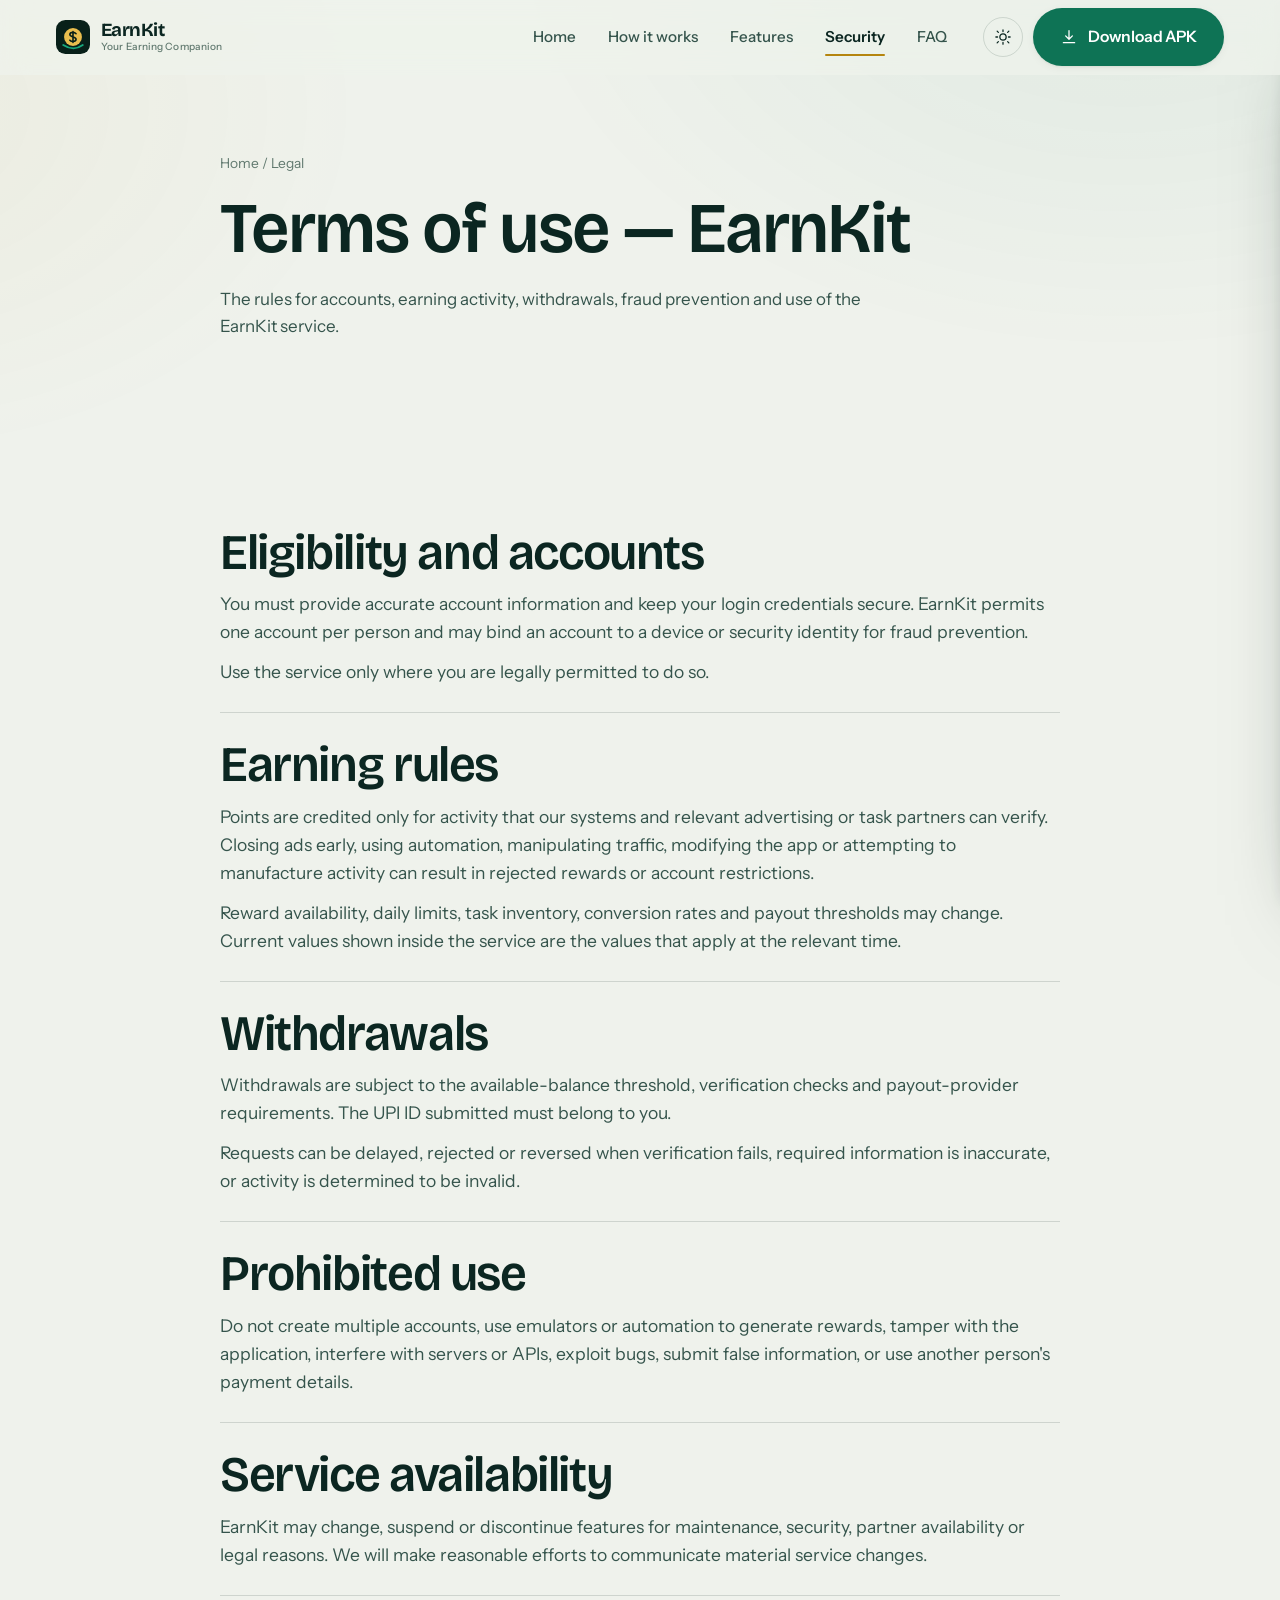
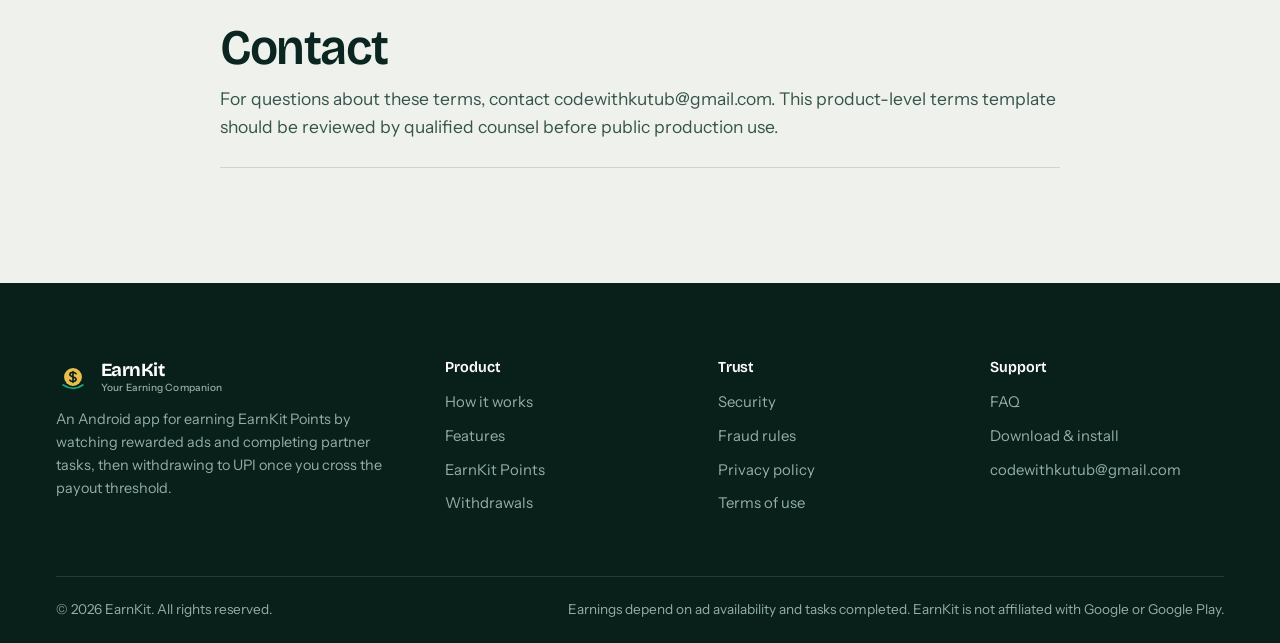
<file: terms.html>
<!DOCTYPE html>

<html data-theme="light" lang="en">
<head>
<meta charset="utf-8"/>
<meta content="width=device-width, initial-scale=1, viewport-fit=cover" name="viewport"/>
<title>Terms of use — EarnKit</title>
<meta content="The rules for accounts, earning activity, withdrawals, fraud prevention and use of the EarnKit service." name="description"/>
<meta content="#082019" name="theme-color"/>
<meta content="index,follow,max-image-preview:large" name="robots"/>
<meta content="light dark" name="color-scheme"/>
<link href="https://earnkit-site.vercel.app/security.html" rel="canonical"/>
<meta content="website" property="og:type"/>
<meta content="EarnKit" property="og:site_name"/>
<meta content="Security and fraud protection — EarnKit" property="og:title"/>
<meta content="Server-verified rewards, signed postbacks, device binding, rate limiting and an append-only ledger. How your balance is protected." property="og:description"/>
<meta content="https://earnkit-site.vercel.app/assets/img/og-cover.svg" property="og:image"/>
<meta content="summary_large_image" name="twitter:card"/>
<link href="site.webmanifest" rel="manifest"/>
<link href="assets/img/favicon.svg" rel="icon" type="image/svg+xml"/>
<link href="assets/img/favicon.svg" rel="apple-touch-icon"/>
<link href="https://fonts.googleapis.com" rel="preconnect"/>
<link crossorigin="" href="https://fonts.gstatic.com" rel="preconnect"/>
<link href="https://fonts.googleapis.com/css2?family=Bricolage+Grotesque:opsz,wdth,wght@12..96,75..100,400..800&amp;family=Instrument+Sans:ital,wght@0,400..700;1,400&amp;display=swap" rel="stylesheet"/>
<link href="assets/css/site.css" rel="stylesheet"/>
<script>
  // Set theme before first paint so there is no flash.
  try { var t = localStorage.getItem('eg-theme');
        if (!t) t = 'light';
        document.documentElement.setAttribute('data-theme', t); } catch (e) {}
</script>
</head>
<body>
<a class="skip" href="#main">Skip to content</a>
<div aria-hidden="true" class="prog"></div>
<header class="hdr">
<div class="wrap hdr__in">
<a aria-label="EarnKit home" class="brand" href="index.html"><svg aria-hidden="true" class="brand__mark" fill="none" viewbox="0 0 40 40">
<rect fill="#082019" height="40" rx="11" width="40"></rect>
<circle class="coin" cx="20" cy="20" fill="#E9BE4E" r="10.5"></circle>
<path d="M20 13.5v13M23.6 16.1c-.9-1-2.2-1.5-3.6-1.5-2.1 0-3.7 1.1-3.7 2.6 0 3.6 7.3 1.9 7.3 5.5 0 1.5-1.6 2.6-3.7 2.6-1.4 0-2.7-.5-3.6-1.5" stroke="#082019" stroke-linecap="round" stroke-width="1.9"></path>
<path d="M8.5 29.5c4 2.6 8 3.9 12 3.9s7.4-1.3 11-3.9" stroke="#17A87C" stroke-linecap="round" stroke-width="2.2"></path>
</svg><span>EarnKit<em>Your Earning Companion</em></span></a>
<nav aria-label="Primary" class="nav"><a href="index.html">Home</a><a href="how-it-works.html">How it works</a><a href="features.html">Features</a><a aria-current="page" href="security.html">Security</a><a href="faq.html">FAQ</a></nav>
<div class="hdr__actions">
<button aria-label="Switch theme" class="tgl" type="button"><svg aria-hidden="true" class="sun" fill="none" stroke="currentColor" stroke-linecap="round" stroke-linejoin="round" stroke-width="1.7" viewbox="0 0 24 24"><circle cx="12" cy="12" r="4.2"></circle><path d="M12 2.5v2.2M12 19.3v2.2M4.2 4.2l1.6 1.6M18.2 18.2l1.6 1.6M2.5 12h2.2M19.3 12h2.2M4.2 19.8l1.6-1.6M18.2 5.8l1.6-1.6"></path></svg><svg aria-hidden="true" class="moon" fill="none" stroke="currentColor" stroke-linecap="round" stroke-linejoin="round" stroke-width="1.7" viewbox="0 0 24 24"><path d="M20 14.5A8.5 8.5 0 019.5 4a8.5 8.5 0 1010.5 10.5z"></path></svg></button>
<a class="btn btn--emerald" href="download.html"><svg aria-hidden="true" class="ico" fill="none" stroke="currentColor" stroke-linecap="round" stroke-linejoin="round" stroke-width="1.7" viewbox="0 0 24 24"><path d="M12 3.5v11M7.5 10.5L12 15l4.5-4.5M4.5 19.5h15"></path></svg> Download APK</a>
<button aria-controls="drawer" aria-expanded="false" aria-label="Menu" class="burger" type="button">
<span></span><span></span><span></span>
</button>
</div>
</div>
</header>
<div aria-hidden="true" class="scrim"></div>
<aside aria-label="Mobile navigation" class="drawer" id="drawer">
<a href="index.html">Home</a>
<a href="how-it-works.html">How it works</a>
<a href="features.html">Features</a>
<a aria-current="page" href="security.html">Security</a>
<a href="faq.html">FAQ</a>
<a href="download.html">Download</a>
<a class="btn btn--emerald btn--block" href="download.html">Download APK</a>
</aside>
<main id="main"><section class="phead"><div class="wrap wrap--narrow"><p class="crumb"><a href="index.html">Home</a> / Legal</p><h1>Terms of use — EarnKit</h1><p class="lede">The rules for accounts, earning activity, withdrawals, fraud prevention and use of the EarnKit service.</p></div></section><section><div class="wrap wrap--narrow"><article class="legal-section r"><h2>Eligibility and accounts</h2><p>You must provide accurate account information and keep your login credentials secure. EarnKit permits one account per person and may bind an account to a device or security identity for fraud prevention.</p><p>Use the service only where you are legally permitted to do so.</p></article><article class="legal-section r"><h2>Earning rules</h2><p>Points are credited only for activity that our systems and relevant advertising or task partners can verify. Closing ads early, using automation, manipulating traffic, modifying the app or attempting to manufacture activity can result in rejected rewards or account restrictions.</p><p>Reward availability, daily limits, task inventory, conversion rates and payout thresholds may change. Current values shown inside the service are the values that apply at the relevant time.</p></article><article class="legal-section r"><h2>Withdrawals</h2><p>Withdrawals are subject to the available-balance threshold, verification checks and payout-provider requirements. The UPI ID submitted must belong to you.</p><p>Requests can be delayed, rejected or reversed when verification fails, required information is inaccurate, or activity is determined to be invalid.</p></article><article class="legal-section r"><h2>Prohibited use</h2><p>Do not create multiple accounts, use emulators or automation to generate rewards, tamper with the application, interfere with servers or APIs, exploit bugs, submit false information, or use another person's payment details.</p></article><article class="legal-section r"><h2>Service availability</h2><p>EarnKit may change, suspend or discontinue features for maintenance, security, partner availability or legal reasons. We will make reasonable efforts to communicate material service changes.</p></article><article class="legal-section r"><h2>Contact</h2><p>For questions about these terms, contact codewithkutub@gmail.com. This product-level terms template should be reviewed by qualified counsel before public production use.</p></article></div></section></main>
<footer class="ftr">
<div class="wrap">
<div class="ftr__grid">
<div>
<a class="brand" href="index.html"><svg aria-hidden="true" class="brand__mark" fill="none" viewbox="0 0 40 40">
<rect fill="#082019" height="40" rx="11" width="40"></rect>
<circle class="coin" cx="20" cy="20" fill="#E9BE4E" r="10.5"></circle>
<path d="M20 13.5v13M23.6 16.1c-.9-1-2.2-1.5-3.6-1.5-2.1 0-3.7 1.1-3.7 2.6 0 3.6 7.3 1.9 7.3 5.5 0 1.5-1.6 2.6-3.7 2.6-1.4 0-2.7-.5-3.6-1.5" stroke="#082019" stroke-linecap="round" stroke-width="1.9"></path>
<path d="M8.5 29.5c4 2.6 8 3.9 12 3.9s7.4-1.3 11-3.9" stroke="#17A87C" stroke-linecap="round" stroke-width="2.2"></path>
</svg><span>EarnKit<em>Your Earning Companion</em></span></a>
<p class="ftr__note">An Android app for earning EarnKit Points by watching rewarded ads and completing partner tasks, then withdrawing to UPI once you cross the payout threshold.</p>
</div>
<div>
<h4>Product</h4>
<ul>
<li><a href="how-it-works.html">How it works</a></li>
<li><a href="features.html">Features</a></li>
<li><a href="how-it-works.html#points">EarnKit Points</a></li>
<li><a href="how-it-works.html#withdraw">Withdrawals</a></li>
</ul>
</div>
<div>
<h4>Trust</h4>
<ul>
<li><a href="security.html">Security</a></li>
<li><a href="security.html#fraud">Fraud rules</a></li>
<li><a href="privacy.html">Privacy policy</a></li>
<li><a href="terms.html">Terms of use</a></li>
</ul>
</div>
<div>
<h4>Support</h4>
<ul>
<li><a href="faq.html">FAQ</a></li>
<li><a href="download.html">Download &amp; install</a></li>
<li><a href="mailto:codewithkutub@gmail.com">codewithkutub@gmail.com</a></li>
</ul>
</div>
</div>
<div class="ftr__bar">
<span>© <span data-year="">2026</span> EarnKit. All rights reserved.</span>
<span>Earnings depend on ad availability and tasks completed. EarnKit is not affiliated with Google or Google Play.</span>
</div>
</div>
</footer>
<script defer="" src="assets/js/site.js"></script>
</body>
</html>
</file>
<file: assets/css/site.css>
/* ==========================================================================
   EarnGrow — site stylesheet
   Design language: "passbook" — pale sage paper, pine ink, ledger rules,
   gold reserved exclusively for money/points. One bold element: the phone.
   ========================================================================== */

/* ---------- 1. Tokens ---------------------------------------------------- */
:root {
  --paper: #EFF2EC;
  --paper-2: #E6EBE2;
  --card: #FBFCFA;
  --ink: #0B2621;
  --ink-2: #35544C;
  --muted: #61796F;
  --pine: #082019;
  --pine-2: #0D2E25;
  --emerald: #0E7355;
  --emerald-lt: #17A87C;
  --gold: #B5850F;
  --gold-lt: #E9BE4E;
  --line: color-mix(in srgb, var(--ink) 14%, transparent);
  --line-soft: color-mix(in srgb, var(--ink) 8%, transparent);
  --on-pine: #DCE9E2;
  --on-pine-dim: #93AFA4;

  --shadow-sm: 0 1px 2px rgba(8, 32, 25, .06), 0 2px 8px rgba(8, 32, 25, .05);
  --shadow-md: 0 2px 6px rgba(8, 32, 25, .06), 0 18px 40px -22px rgba(8, 32, 25, .35);
  --shadow-lg: 0 40px 90px -45px rgba(8, 32, 25, .55), 0 4px 14px rgba(8, 32, 25, .08);

  --r-xs: 8px;
  --r-sm: 12px;
  --r-md: 18px;
  --r-lg: 26px;
  --r-xl: 38px;

  --wrap: 1180px;
  --gut: clamp(20px, 5vw, 56px);
  --sp: clamp(64px, 9vw, 136px);
  /* vertical section rhythm      */

  --display: "Bricolage Grotesque", "Trebuchet MS", sans-serif;
  --body: "Instrument Sans", "Segoe UI", sans-serif;

  --ease: cubic-bezier(.22, .61, .36, 1);
  --ease-out: cubic-bezier(.16, 1, .3, 1);
}

html[data-theme="dark"] {
  --paper: #061512;
  --paper-2: #0A211B;
  --card: #0C2620;
  --ink: #E4EFE8;
  --ink-2: #B6CCC2;
  --muted: #8AA69A;
  --pine: #041110;
  --pine-2: #0A211B;
  --emerald: #35C79A;
  --emerald-lt: #57E0B4;
  --gold: #E9BE4E;
  --gold-lt: #F6D580;
  --line: color-mix(in srgb, var(--ink) 16%, transparent);
  --line-soft: color-mix(in srgb, var(--ink) 9%, transparent);
  --on-pine: #DCE9E2;
  --on-pine-dim: #93AFA4;
  --shadow-sm: 0 1px 2px rgba(0, 0, 0, .5);
  --shadow-md: 0 2px 6px rgba(0, 0, 0, .4), 0 18px 40px -22px rgba(0, 0, 0, .8);
  --shadow-lg: 0 40px 90px -45px rgba(0, 0, 0, .9), 0 4px 14px rgba(0, 0, 0, .4);
}

/* ---------- 2. Reset & base --------------------------------------------- */
*,
*::before,
*::after {
  box-sizing: border-box;
}

* {
  margin: 0;
}

html {
  -webkit-text-size-adjust: 100%;
  scroll-behavior: smooth;
  scroll-padding-top: 96px;
}

body {
  background: var(--paper);
  color: var(--ink);
  font-family: var(--body);
  font-size: clamp(16px, .55vw + 14.4px, 17.5px);
  line-height: 1.6;
  font-feature-settings: "ss01", "cv01";
  -webkit-font-smoothing: antialiased;
  overflow-x: hidden;
  transition: background-color .45s var(--ease), color .45s var(--ease);
}

/* paper grain + soft light */
body::before {
  content: "";
  position: fixed;
  inset: 0;
  pointer-events: none;
  z-index: 0;
  opacity: .5;
  background-image:
    radial-gradient(900px 620px at 88% -8%, color-mix(in srgb, var(--emerald) 13%, transparent), transparent 70%),
    radial-gradient(700px 500px at -10% 12%, color-mix(in srgb, var(--gold) 10%, transparent), transparent 72%);
}

img,
svg {
  display: block;
  max-width: 100%;
}

a {
  color: inherit;
  text-decoration: none;
}

button,
input,
select,
textarea {
  font: inherit;
  color: inherit;
}

::selection {
  background: var(--gold-lt);
  color: var(--pine);
}

:focus-visible {
  outline: 2.5px solid var(--emerald);
  outline-offset: 3px;
  border-radius: 4px;
}

h1,
h2,
h3,
h4 {
  font-family: var(--display);
  font-weight: 600;
  line-height: 1.04;
  letter-spacing: -.028em;
  font-variation-settings: "wdth" 96, "opsz" 32;
  text-wrap: balance;
}

h1 {
  font-size: clamp(2.65rem, 6.1vw, 4.45rem);
}

h2 {
  font-size: clamp(2.05rem, 4.1vw, 3.1rem);
}

h3 {
  font-size: clamp(1.25rem, 1.6vw, 1.45rem);
  letter-spacing: -.018em;
}

h4 {
  font-size: 1.05rem;
  letter-spacing: -.01em;
}

p {
  text-wrap: pretty;
}

.lede {
  font-size: clamp(1.06rem, 1.25vw, 1.22rem);
  color: var(--ink-2);
  max-width: 62ch;
  line-height: 1.62;
}

.muted {
  color: var(--muted);
}

.small {
  font-size: .875rem;
  line-height: 1.55;
}

.num {
  font-variant-numeric: tabular-nums;
}

.skip {
  position: absolute;
  left: 12px;
  top: -60px;
  background: var(--pine);
  color: var(--on-pine);
  padding: 10px 18px;
  border-radius: 0 0 var(--r-sm) var(--r-sm);
  z-index: 200;
  transition: top .2s var(--ease);
}

.skip:focus {
  top: 0;
}

/* ---------- 3. Layout ---------------------------------------------------- */
.wrap {
  width: min(100% - (var(--gut) * 2), var(--wrap));
  margin-inline: auto;
  position: relative;
  z-index: 1;
}

.wrap--narrow {
  width: min(100% - (var(--gut) * 2), 840px);
}

section {
  padding-block: var(--sp);
}

section.tight {
  padding-block: clamp(48px, 6vw, 80px);
}

.band--pine {
  background: var(--pine);
  color: var(--on-pine);
  position: relative;
  z-index: 1;
}

.band--pine h2,
.band--pine h3 {
  color: #fff;
}

.band--pine .lede,
.band--pine p {
  color: var(--on-pine-dim);
}

.band--paper2 {
  background: var(--paper-2);
  position: relative;
  z-index: 1;
}

.grid {
  display: grid;
  gap: clamp(18px, 2.2vw, 28px);
}

.g2 {
  grid-template-columns: repeat(2, 1fr);
}

.g3 {
  grid-template-columns: repeat(3, 1fr);
}

.g4 {
  grid-template-columns: repeat(4, 1fr);
}

/* section heading block — ledger rule instead of an all-caps eyebrow */
.head {
  max-width: 62ch;
  margin-bottom: clamp(34px, 4vw, 56px);
}

.head h2 {
  margin-bottom: 16px;
}

.head .rule {
  width: 74px;
  height: 0;
  margin-bottom: 26px;
  border-top: 2px solid var(--emerald);
  border-bottom: 2px solid color-mix(in srgb, var(--gold) 70%, transparent);
  padding-top: 5px;
}

.band--pine .head .rule {
  border-top-color: var(--emerald-lt);
}

.head--wide {
  max-width: none;
}

.split {
  display: grid;
  grid-template-columns: minmax(0, .92fr) minmax(0, 1.08fr);
  gap: clamp(28px, 5vw, 72px);
  align-items: start;
}

.split>.head {
  margin-bottom: 0;
  position: sticky;
  top: 108px;
}

/* ---------- 4. Buttons --------------------------------------------------- */
.btn {
  --btn-bg: var(--pine);
  --btn-fg: #fff;
  display: inline-flex;
  align-items: center;
  gap: 10px;
  padding: 15px 26px;
  background: var(--btn-bg);
  color: var(--btn-fg);
  border: 1px solid transparent;
  border-radius: 999px;
  font-weight: 600;
  font-size: .98rem;
  letter-spacing: -.01em;
  cursor: pointer;
  position: relative;
  overflow: hidden;
  isolation: isolate;
  transition: transform .3s var(--ease-out), box-shadow .3s var(--ease-out),
    background-color .3s var(--ease), color .3s var(--ease);
  box-shadow: var(--shadow-sm);
}

.btn::after {
  /* gold sweep on hover */
  content: "";
  position: absolute;
  inset: 0;
  z-index: -1;
  background: linear-gradient(100deg, var(--gold) 0%, var(--gold-lt) 55%, var(--gold) 100%);
  transform: translateY(101%);
  transition: transform .42s var(--ease-out);
}

.btn:hover {
  transform: translateY(-2px);
  box-shadow: var(--shadow-md);
  color: var(--pine);
}

.btn:hover::after {
  transform: translateY(0);
}

.btn:active {
  transform: translateY(0) scale(.985);
}

.btn--emerald {
  --btn-bg: var(--emerald);
}

html[data-theme="dark"] .btn--emerald {
  --btn-fg: #04201A;
}

html[data-theme="dark"] .btn {
  --btn-bg: var(--emerald);
  --btn-fg: #04201A;
}

.btn--ghost {
  --btn-bg: transparent;
  --btn-fg: var(--ink);
  border-color: var(--line);
  box-shadow: none;
}

.btn--ghost:hover {
  color: var(--pine);
}

.band--pine .btn--ghost {
  --btn-fg: #fff;
  border-color: rgba(255, 255, 255, .28);
}

.btn--lg {
  padding: 18px 34px;
  font-size: 1.05rem;
}

.btn--block {
  width: 100%;
  justify-content: center;
}

.btn .ico {
  width: 18px;
  height: 18px;
  flex: none;
}

.linkline {
  display: inline-flex;
  align-items: center;
  gap: 8px;
  font-weight: 600;
  color: var(--emerald);
  padding-bottom: 3px;
  background-image: linear-gradient(var(--emerald), var(--emerald));
  background-size: 0% 1.5px;
  background-position: 0 100%;
  background-repeat: no-repeat;
  transition: background-size .35s var(--ease-out);
}

.linkline:hover {
  background-size: 100% 1.5px;
}

/* ---------- 5. Header ---------------------------------------------------- */
.hdr {
  position: sticky;
  top: 0;
  z-index: 97;
  background: color-mix(in srgb, var(--paper) 78%, transparent);
  backdrop-filter: saturate(160%) blur(14px);
  -webkit-backdrop-filter: saturate(160%) blur(14px);
  border-bottom: 1px solid transparent;
  transition: border-color .35s var(--ease), background-color .35s var(--ease),
    padding .35s var(--ease);
}

.hdr.is-stuck {
  border-bottom-color: var(--line-soft);
  background: color-mix(in srgb, var(--paper) 92%, transparent);
}

.hdr__in {
  display: flex;
  align-items: center;
  gap: 22px;
  height: 74px;
  transition: height .35s var(--ease);
}

.hdr.is-stuck .hdr__in {
  height: 64px;
}

.brand {
  display: flex;
  align-items: center;
  gap: 11px;
  font-family: var(--display);
  font-weight: 700;
  font-size: 1.16rem;
  letter-spacing: -.03em;
  line-height: 1.05;
}

.brand span {
  display: block;
}

.brand em {
  display: block;
  font-family: var(--body);
  font-style: normal;
  font-size: .63rem;
  font-weight: 500;
  letter-spacing: .01em;
  color: var(--muted);
  margin-top: 2px;
}

.ftr .brand em {
  color: var(--on-pine-dim);
}

@media (max-width: 420px) {
  .brand em {
    display: none;
  }
}

.brand__mark {
  width: 34px;
  height: 34px;
  flex: none;
}

.brand__mark .coin {
  transform-origin: 50% 50%;
  transition: transform .6s var(--ease-out);
}

.brand:hover .brand__mark .coin {
  transform: rotateY(180deg);
}

.nav {
  display: flex;
  align-items: center;
  gap: 4px;
  margin-left: auto;
}

.nav a {
  padding: 9px 14px;
  border-radius: 999px;
  font-size: .95rem;
  font-weight: 500;
  color: var(--ink-2);
  position: relative;
  transition: color .25s var(--ease), background-color .25s var(--ease);
}

.nav a:hover {
  color: var(--ink);
  background: color-mix(in srgb, var(--ink) 6%, transparent);
}

.nav a[aria-current="page"] {
  color: var(--ink);
  font-weight: 600;
}

.nav a[aria-current="page"]::after {
  content: "";
  position: absolute;
  left: 14px;
  right: 14px;
  bottom: 2px;
  height: 2px;
  background: var(--gold);
  border-radius: 2px;
}

.hdr__actions {
  display: flex;
  align-items: center;
  gap: 10px;
}

.tgl {
  width: 40px;
  height: 40px;
  display: grid;
  place-items: center;
  border: 1px solid var(--line);
  border-radius: 999px;
  background: transparent;
  cursor: pointer;
  transition: background-color .3s var(--ease), transform .3s var(--ease-out);
}

.tgl:hover {
  background: color-mix(in srgb, var(--ink) 7%, transparent);
  transform: rotate(-18deg);
}

.tgl svg {
  width: 18px;
  height: 18px;
}

.tgl .moon {
  display: none;
}

html[data-theme="dark"] .tgl .moon {
  display: block;
}

html[data-theme="dark"] .tgl .sun {
  display: none;
}

.burger {
  display: none;
  width: 42px;
  height: 42px;
  border: 1px solid var(--line);
  background: transparent;
  border-radius: 999px;
  cursor: pointer;
}

.burger span {
  display: block;
  width: 17px;
  height: 1.8px;
  margin: 3.6px auto;
  background: var(--ink);
  border-radius: 2px;
  transition: transform .35s var(--ease-out), opacity .2s;
}

.burger[aria-expanded="true"] span:nth-child(1) {
  transform: translateY(5.4px) rotate(45deg);
}

.burger[aria-expanded="true"] span:nth-child(2) {
  opacity: 0;
}

.burger[aria-expanded="true"] span:nth-child(3) {
  transform: translateY(-5.4px) rotate(-45deg);
}

.drawer {
  position: fixed;
  inset: 0 0 0 auto;
  width: min(86vw, 360px);
  background: var(--card);
  z-index: 95;
  padding: 92px 28px 32px;
  transform: translateX(100%);
  transition: transform .5s var(--ease-out);
  box-shadow: var(--shadow-lg);
  display: flex;
  flex-direction: column;
  gap: 4px;
  overflow-y: auto;
}

.drawer.open {
  transform: translateX(0);
}

.drawer a {
  font-family: var(--display);
  font-size: 1.5rem;
  font-weight: 600;
  padding: 13px 0;
  border-bottom: 1px solid var(--line-soft);
  opacity: 0;
  transform: translateX(16px);
}

.drawer.open a {
  animation: drawerIn .5s var(--ease-out) forwards;
}

.drawer.open a:nth-child(1) {
  animation-delay: .06s;
}

.drawer.open a:nth-child(2) {
  animation-delay: .11s;
}

.drawer.open a:nth-child(3) {
  animation-delay: .16s;
}

.drawer.open a:nth-child(4) {
  animation-delay: .21s;
}

.drawer.open a:nth-child(5) {
  animation-delay: .26s;
}

.drawer.open a:nth-child(6) {
  animation-delay: .31s;
}

.drawer .btn {
  margin-top: 22px;
  opacity: 1;
  transform: none;
}

@keyframes drawerIn {
  to {
    opacity: 1;
    transform: none;
  }
}

.scrim {
  position: fixed;
  inset: 0;
  z-index: 94;
  background: rgba(6, 20, 17, .42);
  backdrop-filter: blur(3px);
  opacity: 0;
  visibility: hidden;
  transition: opacity .4s var(--ease), visibility .4s;
}

.scrim.open {
  opacity: 1;
  visibility: visible;
}

/* reading progress */
.prog {
  position: fixed;
  top: 0;
  left: 0;
  height: 2.5px;
  z-index: 99;
  width: 0;
  background: linear-gradient(90deg, var(--emerald), var(--gold-lt));
  transition: width .12s linear;
}

/* ---------- 6. Hero ------------------------------------------------------ */
.hero {
  padding-top: clamp(46px, 6vw, 84px);
  padding-bottom: clamp(60px, 7vw, 110px);
}

.hero__grid {
  display: grid;
  grid-template-columns: minmax(0, 1.04fr) minmax(0, .96fr);
  gap: clamp(30px, 5vw, 72px);
  align-items: center;
}

.hero h1 {
  margin-bottom: 22px;
}

.hero h1 .ln {
  display: block;
  overflow: hidden;
  padding-bottom: .09em;
  margin-bottom: -.07em;
}

.hero h1 .ln>span {
  display: block;
  transform: translateY(102%);
}

.hero__lede {
  margin-bottom: 30px;
  max-width: 52ch;
}

.hero__cta {
  display: flex;
  flex-wrap: wrap;
  gap: 14px;
  align-items: center;
  margin-bottom: 26px;
}

.hero__meta {
  display: flex;
  flex-wrap: wrap;
  gap: 10px 22px;
  color: var(--muted);
  font-size: .88rem;
}

.hero__meta span {
  display: inline-flex;
  align-items: center;
  gap: 7px;
}

.hero__meta svg {
  width: 15px;
  height: 15px;
  color: var(--emerald);
}

.reveal-line .ln>span {
  animation: lineUp .9s var(--ease-out) forwards;
}

@keyframes lineUp {
  to {
    transform: translateY(0);
  }
}

.fade-up {
  opacity: 0;
  transform: translateY(18px);
  animation: fadeUp .8s var(--ease-out) forwards;
}

@keyframes fadeUp {
  to {
    opacity: 1;
    transform: none;
  }
}

/* ---------- 7. Phone (the one bold element) ------------------------------ */
.phone-stage {
  position: relative;
  display: grid;
  place-items: center;
  perspective: 1400px;
}

.phone-stage::before {
  /* gold halo */
  content: "";
  position: absolute;
  width: 108%;
  aspect-ratio: 1;
  background: radial-gradient(circle, color-mix(in srgb, var(--gold) 26%, transparent), transparent 62%);
  filter: blur(26px);
  opacity: .75;
}

.phone-holder {
  position: relative;
  width: min(318px, 78vw);
}

.phone {
  position: relative;
  width: 100%;
  aspect-ratio: 375 / 780;
  background: linear-gradient(168deg, #16362C, #061C16);
  border-radius: 46px;
  padding: 11px;
  box-shadow: var(--shadow-lg), inset 0 0 0 1.5px rgba(255, 255, 255, .12);
  transform: rotateY(-12deg) rotateX(4deg) rotateZ(-1.5deg);
  transform-style: preserve-3d;
  transition: transform .9s var(--ease-out);
  opacity: 0;
  animation: phoneIn 1.15s .18s var(--ease-out) forwards;
}

@keyframes phoneIn {
  from {
    opacity: 0;
    transform: rotateY(-22deg) rotateX(9deg) translateY(34px) scale(.95);
  }

  to {
    opacity: 1;
  }
}

.phone__screen {
  position: relative;
  height: 100%;
  border-radius: 36px;
  overflow: hidden;
  background: linear-gradient(180deg, #0B2A22 0%, #071E18 46%, #061713 100%);
  color: #E6F2EB;
  display: flex;
  flex-direction: column;
  font-size: 12.5px;
}

.phone__notch {
  position: absolute;
  top: 9px;
  left: 50%;
  transform: translateX(-50%);
  width: 92px;
  height: 21px;
  background: #04110E;
  border-radius: 999px;
  z-index: 4;
}

.scr {
  padding: 40px 17px 12px;
  display: flex;
  flex-direction: column;
  height: 100%;
  gap: 11px;
}

.scr__top {
  display: flex;
  justify-content: space-between;
  align-items: center;
  color: #8FB4A5;
  font-size: 10.5px;
}

.scr__hi {
  font-family: var(--display);
  font-size: 15px;
  color: #fff;
  font-weight: 600;
  letter-spacing: -.02em;
}

.balcard {
  background: linear-gradient(140deg, #12503C 0%, #0D3C2E 52%, #145741 100%);
  border: 1px solid rgba(233, 190, 78, .28);
  border-radius: 18px;
  padding: 15px 16px 14px;
  position: relative;
  overflow: hidden;
}

.balcard::after {
  content: "";
  position: absolute;
  top: -60%;
  left: -35%;
  width: 55%;
  height: 220%;
  background: linear-gradient(90deg, transparent, rgba(255, 255, 255, .16), transparent);
  transform: rotate(18deg);
  animation: sheen 5.5s 1.4s var(--ease) infinite;
}

@keyframes sheen {
  0% {
    left: -45%;
  }

  55%,
  100% {
    left: 125%;
  }
}

.balcard__lbl {
  color: #A9C8B9;
  font-size: 10.5px;
}

.balcard__val {
  font-family: var(--display);
  font-weight: 700;
  letter-spacing: -.035em;
  font-size: 34px;
  line-height: 1.08;
  color: #fff;
  font-variant-numeric: tabular-nums;
  display: flex;
  align-items: baseline;
  gap: 6px;
}

.balcard__val small {
  font-size: 12px;
  font-weight: 500;
  color: var(--gold-lt);
  letter-spacing: 0;
}

.balcard__row {
  display: flex;
  gap: 8px;
  margin-top: 11px;
}

.chip {
  display: inline-flex;
  align-items: center;
  gap: 5px;
  background: rgba(255, 255, 255, .09);
  border: 1px solid rgba(255, 255, 255, .13);
  border-radius: 999px;
  padding: 4px 9px;
  font-size: 10px;
  color: #CFE4D8;
}

.chip--gold {
  background: rgba(233, 190, 78, .15);
  border-color: rgba(233, 190, 78, .4);
  color: #F6D580;
}

.chip svg {
  width: 11px;
  height: 11px;
}

.tile {
  background: rgba(255, 255, 255, .055);
  border: 1px solid rgba(255, 255, 255, .09);
  border-radius: 15px;
  padding: 12px 13px;
}

.tile__hd {
  display: flex;
  justify-content: space-between;
  align-items: center;
  margin-bottom: 9px;
}

.tile__hd b {
  font-size: 12.5px;
  font-weight: 600;
  color: #fff;
}

.tile__hd span {
  font-size: 10px;
  color: #8FB4A5;
}

.bar {
  height: 6px;
  border-radius: 99px;
  background: rgba(255, 255, 255, .12);
  overflow: hidden;
}

.bar i {
  display: block;
  height: 100%;
  width: 0;
  border-radius: 99px;
  background: linear-gradient(90deg, var(--emerald-lt), var(--gold-lt));
  animation: barFill 1.5s 1s var(--ease-out) forwards;
}

@keyframes barFill {
  to {
    width: 72%;
  }
}

.scr__btn {
  margin-top: auto;
  background: linear-gradient(100deg, #E9BE4E, #F6D580);
  color: #06231C;
  border-radius: 13px;
  padding: 12px;
  text-align: center;
  font-weight: 700;
  font-size: 13px;
  letter-spacing: -.01em;
  box-shadow: 0 10px 24px -12px rgba(233, 190, 78, .9);
  animation: pulseBtn 3.4s 2s ease-in-out infinite;
}

@keyframes pulseBtn {

  0%,
  100% {
    transform: scale(1);
  }

  50% {
    transform: scale(1.028);
  }
}

.scr__nav {
  display: flex;
  justify-content: space-between;
  padding: 10px 6px 4px;
  border-top: 1px solid rgba(255, 255, 255, .09);
  margin-top: 11px;
}

.scr__nav i {
  width: 17px;
  height: 17px;
  border-radius: 5px;
  background: rgba(255, 255, 255, .18);
  display: block;
}

.scr__nav i:first-child {
  background: var(--gold-lt);
}

.ledgerline {
  display: flex;
  justify-content: space-between;
  align-items: center;
  font-size: 11px;
  padding: 5px 0;
}

.ledgerline+.ledgerline {
  border-top: 1px dashed rgba(255, 255, 255, .12);
}

.ledgerline b {
  color: var(--gold-lt);
  font-weight: 600;
  font-variant-numeric: tabular-nums;
}

/* floating coin badges next to the phone */
.fchip {
  position: absolute;
  z-index: 5;
  background: var(--card);
  color: var(--ink);
  border: 1px solid var(--line);
  border-radius: 14px;
  padding: 10px 13px;
  box-shadow: var(--shadow-md);
  display: flex;
  align-items: center;
  gap: 9px;
  font-size: .8rem;
  font-weight: 600;
  white-space: nowrap;
  opacity: 0;
  animation: fadeUp .7s var(--ease-out) forwards;
}

.fchip small {
  display: block;
  font-weight: 500;
  color: var(--muted);
  font-size: .72rem;
}

.fchip__dot {
  width: 30px;
  height: 30px;
  border-radius: 9px;
  display: grid;
  place-items: center;
  background: color-mix(in srgb, var(--emerald) 16%, transparent);
  color: var(--emerald);
  flex: none;
}

.fchip__dot svg {
  width: 15px;
  height: 15px;
}

.fchip--a {
  top: 5%;
  left: -57%;
  max-width: 232px;
  animation-delay: 1.1s;
}

.fchip--b {
  bottom: 24%;
  right: -55%;
  max-width: 232px;
  animation-delay: 1.35s;
}

.fchip--float {
  animation: fadeUp .7s var(--ease-out) forwards, bob 6s ease-in-out 2s infinite;
}

@keyframes bob {

  0%,
  100% {
    translate: 0 0;
  }

  50% {
    translate: 0 -9px;
  }
}

/* ---------- 8. Cards & content blocks ------------------------------------ */
.card {
  background: var(--card);
  border: 1px solid var(--line-soft);
  border-radius: var(--r-lg);
  padding: clamp(22px, 2.4vw, 30px);
  box-shadow: var(--shadow-sm);
  transition: transform .45s var(--ease-out), box-shadow .45s var(--ease-out),
    border-color .45s var(--ease);
  position: relative;
  overflow: hidden;
}

.card__ico {
  width: 46px;
  height: 46px;
  border-radius: 13px;
  display: grid;
  place-items: center;
  background: color-mix(in srgb, var(--emerald) 13%, transparent);
  color: var(--emerald);
  margin-bottom: 18px;
}

.card__ico svg {
  width: 22px;
  height: 22px;
}

.card h3 {
  margin-bottom: 9px;
}

.card p {
  color: var(--ink-2);
  font-size: .97rem;
}

.card--lift:hover {
  transform: translateY(-5px);
  box-shadow: var(--shadow-md);
  border-color: var(--line);
}

.card--gold .card__ico {
  background: color-mix(in srgb, var(--gold) 20%, transparent);
  color: var(--gold);
}

.band--pine .card {
  background: var(--pine-2);
  border-color: rgba(255, 255, 255, .1);
  box-shadow: none;
}

.band--pine .card p {
  color: var(--on-pine-dim);
}

.band--pine .card__ico {
  background: rgba(255, 255, 255, .08);
  color: var(--emerald-lt);
}

/* feature row with hairline grid (no card kit) */
.rows {
  border-top: 1px solid var(--line);
}

.row {
  display: grid;
  grid-template-columns: 56px minmax(0, 1fr) minmax(0, 1.25fr);
  gap: clamp(16px, 3vw, 40px);
  align-items: start;
  padding: clamp(24px, 3vw, 34px) 0;
  border-bottom: 1px solid var(--line);
  transition: background-color .4s var(--ease);
}

.row:hover {
  background: color-mix(in srgb, var(--ink) 3%, transparent);
}

.row__n {
  font-family: var(--display);
  font-size: 1.05rem;
  color: var(--gold);
  font-weight: 700;
  font-variant-numeric: tabular-nums;
  padding-top: 4px;
}

.row__n svg {
  width: 24px;
  height: 24px;
  stroke-width: 1.6;
}

.row h3 {
  margin-bottom: 6px;
}

.row p {
  color: var(--ink-2);
}

.row ul {
  margin: 0;
  padding-left: 1.1em;
  color: var(--ink-2);
}

/* stat strip */
.stats {
  display: grid;
  grid-template-columns: repeat(4, 1fr);
  gap: 1px;
  background: var(--line);
  border: 1px solid var(--line);
  border-radius: var(--r-md);
  overflow: hidden;
}

.stat {
  background: var(--paper);
  padding: clamp(20px, 2.4vw, 30px);
}

.band--pine .stat {
  background: var(--pine-2);
}

.band--pine .stat b {
  color: #fff;
}

.stat b {
  display: block;
  font-family: var(--display);
  font-size: clamp(1.7rem, 3vw, 2.35rem);
  font-weight: 700;
  letter-spacing: -.035em;
  font-variant-numeric: tabular-nums;
}

.stat span {
  color: var(--muted);
  font-size: .86rem;
}

.band--pine .stat span {
  color: var(--on-pine-dim);
}

/* list with ticks */
.ticks {
  list-style: none;
  padding: 0;
  display: grid;
  gap: 13px;
}

.ticks li {
  display: grid;
  grid-template-columns: 22px 1fr;
  gap: 12px;
  align-items: start;
  color: var(--ink-2);
}

.ticks svg {
  width: 21px;
  height: 21px;
  color: var(--emerald);
  margin-top: 2px;
}

.band--pine .ticks li {
  color: var(--on-pine-dim);
}

.band--pine .ticks svg {
  color: var(--emerald-lt);
}

/* callout */
.note {
  border-left: 3px solid var(--gold);
  background: color-mix(in srgb, var(--gold) 9%, transparent);
  padding: 18px 22px;
  border-radius: 0 var(--r-sm) var(--r-sm) 0;
  color: var(--ink-2);
}

.note b {
  color: var(--ink);
}

/* ---------- 9. Tabs (how it works) --------------------------------------- */
.tabs {
  display: flex;
  flex-wrap: wrap;
  gap: 8px;
  margin-bottom: 30px;
}

.tab {
  border: 1px solid var(--line);
  background: transparent;
  border-radius: 999px;
  padding: 10px 19px;
  cursor: pointer;
  font-size: .93rem;
  font-weight: 500;
  color: var(--ink-2);
  transition: all .3s var(--ease);
}

.tab:hover {
  border-color: var(--emerald);
  color: var(--ink);
}

.tab[aria-selected="true"] {
  background: var(--pine);
  color: #fff;
  border-color: var(--pine);
}

html[data-theme="dark"] .tab[aria-selected="true"] {
  background: var(--emerald);
  color: #04201A;
  border-color: var(--emerald);
}

.panel[hidden] {
  display: none;
}

.panel {
  animation: panelIn .5s var(--ease-out);
}

@keyframes panelIn {
  from {
    opacity: 0;
    transform: translateY(10px);
  }
}

/* ---------- 10. Accordion (FAQ) ------------------------------------------ */
.acc {
  border-top: 1px solid var(--line);
}

.acc details {
  border-bottom: 1px solid var(--line);
}

.acc summary {
  list-style: none;
  cursor: pointer;
  padding: 22px 46px 22px 0;
  position: relative;
  font-family: var(--display);
  font-size: clamp(1.02rem, 1.4vw, 1.18rem);
  font-weight: 600;
  letter-spacing: -.015em;
  transition: color .25s var(--ease);
}

.acc summary::-webkit-details-marker {
  display: none;
}

.acc summary:hover {
  color: var(--emerald);
}

.acc summary::before,
.acc summary::after {
  content: "";
  position: absolute;
  right: 8px;
  top: 50%;
  width: 15px;
  height: 2px;
  background: var(--emerald);
  border-radius: 2px;
  transition: transform .4s var(--ease-out);
}

.acc summary::after {
  transform: rotate(90deg);
}

.acc details[open] summary::after {
  transform: rotate(0deg);
}

.acc__body {
  padding: 0 8% 24px 0;
  color: var(--ink-2);
}

.acc__body p+p {
  margin-top: 12px;
}

.acc details[open] .acc__body {
  animation: panelIn .45s var(--ease-out);
}

/* ---------- 11. Steps rail ----------------------------------------------- */
.rail {
  position: relative;
  display: grid;
  gap: 0;
}

.rail::before {
  content: "";
  position: absolute;
  left: 21px;
  top: 14px;
  bottom: 14px;
  width: 2px;
  background: linear-gradient(var(--emerald), var(--gold));
  opacity: .32;
}

.step {
  display: grid;
  grid-template-columns: 44px 1fr;
  gap: 20px;
  padding: 16px 0;
}

.step__dot {
  width: 44px;
  height: 44px;
  border-radius: 50%;
  display: grid;
  place-items: center;
  background: var(--card);
  border: 2px solid var(--emerald);
  color: var(--emerald);
  font-family: var(--display);
  font-weight: 700;
  font-variant-numeric: tabular-nums;
  position: relative;
  z-index: 1;
}

.band--pine .step__dot {
  background: var(--pine);
  color: var(--emerald-lt);
  border-color: var(--emerald-lt);
}

.step h3 {
  margin-bottom: 6px;
}

.step p {
  color: var(--ink-2);
  max-width: 60ch;
}

.band--pine .step p {
  color: var(--on-pine-dim);
}

/* ---------- 12. Download page -------------------------------------------- */
.dl {
  display: grid;
  grid-template-columns: minmax(0, 1.1fr) minmax(0, .9fr);
  gap: clamp(26px, 4vw, 54px);
  align-items: start;
}

.dlcard {
  background: var(--card);
  border: 1px solid var(--line);
  border-radius: var(--r-xl);
  padding: clamp(26px, 3vw, 38px);
  box-shadow: var(--shadow-md);
  position: relative;
  overflow: hidden;
}

.dlcard::before {
  content: "";
  position: absolute;
  inset: 0 0 auto 0;
  height: 4px;
  background: linear-gradient(90deg, var(--emerald), var(--gold-lt), var(--emerald));
}

.dlcard__meta {
  display: grid;
  grid-template-columns: repeat(2, 1fr);
  gap: 1px;
  background: var(--line-soft);
  border-radius: var(--r-sm);
  overflow: hidden;
  margin: 24px 0;
}

.dlcard__meta div {
  background: var(--card);
  padding: 14px 16px;
}

.dlcard__meta dt {
  color: var(--muted);
  font-size: .8rem;
  margin-bottom: 3px;
}

.dlcard__meta dd {
  margin: 0;
  font-weight: 600;
  font-variant-numeric: tabular-nums;
  font-size: .95rem;
}

.hashbox {
  display: flex;
  align-items: center;
  gap: 10px;
  background: var(--paper-2);
  border: 1px solid var(--line-soft);
  border-radius: var(--r-sm);
  padding: 11px 13px;
  font-family: ui-monospace, "Cascadia Mono", Menlo, monospace;
  font-size: .76rem;
  word-break: break-all;
  color: var(--ink-2);
}

.copy {
  border: 1px solid var(--line);
  background: var(--card);
  border-radius: 8px;
  padding: 6px 11px;
  font-size: .78rem;
  cursor: pointer;
  flex: none;
  font-weight: 600;
  transition: all .25s var(--ease);
}

.copy:hover {
  background: var(--emerald);
  color: #fff;
  border-color: var(--emerald);
}

.copy.done {
  background: var(--gold);
  border-color: var(--gold);
  color: var(--pine);
}

/* ---------- 13. CTA band -------------------------------------------------- */
.cta {
  background:
    radial-gradient(700px 320px at 12% 10%, rgba(23, 168, 124, .35), transparent 65%),
    radial-gradient(620px 320px at 88% 92%, rgba(233, 190, 78, .28), transparent 62%),
    var(--pine);
  border-radius: var(--r-xl);
  padding: clamp(38px, 5.5vw, 74px);
  color: #fff;
  text-align: center;
  position: relative;
  overflow: hidden;
}

.cta h2 {
  margin-bottom: 16px;
}

.cta p {
  color: var(--on-pine-dim);
  max-width: 54ch;
  margin: 0 auto 30px;
}

.cta__row {
  display: flex;
  gap: 14px;
  justify-content: center;
  flex-wrap: wrap;
}

.cta .btn {
  --btn-bg: #fff;
  --btn-fg: var(--pine);
}

.cta .btn--ghost {
  --btn-bg: transparent;
  --btn-fg: #fff;
  border-color: rgba(255, 255, 255, .34);
}

.cta .btn--ghost:hover {
  --btn-fg: var(--pine);
}

/* ---------- 14. Footer ---------------------------------------------------- */
.ftr {
  background: var(--pine);
  color: var(--on-pine-dim);
  padding-top: clamp(54px, 6vw, 84px);
  position: relative;
  z-index: 1;
}

.ftr__grid {
  display: grid;
  grid-template-columns: 1.5fr repeat(3, 1fr);
  gap: clamp(26px, 3vw, 44px);
}

.ftr h4 {
  color: #fff;
  font-size: .95rem;
  margin-bottom: 15px;
  letter-spacing: -.005em;
}

.ftr ul {
  list-style: none;
  padding: 0;
  display: grid;
  gap: 10px;
  font-size: .93rem;
}

.ftr a {
  transition: color .25s var(--ease);
}

.ftr a:hover {
  color: var(--gold-lt);
}

.ftr .brand {
  color: #fff;
  margin-bottom: 14px;
}

.ftr__note {
  max-width: 42ch;
  font-size: .9rem;
}

.ftr__bar {
  margin-top: clamp(38px, 5vw, 60px);
  padding: 22px 0;
  border-top: 1px solid rgba(255, 255, 255, .12);
  display: flex;
  flex-wrap: wrap;
  gap: 12px;
  justify-content: space-between;
  font-size: .85rem;
}

/* ---------- 15. Page head (inner pages) ---------------------------------- */
.phead {
  padding-block: clamp(46px, 6vw, 88px) clamp(28px, 3.5vw, 46px);
}

.crumb {
  color: var(--muted);
  font-size: .86rem;
  margin-bottom: 18px;
}

.crumb a:hover {
  color: var(--emerald);
}

.phead h1 {
  max-width: 18ch;
  margin-bottom: 20px;
}

.phead .lede {
  max-width: 66ch;
}

/* ---------- 16. Scroll reveal -------------------------------------------- */
.r {
  opacity: 0;
  transform: translateY(20px);
  transition: opacity .8s var(--ease-out), transform .8s var(--ease-out);
}

.r.in {
  opacity: 1;
  transform: none;
}

.r[data-d="1"] {
  transition-delay: .08s;
}

.r[data-d="2"] {
  transition-delay: .16s;
}

.r[data-d="3"] {
  transition-delay: .24s;
}

.r[data-d="4"] {
  transition-delay: .32s;
}

/* ---------- 17. Marquee --------------------------------------------------- */
.mq {
  overflow: hidden;
  border-block: 1px solid var(--line);
  padding: 16px 0;
  -webkit-mask-image: linear-gradient(90deg, transparent, #000 9%, #000 91%, transparent);
  mask-image: linear-gradient(90deg, transparent, #000 9%, #000 91%, transparent);
}

.mq__track {
  display: flex;
  gap: 54px;
  width: max-content;
  animation: mq 34s linear infinite;
}

.mq:hover .mq__track {
  animation-play-state: paused;
}

.mq span {
  display: inline-flex;
  align-items: center;
  gap: 11px;
  color: var(--muted);
  font-size: .92rem;
  white-space: nowrap;
}

.mq svg {
  width: 17px;
  height: 17px;
  color: var(--emerald);
}

@keyframes mq {
  to {
    transform: translateX(-50%);
  }
}

/* ---------- 18. Toast ----------------------------------------------------- */
.toast {
  position: fixed;
  left: 50%;
  bottom: 26px;
  z-index: 120;
  transform: translate(-50%, 130%);
  background: var(--pine);
  color: #fff;
  padding: 13px 22px;
  border-radius: 999px;
  font-size: .9rem;
  font-weight: 500;
  box-shadow: var(--shadow-lg);
  transition: transform .5s var(--ease-out);
}

.toast.show {
  transform: translate(-50%, 0);
}

/* ---------- 19. Responsive ------------------------------------------------ */
@media (max-width: 1000px) {
  .hero__grid {
    grid-template-columns: 1fr;
  }

  .phone-stage {
    margin: 14px 0 4px;
  }

  .split {
    grid-template-columns: 1fr;
  }

  .split>.head {
    position: static;
    margin-bottom: 8px;
  }

  .phone {
    transform: none;
  }

  .g4 {
    grid-template-columns: repeat(2, 1fr);
  }

  .ftr__grid {
    grid-template-columns: 1fr 1fr;
  }

  .dl {
    grid-template-columns: 1fr;
  }
}

@media (max-width: 860px) {
  .nav {
    display: none;
  }

  .burger {
    display: block;
  }

  .hdr__actions .btn {
    display: none;
  }

  .g3 {
    grid-template-columns: 1fr;
  }

  .stats {
    grid-template-columns: repeat(2, 1fr);
  }

  .row {
    grid-template-columns: 34px 1fr;
  }

  .row> :last-child {
    grid-column: 2;
  }
}

@media (max-width: 760px) {
  .fchip {
    display: none;
  }
}

@media (max-width: 620px) {
  .g2 {
    grid-template-columns: 1fr;
  }

  .dlcard__meta {
    grid-template-columns: 1fr;
  }

  .ftr__grid {
    grid-template-columns: 1fr;
  }

  h1 {
    font-size: clamp(2.3rem, 10vw, 3rem);
  }
}

/* ---------- 20. Motion preferences & view transitions -------------------- */
@view-transition {
  navigation: auto;
}

::view-transition-old(root) {
  animation: vtOut .28s var(--ease) both;
}

::view-transition-new(root) {
  animation: vtIn .42s var(--ease-out) both;
}

@keyframes vtOut {
  to {
    opacity: 0;
    transform: translateY(-8px);
  }
}

@keyframes vtIn {
  from {
    opacity: 0;
    transform: translateY(12px);
  }
}

@media (prefers-reduced-motion: reduce) {
  html {
    scroll-behavior: auto;
  }

  *,
  *::before,
  *::after {
    animation-duration: .001ms !important;
    animation-iteration-count: 1 !important;
    transition-duration: .001ms !important;
  }

  .r {
    opacity: 1;
    transform: none;
  }

  .hero h1 .ln>span {
    transform: none;
  }

  .phone {
    opacity: 1;
  }

  .bar i {
    width: 72%;
  }

  @view-transition {
    navigation: none;
  }
}

@media print {

  .hdr,
  .drawer,
  .scrim,
  .prog,
  .cta,
  .toast {
    display: none !important;
  }

  body {
    background: #fff;
    color: #000;
  }
}

/* Production polish */
html {
  text-rendering: optimizeLegibility;
}

body {
  min-height: 100vh;
}

img,
svg {
  max-width: 100%;
}

a,
button,
input,
summary {
  -webkit-tap-highlight-color: transparent;
}

:focus-visible {
  outline: 3px solid color-mix(in srgb, var(--emerald) 62%, transparent);
  outline-offset: 4px;
}

.hero {
  position: relative;
  isolation: isolate;
  overflow: clip;
}

.hero::before {
  content: "";
  position: absolute;
  width: 42rem;
  height: 42rem;
  right: -16rem;
  top: -15rem;
  background: radial-gradient(circle, rgba(23, 168, 124, .20), transparent 68%);
  pointer-events: none;
  z-index: -1;
}

.hero::after {
  content: "";
  position: absolute;
  width: 28rem;
  height: 28rem;
  left: -14rem;
  bottom: -12rem;
  background: radial-gradient(circle, rgba(233, 190, 78, .12), transparent 68%);
  pointer-events: none;
  z-index: -1;
}

.hero h1 {
  letter-spacing: -.045em;
  line-height: .98;
}

.phone-stage {
  filter: drop-shadow(0 35px 55px rgba(8, 32, 25, .18));
}

.phone {
  box-shadow: 0 45px 100px -40px rgba(8, 32, 25, .7), 0 0 0 1px rgba(255, 255, 255, .35) inset;
}

.card {
  backdrop-filter: blur(10px);
}

.card--lift {
  transition: transform .35s var(--ease-out), box-shadow .35s var(--ease-out), border-color .35s var(--ease-out);
}

.card--lift:hover {
  transform: translateY(-7px);
  box-shadow: var(--shadow-lg);
  border-color: color-mix(in srgb, var(--emerald) 32%, var(--line));
}

.btn {
  min-height: 46px;
}

.btn:active {
  transform: translateY(1px);
}

.mq {
  background: color-mix(in srgb, var(--paper-2) 55%, transparent);
}

.legal-section {
  padding: 26px 0;
  border-bottom: 1px solid var(--line);
}

.legal-section h2 {
  margin-bottom: 12px;
}

.legal-section p {
  max-width: 72ch;
  color: var(--ink-2);
}

.legal-section p+p {
  margin-top: 12px;
}

@media (max-width:620px) {
  .hero::before {
    width: 25rem;
    height: 25rem;
    right: -12rem;
    top: -7rem;
  }

  .phone-stage {
    transform: scale(.94);
    transform-origin: top center;
    margin-bottom: -24px;
  }

  .cta {
    border-radius: 24px;
  }
}
</file>
